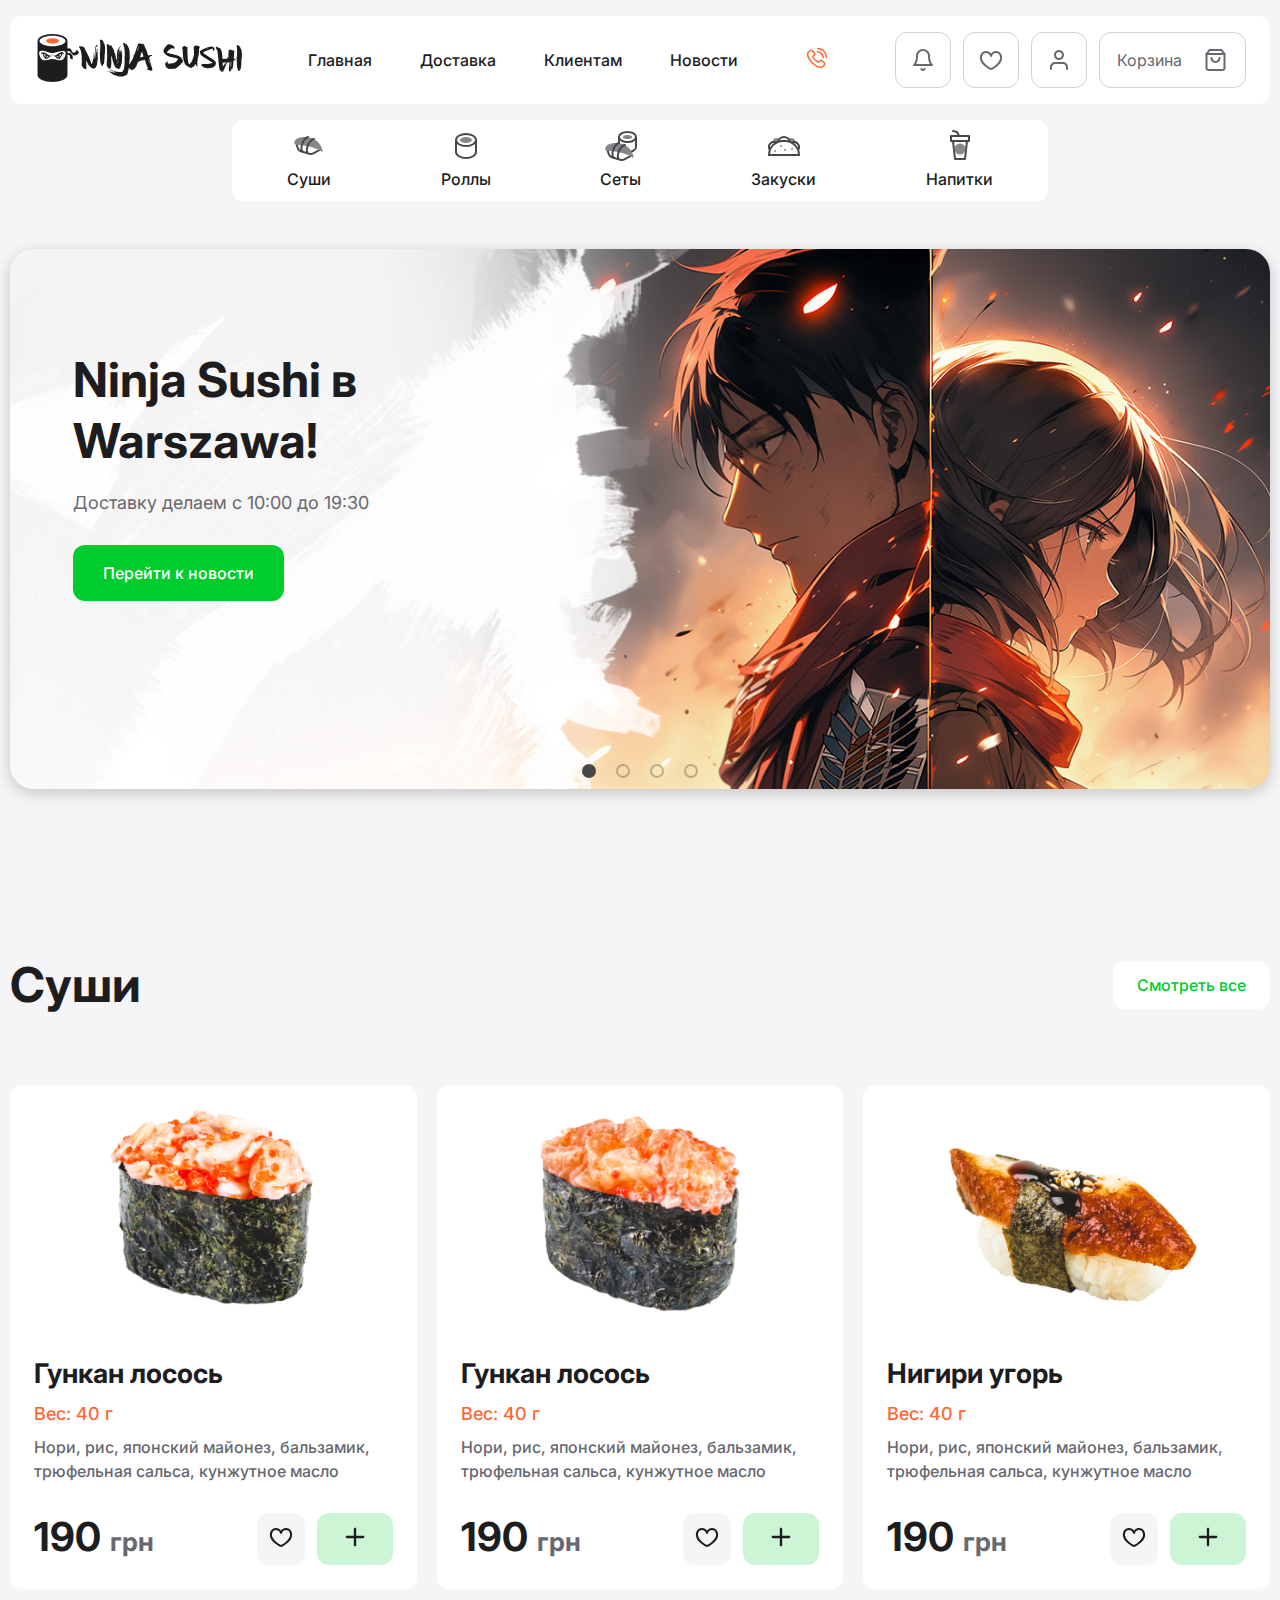
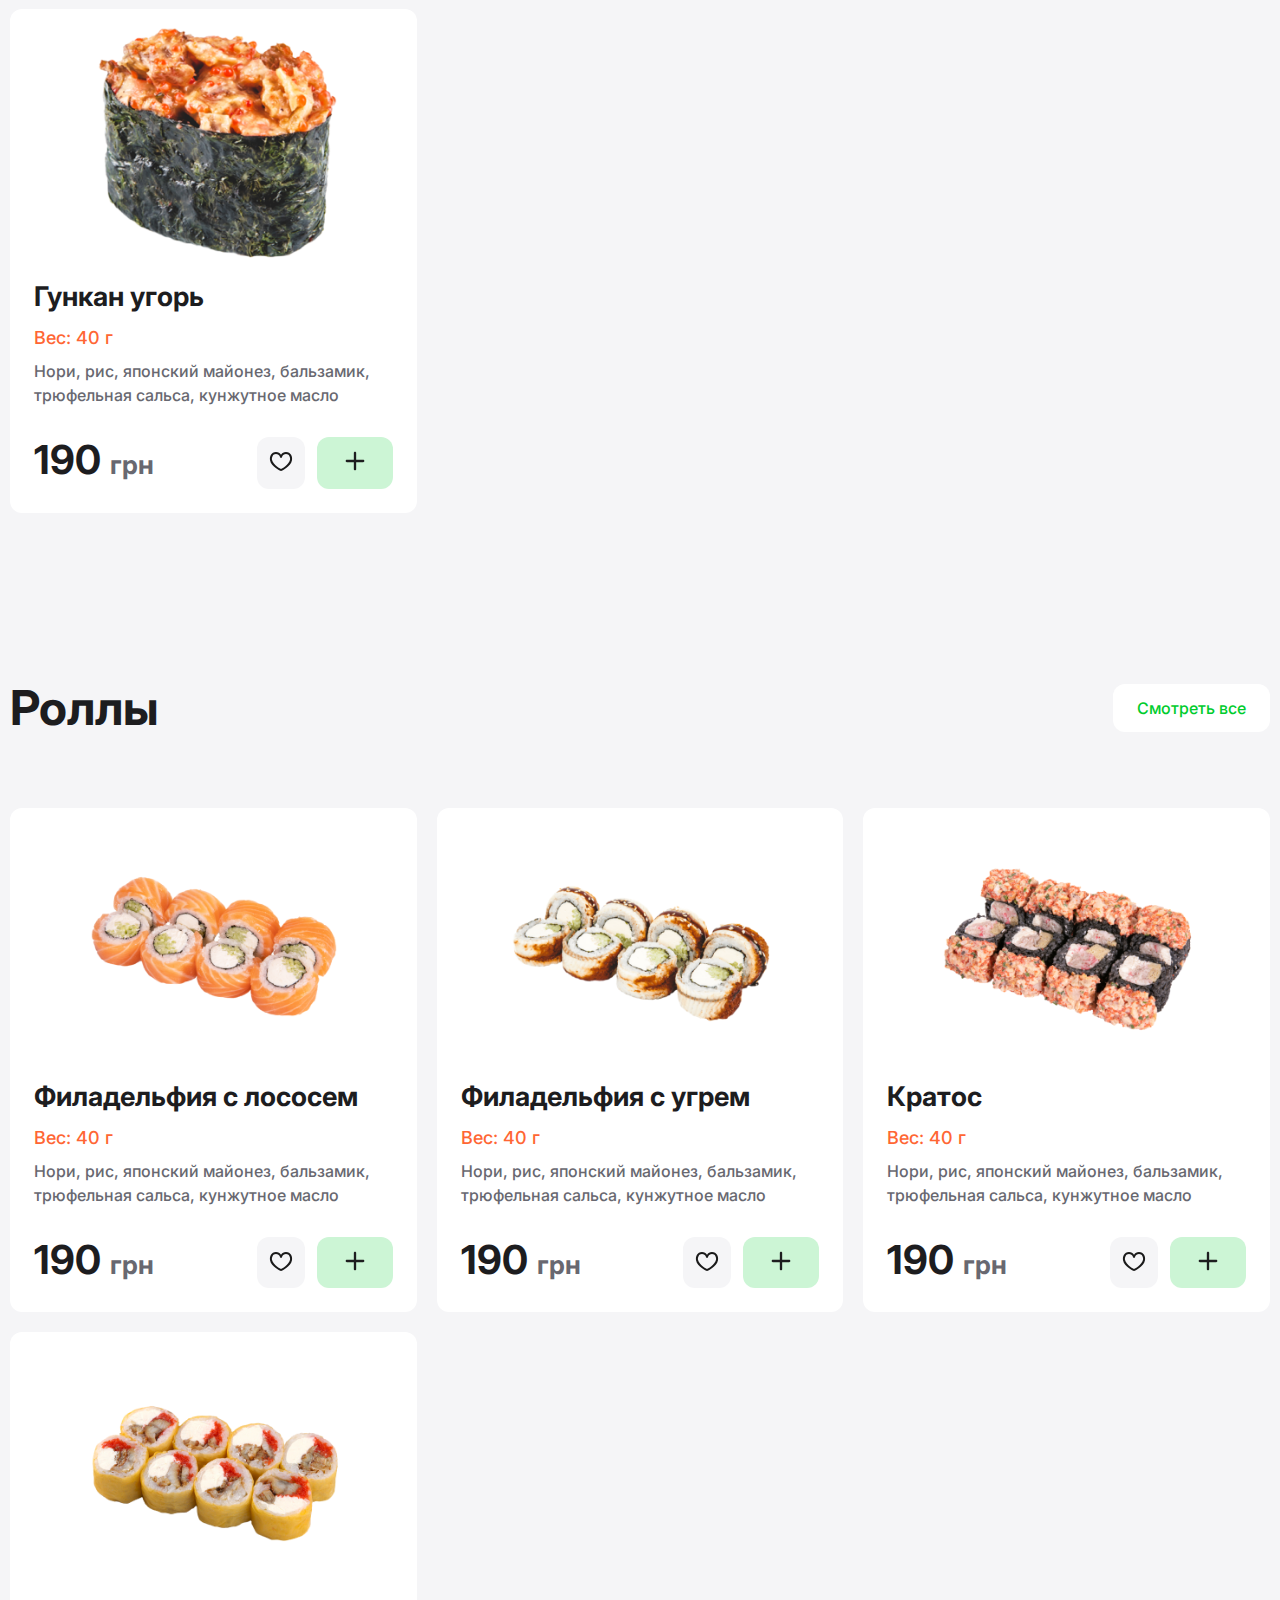
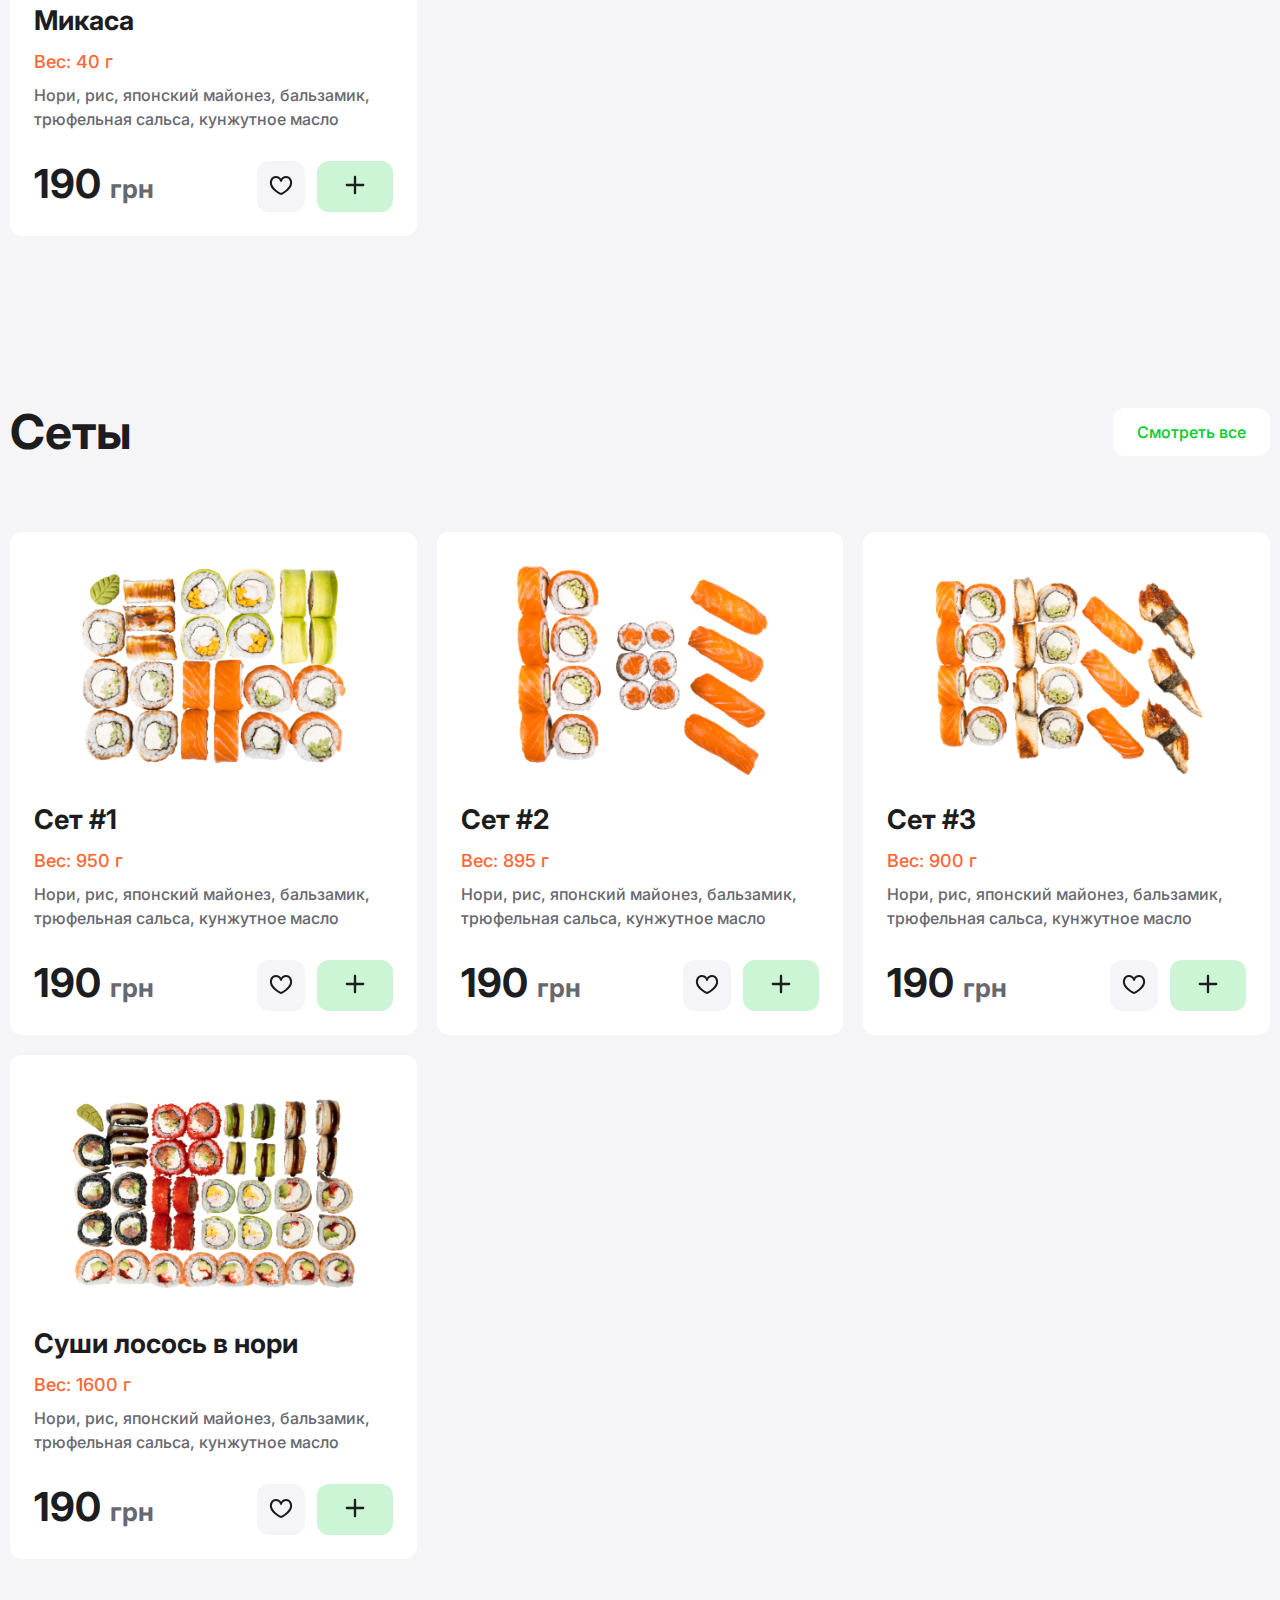
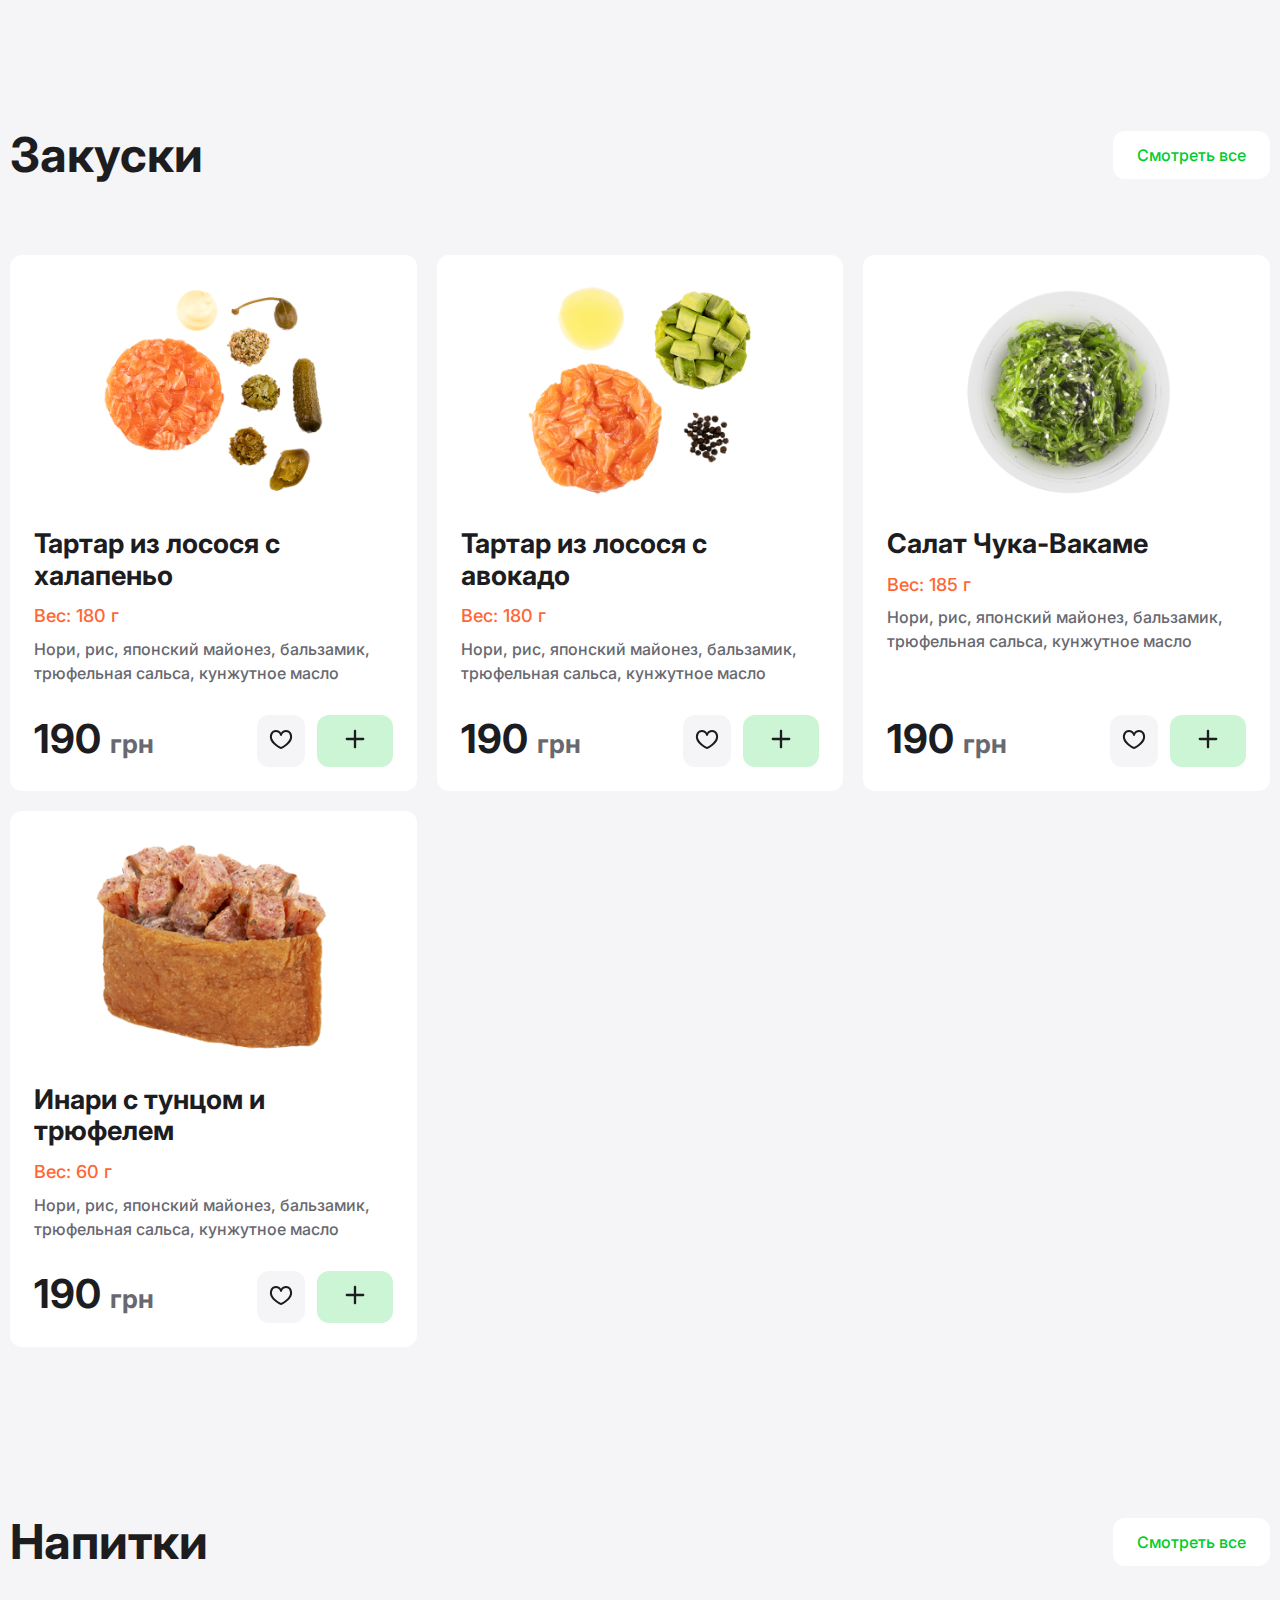
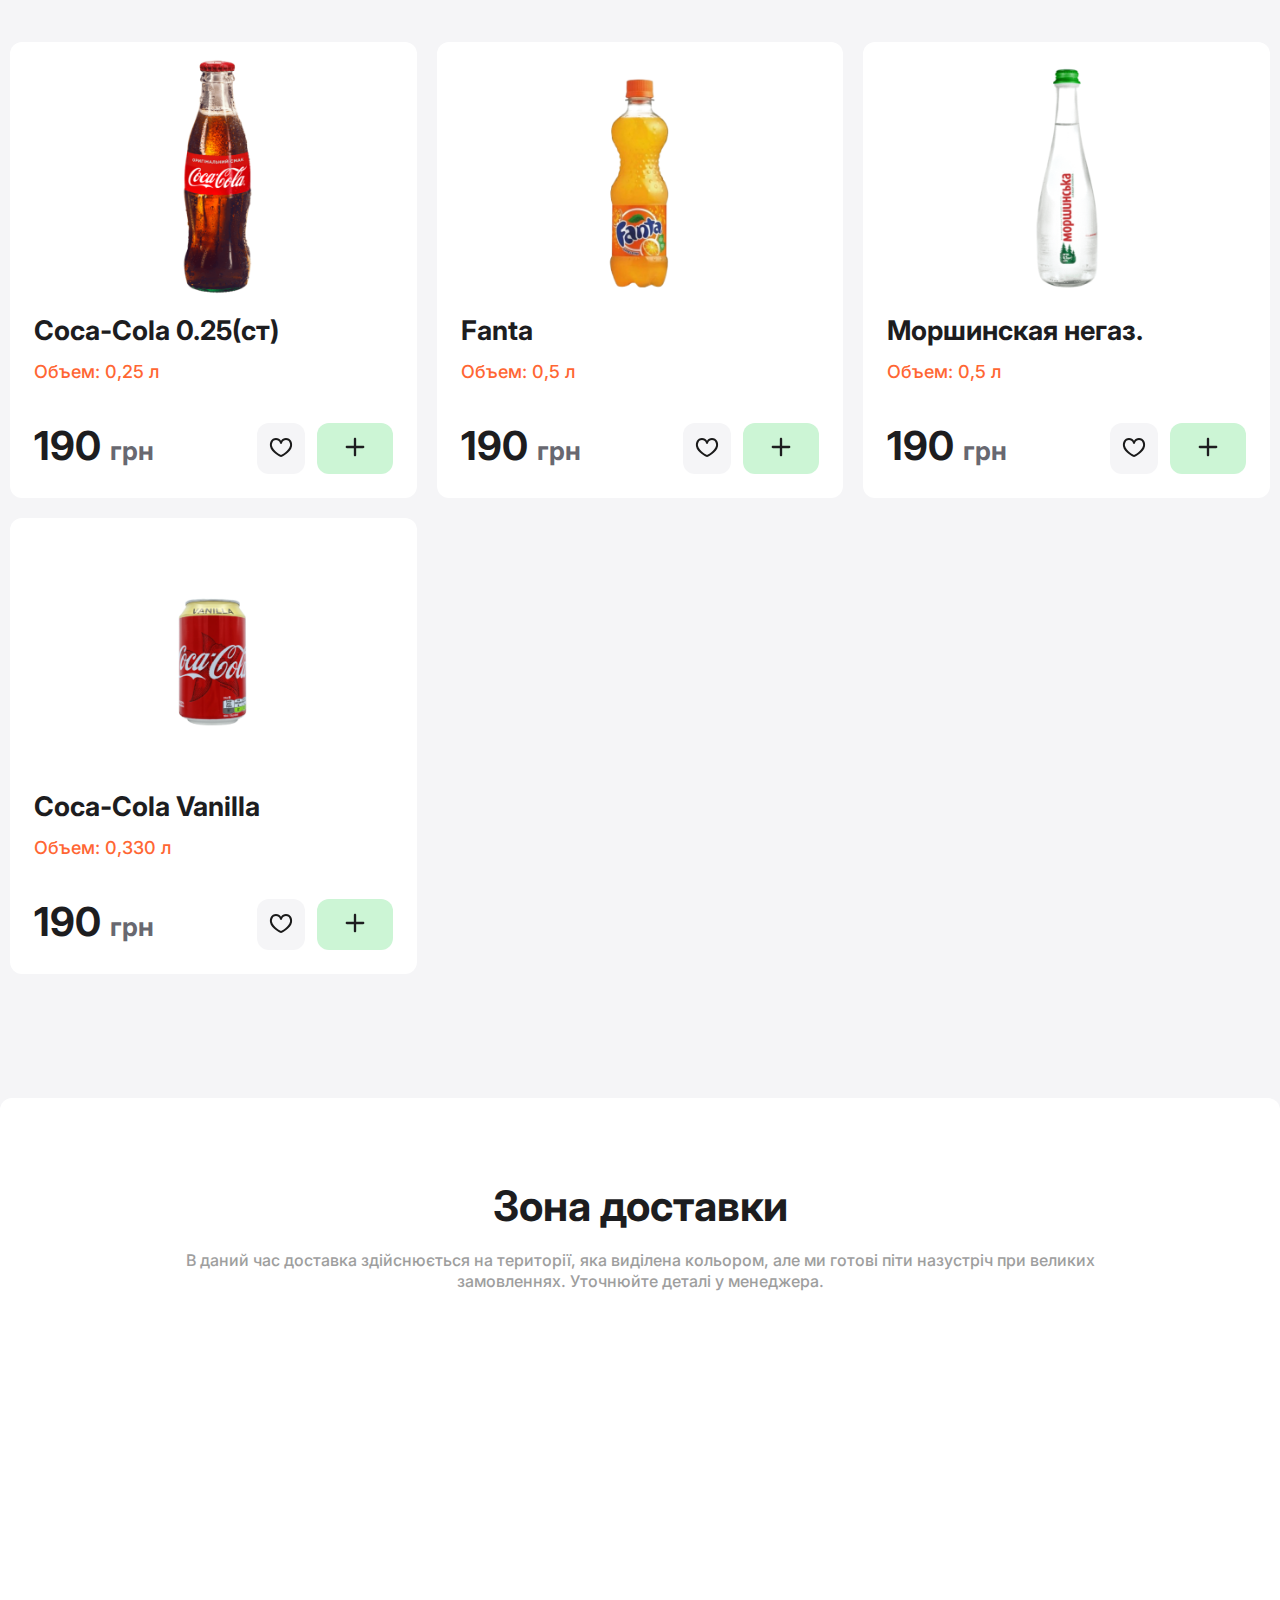
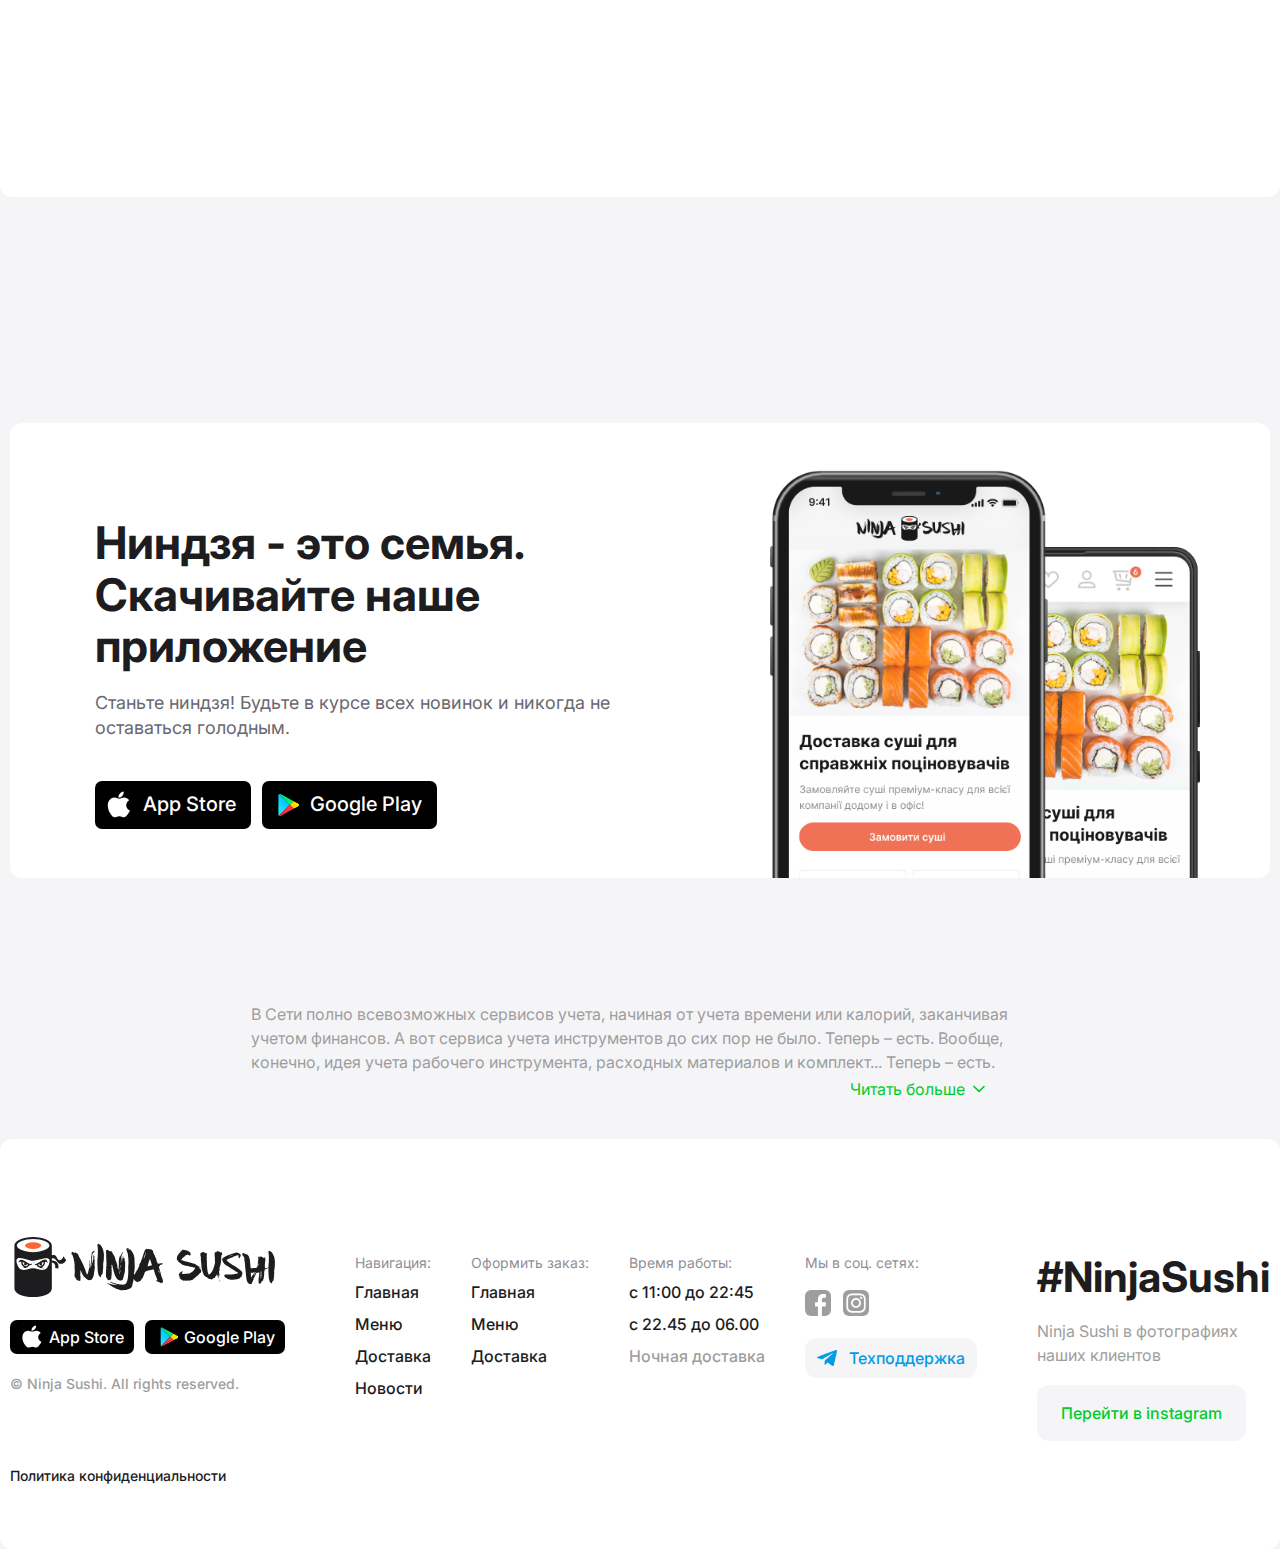
<file: index.html>
<!DOCTYPE html>
<html lang="ru">
<head>
  <meta charset="UTF-8">
  <meta name="viewport" content="width=device-width, initial-scale=1.0">
  <title>Ninja Sushi</title>
  <link rel="preconnect" href="https://fonts.googleapis.com">
  <link rel="preconnect" href="https://fonts.gstatic.com" crossorigin>
  <link href="https://fonts.googleapis.com/css2?family=Inter:wght@400;500;600700&display=swap" rel="stylesheet">
  <link rel="stylesheet" href="https://cdn.jsdelivr.net/npm/swiper@11/swiper-bundle.min.css" />
  <link rel="stylesheet" href="css/style.css">
</head>
<body>
  <div class="wrapper">
    <header class="header">
      <div class="header__container _continer">
        <div class="header__body">
          <div class="header__logo-container logo">
            <a href="#" class="logo__link">
              <ul class="logo__list">
                <li class="logo__item item-image">
                  <img src="images/header/logo/logo-mob.svg" alt="">
                </li>
                <li class="logo__item item-text">
                  <img src="images/header/logo/logo-text.svg" alt="">
                </li>
              </ul>
            </a>
          </div>
          <!-- /.header__logo-container -->
          <div class="header__country country">
            <ul class="country__list">
              <li class="country__item item-flag">
                <img src="images/header/country.svg" alt="country">
                <span class="country__link link-text">Украина</span>
              </li>
              <li class="country__item">
                <button class="country__link country-button">RU</button>
              </li>
            </ul>
            <!-- /.menu__list -->
          </div>
          <!-- /.header__country -->
          <nav class="header__menu menu">
            <ul class="menu__list">
              <li class="menu__item">
                <a href="#" class="menu__link">Главная</a>
              </li>
              <li class="menu__item">
                <a href="ninja_delivery.html" class="menu__link">Доставка</a>
              </li>
              <li class="menu__item">
                <a href="ninja_clients.html" class="menu__link">Клиентам</a>
              </li>
              <li class="menu__item">
                <a href="ninja_news_page.html" class="menu__link">Новости</a>
              </li>
            </ul>
            <!-- /.menu__list -->
          </nav>
          <!-- /.header__menu -->        
          <div class="block">
            <div class="block__phone phone">
              <a href="tel:+38 097 699 34 38" class="phone__image">
                <img src="images/header/phone.svg" alt="phone svg">
              </a>
              <a href="tel:+38 097 699 34 38" class="menu__link phone-link">+38 097 699 34 38</a>
            </div>
          </div>
          <!-- /.block-->
          <div class="header__buttons buttons">
            <ul class="buttons__list">
              <li class="buttons__item">
                <button class="buttons__link small-buttons">
                  <img src="images/header/bell.svg" alt="bell">
                </button>
              </li>
              <li class="buttons__item liked-item">
                <button class="buttons__link small-buttons">
                  <img src="images/header/liked.svg" alt="liked goods">
                </button>
              </li>
              <li class="buttons__item profile">
                <button class="buttons__link small-buttons">
                  <img src="images/header/profile.svg" alt="user profile">
                </button>
              <li class="buttons__item shopping-cart">
                <button class="buttons__link buttons__link_large">
                  <span class="buttons__text">Корзина</span>
                  <img src="images/header/shopping-cart.svg" alt="shopping cart">
                </button>
              </li>
              <li class="buttons__item">
                <button class="header__burger burger">
                  <span class="burger__line"></span>
                  <span class="burger__line"></span>
                  <span class="burger__line"></span>
                </button>
              </li>
            </ul>
            <!-- /.menu__list -->
          </div>
          <!-- /.header__buttons -->
        </div>
        <!-- /.header-body -->
      </div>
      <!-- /.header__container -->
    </header>
    <!-- /.header -->
    <main class="main">

      <!-- https://habr.com/ru/articles/519662/ почитать -->

      <div class="main__main-navigation main-navigation">
        <div class="main-navigation__container _continer">
          <div class="main-navigation__body">
            <nav class="main-navigation__navigation navigation">
              <ul class="navigation__list">
                <li class="navigation__item  first-item">
                  <a href="ninja_category.html" class="navigation__link">
                    <!-- <img src="images/main-main/navigation/Sushi.svg" alt="Rolls" class="navigation__icon"> -->
                    <svg xmlns="http://www.w3.org/2000/svg" width="32" height="32" class="navigation__icon">
                      <g fill="none">
                        <path stroke="#484848" stroke-linecap="round" stroke-linejoin="round" stroke-width="2"
                          d="M3.5 14l1.222 3.97a5 5 0 0 0 3.308 3.308l8.419 2.59a5 5 0 0 0 3.922-.42L26.5 20" />
                        <path fill="#86868B"
                          d="M28.57 21.528C26.776 19.473 19.43 17.186 13.5 16 6 14.5-1.5 16 2 10.5c3.364-5.287 23.638-6.602 27.584 9.935.321 1.347-.625 1.538-1.014 1.093z" class="item-path"/>
                        <path stroke="#484848" stroke-linecap="round" stroke-linejoin="round" stroke-width="2"
                          d="M15 7C9.945 8.264 6.684 18.82 9.5 21.5m5 1.5C12.134 17.664 17.017 9.72 21 9" />
                      </g>
                    </svg>
                    <span class="navigation__text">Суши</span>
                  </a>
                </li>
                <li class="navigation__item">
                  <a href="ninja_category.html" class="navigation__link">
                    <!-- <img src="images/main-main/navigation/test.svg" alt="" class="navigation__icon"> -->
                    <svg xmlns="http://www.w3.org/2000/svg" width="32" height="32" class="navigation__icon">
                      <g fill="none" transform="translate(6 4)">
                        <ellipse cx="10" cy="6" stroke="#484848" stroke-width="2" rx="10" ry="6" />
                        <ellipse cx="10" cy="6" fill="#86868B" rx="6" ry="3" class="item-path"/>
                        <path stroke="#484848" stroke-width="2" d="M0 6v12c0 3.314 4.477 6 10 6s10-2.686 10-6V6" />
                      </g>
                    </svg>
                    <span class="navigation__text">Роллы</span>
                  </a>
                </li>
                <li class="navigation__item">
                  <a href="ninja_category.html" class="navigation__link">
                    <!-- <img src="images/main-main/navigation/test2.svg" alt="Sets" class="navigation__icon"> -->
                    <svg xmlns="http://www.w3.org/2000/svg" width="32" height="32" class="navigation__icon">
                      <g fill="none">
                        <g transform="translate(14 2)">
                          <ellipse cx="8.5" cy="5" stroke="#484848" stroke-width="2" rx="8.5" ry="5" />
                          <ellipse cx="8.5" cy="5" fill="#86868B" rx="4.5" ry="2" class="item-path"/>
                          <path stroke="#484848" stroke-width="2" d="M0 5v10c0 2.761 3.806 5 8.5 5s8.5-2.239 8.5-5V5" />
                        </g>
                        <path stroke="#484848" stroke-linecap="round" stroke-linejoin="round" stroke-width="2"
                          d="M2.5 20l1.222 3.97a5 5 0 0 0 3.308 3.308l8.419 2.59a5 5 0 0 0 3.922-.42L25.5 26" />
                        <path fill="#86868B"
                          d="M27.57 27.528C25.776 25.473 18.43 23.186 12.5 22 5 20.5-2.5 22 1 16.5c3.364-5.287 23.638-6.602 27.584 9.935.321 1.347-.625 1.538-1.014 1.093z" class="item-path"/>
                        <path stroke="#484848" stroke-linecap="round" stroke-linejoin="round" stroke-width="2"
                          d="M14 13c-5.055 1.264-8.316 11.82-5.5 14.5m5 1.5c-2.366-5.336 2.517-13.28 6.5-14" />
                      </g>
                    </svg>
                    <span class="navigation__text">Сеты</span>
                  </a>
                </li>
                <li class="navigation__item">
                  <a href="ninja_category.html" class="navigation__link">
                    <!-- <img src="images/main-main/navigation/Boyls.svg" alt="Boyls" class="navigation__icon"> -->
                    <svg xmlns="http://www.w3.org/2000/svg" width="32" height="32" class="navigation__icon">
                      <g fill="none">
                        <path fill="#86868B" d="M12 11.5a3.5 3.5 0 0 0-7 0m22 0a3.5 3.5 0 0 0-7 0" class="item-path"/>
                        <path stroke="#484848" stroke-width="2"
                          d="M21.909 11.953a6.002 6.002 0 0 0-11.849.193m19.96 7.828a5 5 0 0 0-6.279-7.436m-15.277.11a5 5 0 0 0-6.43 7.396" />
                        <path stroke="#484848" stroke-width="2" d="M15 11h2c7.732 0 14 6.268 14 14H1c0-7.732 6.268-14 14-14z" />
                        <circle cx="13" cy="16" r="1" fill="#86868B" class="item-path"/>
                        <circle cx="17" cy="20" r="1" fill="#86868B" class="item-path"/>
                        <circle cx="24" cy="19" r="1" fill="#86868B" class="item-path"/>
                        <circle cx="7" cy="21" r="1" fill="#86868B" class="item-path"/>
                      </g>
                    </svg>
                    <span class="navigation__text">Закуски</span>
                  </a>
                </li>
                <li class="navigation__item">
                  <a href="ninja_category.html" class="navigation__link">
                    <!-- <img src="images/main-main/navigation/Drinks.svg" alt="Drinks" class="navigation__icon"> -->
                    <svg xmlns="http://www.w3.org/2000/svg" width="32" height="32" class="navigation__icon">
                      <g fill="none">
                        <path stroke="#484848" stroke-linecap="round" stroke-linejoin="round" stroke-width="2"
                          d="M9 11h14l-2 18H11zM7 6h18v5H7z" />
                        <circle cx="16" cy="19" r="5.5" fill="#86868B" class="item-path"/>
                        <path stroke="#484848" stroke-linecap="round" stroke-linejoin="round" stroke-width="2" d="M15 6l-2-4-4-1" />
                      </g>
                    </svg>
                    <span class="navigation__text">Напитки</span>
                  </a>
                </li>
              </ul>
            </nav>
            <!-- /.main__navigation -->
          </div>
          <!-- /.main__body -->
        </div>
        <!-- /.main__container -->
      </div>
      <!-- /.main__main-navigation -->
      <section class="main__main-slider main-slider">
        <div class="main-slider__container _continer">
          <div class="swiper main-swiper">
            <div class="swiper-wrapper main-swiper-wrapper">
              <!-- Slides -->
              <div class="swiper-slide main-slide">
                <img class="bg-img" src="images/main-main/main-slider/mikasa.jpg" alt="mikasa">
                <img class="bg-mb-img" src="images/main-main/main-slider/mb-mikasa-w.jpg" alt="warszawa">
                <div class="main-slider__info slider-info">
                  <h1 class="slider-info__heading">Ninja Sushi в Warszawa!</h1>
                  <p class="slider-info__text">Доставку делаем с 10:00 до 19:30</p>
                  <a href="ninja_separate_news.html" class="slider-info__link">Перейти к новости</a>
                </div>
              </div>
              <div class="swiper-slide main-slide">
                <img class="bg-img" src="images/main-main/main-slider/warszawa.webp" alt="warszawa">
                <img class="bg-mb-img" src="images/main-main/main-slider/mb-warszawa.webp" alt="warszawa">
                <div class="main-slider__info slider-info">
                  <h1 class="slider-info__heading">Ninja Sushi в Warszawa!</h1>
                  <p class="slider-info__text">Доставку делаем с 10:00 до 19:30</p>
                  <a href="ninja_separate_news.html" class="slider-info__link">Перейти к новости</a>
                </div>
              </div>
              <div class="swiper-slide main-slide">
                <img class="bg-img" src="images/main-main/main-slider/dragon.webp" alt="dragon">
                <img class="bg-mb-img" src="images/main-main/main-slider/mb-dragon.webp" alt="warszawa">
                <div class="main-slider__info slider-info">
                  <h1 class="slider-info__heading">Ninja Sushi в Киеве! Пока только на левом берегу</h1>
                  <p class="slider-info__text">Доставку делаем с 10:00 до 19:30</p>
                  <a href="ninja_separate_news.html" class="slider-info__link">Перейти к новости</a>
                </div>
              </div>
              <div class="swiper-slide main-slide">
                <img class="bg-img" src="images/main-main/main-slider/soldier.webp" alt="">
                <img class="bg-mb-img" src="images/main-main/main-slider/mb-soldier.webp" alt="warszawa">
                <div class="main-slider__info slider-info">
                  <h1 class="slider-info__heading">Ninja Sushi в Киеве! Пока только на левом берегу</h1>
                  <p class="slider-info__text">Доставку делаем с 10:00 до 19:30</p>
                  <a href="ninja_separate_news.html" class="slider-info__link">Перейти к новости</a>
                </div>
              </div>
            </div>
            <!-- If we need pagination -->
            <div class="swiper-pagination"></div>
          </div>
        </div>
      </section>
      <!-- /.main__main-slider -->
      <section id="sushi" class="main__main-sushi main-sushi">
        <div class="main-sushi__container _continer">
          <div class="main-sushi__header">
            <h2 class="main-sushi__title">Суши</h2>
            <a href="ninja_category.html" class="main-sushi__more">Смотреть все</a>
          </div>
          <!-- /.main-sushi__header -->
          <div class="main-sushi__main-content main-content">
            <article class="main-card">
              <div class="main-card__container">
                <div class="main-card__link">
                  <a href="food.html" class="main-card__image image-card">
                    <img class="image-card__image" src="images/main-main/main-sushi/gunkan-salmon.png" alt="gunkan salmon">
                  </a>
                </div>
                <h4 class="main-card__title">
                  <a href="food.html" class="main-card__link-title">Гункан лосось</a>
                </h4>
                <div class="main-card__info info-card">
                  <div class="info-card__weight">Вес: 40 г</div>
                  <div class="info-card__description">
                    Нори, рис, японский майонез, бальзамик, трюфельная сальса, кунжутное масло
                  </div>
                </div>
              </div>
              <div class="main-card__footer">
                <div class="main-card__price">190 <span class="price__currency">грн</span></div>
                <a href="#" class="main-card__like"><img src="images/main-main/main-sushi/icons/like-sushi.svg" alt=""></a>
                <button class="main-card__add"><img src="images/main-main/main-sushi/icons/add-to-cart.svg"></button>
              </div>
            </article>
            <article class="main-card">
              <div class="main-card__container">
                <div class="main-card__link">
                  <a href="food.html" class="main-card__image image-card">
                    <img class="image-card__image" src="images/main-main/main-sushi/gunkan-shrimp.png" alt="gunkan shrimp">
                  </a>
                </div>
                <h4 class="main-card__title">
                  <a href="food.html" class="main-card__link-title">Гункан лосось</a>
                </h4>
                <div class="main-card__info info-card">
                  <div class="info-card__weight">Вес: 40 г</div>
                  <div class="info-card__description">
                    Нори, рис, японский майонез, бальзамик, трюфельная сальса, кунжутное масло
                  </div>
                </div>
              </div>
              <div class="main-card__footer">
                <div class="main-card__price">190 <span class="price__currency">грн</span></div>
                <a href="#" class="main-card__like"><img src="images/main-main/main-sushi/icons/like-sushi.svg" alt=""></a>
                <button class="main-card__add"><img src="images/main-main/main-sushi/icons/add-to-cart.svg"></button>
              </div>
            </article>
            <article class="main-card">
              <div class="main-card__container">
                <div class="main-card__link">
                  <a href="food.html" class="main-card__image image-card">
                    <img class="image-card__image" src="images/main-main/main-sushi/nigiri-the-eel.png" alt="nigiri">
                  </a>
                </div>
                <h4 class="main-card__title">
                  <a href="food.html" class="main-card__link-title">Нигири угорь</a>
                </h4>
                <div class="main-card__info info-card">
                  <div class="info-card__weight">Вес: 40 г</div>
                  <div class="info-card__description">
                    Нори, рис, японский майонез, бальзамик, трюфельная сальса, кунжутное масло
                  </div>
                </div>
              </div>
              <div class="main-card__footer">
                <div class="main-card__price">190 <span class="price__currency">грн</span></div>
                <a href="#" class="main-card__like"><img src="images/main-main/main-sushi/icons/like-sushi.svg" alt=""></a>
                <button class="main-card__add"><img src="images/main-main/main-sushi/icons/add-to-cart.svg"></button>
              </div>
              <!-- <div class="main-card__body">
                            <div class="main-card__footer">
                              <div class="main-card__price">190 <span class="price__currency">грн</span></div>
                              <a href="#" class="main-card__like"><img src="images/main-main/main-sushi/icons/like-sushi.svg" alt=""></a>
                              <button class="main-card__add"><img src="images/main-main/main-sushi/icons/add-to-cart.svg"></button>
                            </div>
                          </div> -->
            </article>
            <article class="main-card">
              <div class="main-card__container">
                <div class="main-card__link">
                  <a href="food.html" class="main-card__image image-card">
                    <img class="image-card__image" src="images/main-main/main-sushi/gunkan-the-eel.png" alt="gunkan salmon">
                  </a>
                </div>
                <h4 class="main-card__title">
                  <a href="food.html" class="main-card__link-title">Гункан угорь</a>
                </h4>
                <div class="main-card__info info-card">
                  <div class="info-card__weight">Вес: 40 г</div>
                  <div class="info-card__description">
                    Нори, рис, японский майонез, бальзамик, трюфельная сальса, кунжутное масло
                  </div>
                </div>
              </div>
              <div class="main-card__footer">
                <div class="main-card__price">190 <span class="price__currency">грн</span></div>
                <a href="#" class="main-card__like"><img src="images/main-main/main-sushi/icons/like-sushi.svg" alt=""></a>
                <button class="main-card__add"><img src="images/main-main/main-sushi/icons/add-to-cart.svg"></button>
              </div>
            </article>
            <!-- <article class="main-card">
              <div class="main-card__container">
                <div class="main-card__link">
                  <a href="#" class="main-card__image image-card">
                    <img class="image-card__image" src="images/main-main/main-sushi/nigiri-shrimp.png" alt="gunkan salmon">
                  </a>
                </div>
                <h4 class="main-card__title">
                  <a href="#" class="main-card__link-title">Нигири угорь</a>
                </h4>
                <div class="main-card__info info-card">
                  <div class="info-card__weight">Вес: 40 г</div>
                  <div class="info-card__description">
                    Нори, рис, японский майонез, бальзамик, трюфельная сальса, кунжутное масло
                  </div>
                </div>
              </div>
              <div class="main-card__footer">
                <div class="main-card__price">190 <span class="price__currency">грн</span></div>
                <a href="#" class="main-card__like"><img src="images/main-main/main-sushi/icons/like-sushi.svg" alt=""></a>
                <button class="main-card__add"><img src="images/main-main/main-sushi/icons/add-to-cart.svg"></button>
              </div>
            </article>
            <article class="main-card">
              <div class="main-card__container">
                <div class="main-card__link">
                  <a href="#" class="main-card__image image-card">
                    <img class="image-card__image" src="images/main-main/main-sushi/gunkan-herrir.png" alt="gunkan tuna">
                  </a>
                </div>
                <h4 class="main-card__title">
                  <a href="#" class="main-card__link-title">Гункан с тунцом и трюфелем</a>
                </h4>
                <div class="main-card__info info-card">
                  <div class="info-card__weight">Вес: 40 г</div>
                  <div class="info-card__description">
                    Нори, рис, японский майонез, бальзамик, трюфельная сальса, кунжутное масло
                  </div>
                </div>
              </div>
              <div class="main-card__footer">
                <div class="main-card__price">190 <span class="price__currency">грн</span></div>
                <a href="#" class="main-card__like"><img src="images/main-main/main-sushi/icons/like-sushi.svg" alt=""></a>
                <button class="main-card__add"><img src="images/main-main/main-sushi/icons/add-to-cart.svg"></button>
              </div>
            </article>
            <article class="main-card">
              <div class="main-card__container">
                <div class="main-card__link">
                  <a href="#" class="main-card__image image-card">
                    <img class="image-card__image" src="images/main-main/main-sushi/gunkan-tuna.png" alt="gunkan salmon">
                  </a>
                </div>
                <h4 class="main-card__title">
                  <a href="#" class="main-card__link-title">Гункан тунец спайси</a>
                </h4>
                <div class="main-card__info info-card">
                  <div class="info-card__weight">Вес: 40 г</div>
                  <div class="info-card__description">
                    Нори, рис, японский майонез, бальзамик, трюфельная сальса, кунжутное масло
                  </div>
                </div>
              </div>
              <div class="main-card__footer">
                <div class="main-card__price">190 <span class="price__currency">грн</span></div>
                <a href="#" class="main-card__like"><img src="images/main-main/main-sushi/icons/like-sushi.svg" alt=""></a>
                <button class="main-card__add"><img src="images/main-main/main-sushi/icons/add-to-cart.svg"></button>
              </div>
            </article>
            <article class="main-card">
              <div class="main-card__container">
                <div class="main-card__link">
                  <a href="#" class="main-card__image image-card">
                    <img class="image-card__image" src="images/main-main/main-sushi/gunkan-the-eel.png" alt="gunkan salmon">
                  </a>
                </div>
                <h4 class="main-card__title">
                  <a href="#" class="main-card__link-title">Гункан угорь</a>
                </h4>
                <div class="main-card__info info-card">
                  <div class="info-card__weight">Вес: 40 г</div>
                  <div class="info-card__description">
                    Нори, рис, японский майонез, бальзамик, трюфельная сальса, кунжутное масло
                  </div>
                </div>
              </div>
              <div class="main-card__footer">
                <div class="main-card__price">190 <span class="price__currency">грн</span></div>
                <a href="#" class="main-card__like"><img src="images/main-main/main-sushi/icons/like-sushi.svg" alt=""></a>
                <button class="main-card__add"><img src="images/main-main/main-sushi/icons/add-to-cart.svg"></button>
              </div>
            </article>
            <article class="main-card">
              <div class="main-card__container">
                <div class="main-card__link">
                  <a href="#" class="main-card__image image-card">
                    <img class="image-card__image" src="images/main-main/main-sushi/nigiri-tuna.png" alt="gunkan salmon">
                  </a>
                </div>
                <h4 class="main-card__title">
                  <a href="#" class="main-card__link-title">Нигири тунец</a>
                </h4>
                <div class="main-card__info info-card">
                  <div class="info-card__weight">Вес: 40 г</div>
                  <div class="info-card__description">
                    Нори, рис, японский майонез, бальзамик, трюфельная сальса, кунжутное масло
                  </div>
                </div>
              </div>
              <div class="main-card__footer">
                <div class="main-card__price">190 <span class="price__currency">грн</span></div>
                <a href="#" class="main-card__like"><img src="images/main-main/main-sushi/icons/like-sushi.svg" alt=""></a>
                <button class="main-card__add"><img src="images/main-main/main-sushi/icons/add-to-cart.svg"></button>
              </div>
            </article> -->
          </div>
        </div>
        <!-- /.main-sushi__container -->
      </section>
      <!-- /.main__main-sushi -->
      <section id="rolls" class="main__main-rolls main-sushi">
        <div class="main-sushi__container _continer">
          <div class="main-sushi__header">
            <h2 class="main-sushi__title">Роллы</h2>
            <a href="ninja_category.html" class="main-sushi__more">Смотреть все</a>
          </div>
          <!-- /.main-sushi__header -->
          <div class="main-sushi__main-content main-content">
            <article class="main-card">
              <div class="main-card__container">
                <div class="main-card__link">
                  <a href="food.html" class="main-card__image image-card">
                    <img class="image-card__image" src="images/main-main/main-rolls/philadelphia-with-salmon.png" alt="gunkan salmon">
                  </a>
                </div>
                <h4 class="main-card__title">
                  <a href="food.html" class="main-card__link-title">Филадельфия с лососем</a>
                </h4>
                <div class="main-card__info info-card">
                  <div class="info-card__weight">Вес: 40 г</div>
                  <div class="info-card__description">
                    Нори, рис, японский майонез, бальзамик, трюфельная сальса, кунжутное масло
                  </div>
                </div>
              </div>
              <div class="main-card__footer">
                <div class="main-card__price">190 <span class="price__currency">грн</span></div>
                <a href="#" class="main-card__like"><img src="images/main-main/main-sushi/icons/like-sushi.svg" alt=""></a>
                <button class="main-card__add"><img src="images/main-main/main-sushi/icons/add-to-cart.svg"></button>
              </div>
            </article>
            <article class="main-card">
              <div class="main-card__container">
                <div class="main-card__link">
                  <a href="food.html" class="main-card__image image-card">
                    <img class="image-card__image" src="images/main-main/main-rolls/philadelphia-the-eel.png" alt="gunkan shrimp">
                  </a>
                </div>
                <h4 class="main-card__title">
                  <a href="food.html" class="main-card__link-title">Филадельфия с угрем</a>
                </h4>
                <div class="main-card__info info-card">
                  <div class="info-card__weight">Вес: 40 г</div>
                  <div class="info-card__description">
                    Нори, рис, японский майонез, бальзамик, трюфельная сальса, кунжутное масло
                  </div>
                </div>
              </div>
              <div class="main-card__footer">
                <div class="main-card__price">190 <span class="price__currency">грн</span></div>
                <a href="#" class="main-card__like"><img src="images/main-main/main-sushi/icons/like-sushi.svg" alt=""></a>
                <button class="main-card__add"><img src="images/main-main/main-sushi/icons/add-to-cart.svg"></button>
              </div>
            </article>
            <article class="main-card">
              <div class="main-card__container">
                <div class="main-card__link">
                  <a href="food.html" class="main-card__image image-card">
                    <img class="image-card__image" src="images/main-main/main-rolls/cratos.png" alt="nigiri">
                  </a>
                </div>
                <h4 class="main-card__title">
                  <a href="food.html" class="main-card__link-title">Кратос</a>
                </h4>
                <div class="main-card__info info-card">
                  <div class="info-card__weight">Вес: 40 г</div>
                  <div class="info-card__description">
                    Нори, рис, японский майонез, бальзамик, трюфельная сальса, кунжутное масло
                  </div>
                </div>
              </div>
              <div class="main-card__footer">
                <div class="main-card__price">190 <span class="price__currency">грн</span></div>
                <a href="#" class="main-card__like"><img src="images/main-main/main-sushi/icons/like-sushi.svg" alt=""></a>
                <button class="main-card__add"><img src="images/main-main/main-sushi/icons/add-to-cart.svg"></button>
              </div>
            </article>
            <article class="main-card">
              <div class="main-card__container">
                <div class="main-card__link">
                  <a href="food.html" class="main-card__image image-card">
                    <img class="image-card__image" src="images/main-main/main-rolls/mikasa.png" alt="gunkan salmon">
                  </a>
                </div>
                <h4 class="main-card__title">
                  <a href="food.html" class="main-card__link-title">Микаса</a>
                </h4>
                <div class="main-card__info info-card">
                  <div class="info-card__weight">Вес: 40 г</div>
                  <div class="info-card__description">
                    Нори, рис, японский майонез, бальзамик, трюфельная сальса, кунжутное масло
                  </div>
                </div>
              </div>
              <div class="main-card__footer">
                <div class="main-card__price">190 <span class="price__currency">грн</span></div>
                <a href="#" class="main-card__like"><img src="images/main-main/main-sushi/icons/like-sushi.svg" alt=""></a>
                <button class="main-card__add"><img src="images/main-main/main-sushi/icons/add-to-cart.svg"></button>
              </div>
            </article>
            <!-- <article class="main-card">
              <div class="main-card__container">
                <div class="main-card__link">
                  <a href="#" class="main-card__image image-card">
                    <img class="image-card__image" src="images/main-main/main-rolls/yamomoto.png" alt="gunkan salmon">
                  </a>
                </div>
                <h4 class="main-card__title">
                  <a href="#" class="main-card__link-title">Ямамото</a>
                </h4>
                <div class="main-card__info info-card">
                  <div class="info-card__weight">Вес: 40 г</div>
                  <div class="info-card__description">
                    Нори, рис, японский майонез, бальзамик, трюфельная сальса, кунжутное масло
                  </div>
                </div>
              </div>
              <div class="main-card__footer">
                <div class="main-card__price">190 <span class="price__currency">грн</span></div>
                <a href="#" class="main-card__like"><img src="images/main-main/main-sushi/icons/like-sushi.svg" alt=""></a>
                <button class="main-card__add"><img src="images/main-main/main-sushi/icons/add-to-cart.svg"></button>
              </div>
            </article>
            <article class="main-card">
              <div class="main-card__container">
                <div class="main-card__link">
                  <a href="#" class="main-card__image image-card">
                    <img class="image-card__image" src="images/main-main/main-rolls/baked-shrimp.png" alt="gunkan tuna">
                  </a>
                </div>
                <h4 class="main-card__title">
                  <a href="#" class="main-card__link-title">Запеченная креветка</a>
                </h4>
                <div class="main-card__info info-card">
                  <div class="info-card__weight">Вес: 40 г</div>
                  <div class="info-card__description">
                    Нори, рис, японский майонез, бальзамик, трюфельная сальса, кунжутное масло
                  </div>
                </div>
              </div>
              <div class="main-card__footer">
                <div class="main-card__price">190 <span class="price__currency">грн</span></div>
                <a href="#" class="main-card__like"><img src="images/main-main/main-sushi/icons/like-sushi.svg" alt=""></a>
                <button class="main-card__add"><img src="images/main-main/main-sushi/icons/add-to-cart.svg"></button>
              </div>
            </article>
            <article class="main-card">
              <div class="main-card__container">
                <div class="main-card__link">
                  <a href="#" class="main-card__image image-card">
                    <img class="image-card__image" src="images/main-main/main-rolls/cheese-with-salmon.png" alt="gunkan salmon">
                  </a>
                </div>
                <h4 class="main-card__title">
                  <a href="#" class="main-card__link-title">Сырный с лососем</a>
                </h4>
                <div class="main-card__info info-card">
                  <div class="info-card__weight">Вес: 40 г</div>
                  <div class="info-card__description">
                    Нори, рис, японский майонез, бальзамик, трюфельная сальса, кунжутное масло
                  </div>
                </div>
              </div>
              <div class="main-card__footer">
                <div class="main-card__price">190 <span class="price__currency">грн</span></div>
                <a href="#" class="main-card__like"><img src="images/main-main/main-sushi/icons/like-sushi.svg" alt=""></a>
                <button class="main-card__add"><img src="images/main-main/main-sushi/icons/add-to-cart.svg"></button>
              </div>
            </article>
            <article class="main-card">
              <div class="main-card__container">
                <div class="main-card__link">
                  <a href="#" class="main-card__image image-card">
                    <img class="image-card__image" src="images/main-main/main-rolls/mikasa.png" alt="gunkan salmon">
                  </a>
                </div>
                <h4 class="main-card__title">
                  <a href="#" class="main-card__link-title">Микаса</a>
                </h4>
                <div class="main-card__info info-card">
                  <div class="info-card__weight">Вес: 40 г</div>
                  <div class="info-card__description">
                    Нори, рис, японский майонез, бальзамик, трюфельная сальса, кунжутное масло
                  </div>
                </div>
              </div>
              <div class="main-card__footer">
                <div class="main-card__price">190 <span class="price__currency">грн</span></div>
                <a href="#" class="main-card__like"><img src="images/main-main/main-sushi/icons/like-sushi.svg" alt=""></a>
                <button class="main-card__add"><img src="images/main-main/main-sushi/icons/add-to-cart.svg"></button>
              </div>
            </article>
            <article class="main-card">
              <div class="main-card__container">
                <div class="main-card__link">
                  <a href="#" class="main-card__image image-card">
                    <img class="image-card__image" src="images/main-main/main-rolls/combo-philadelphia.png" alt="gunkan salmon">
                  </a>
                </div>
                <h4 class="main-card__title">
                  <a href="#" class="main-card__link-title">Комбо Филадельфия</a>
                </h4>
                <div class="main-card__info info-card">
                  <div class="info-card__weight">Вес: 40 г</div>
                  <div class="info-card__description">
                    Нори, рис, японский майонез, бальзамик, трюфельная сальса, кунжутное масло
                  </div>
                </div>
              </div>
              <div class="main-card__footer">
                <div class="main-card__price">190 <span class="price__currency">грн</span></div>
                <a href="#" class="main-card__like"><img src="images/main-main/main-sushi/icons/like-sushi.svg" alt=""></a>
                <button class="main-card__add"><img src="images/main-main/main-sushi/icons/add-to-cart.svg"></button>
              </div>
            </article> -->
          </div>
        </div>
        <!-- /.main-sushi__container -->
      </section>
      <!-- /.main__main-rolls -->
      <section id="sets" class="main__main-sets main-sushi">
        <div class="main-sushi__container _continer">
          <div class="main-sushi__header">
            <h2 class="main-sushi__title">Сеты</h2>
            <a href="ninja_category.html" class="main-sushi__more">Смотреть все</a>
          </div>
          <!-- /.main-sushi__header -->
          <div class="main-sushi__main-content main-content">
            <article class="main-card">
              <div class="main-card__container">
                <div class="main-card__link">
                  <a href="food.html" class="main-card__image image-card">
                    <img class="image-card__image" src="images/main-main/main-sets/set1.png"
                      alt="gunkan salmon">
                  </a>
                </div>
                <h4 class="main-card__title">
                  <a href="food.html" class="main-card__link-title">Сет #1</a>
                </h4>
                <div class="main-card__info info-card">
                  <div class="info-card__weight">Вес: 950 г</div>
                  <div class="info-card__description">
                    Нори, рис, японский майонез, бальзамик, трюфельная сальса, кунжутное масло
                  </div>
                </div>
              </div>
              <div class="main-card__footer">
                <div class="main-card__price">190 <span class="price__currency">грн</span></div>
                <a href="#" class="main-card__like"><img src="images/main-main/main-sushi/icons/like-sushi.svg" alt=""></a>
                <button class="main-card__add"><img src="images/main-main/main-sushi/icons/add-to-cart.svg"></button>
              </div>
            </article>
            <article class="main-card">
              <div class="main-card__container">
                <div class="main-card__link">
                  <a href="food.html" class="main-card__image image-card">
                    <img class="image-card__image" src="images/main-main/main-sets/set2.png"
                      alt="gunkan shrimp">
                  </a>
                </div>
                <h4 class="main-card__title">
                  <a href="food.html" class="main-card__link-title">Сет #2</a>
                </h4>
                <div class="main-card__info info-card">
                  <div class="info-card__weight">Вес: 895 г</div>
                  <div class="info-card__description">
                    Нори, рис, японский майонез, бальзамик, трюфельная сальса, кунжутное масло
                  </div>
                </div>
              </div>
              <div class="main-card__footer">
                <div class="main-card__price">190 <span class="price__currency">грн</span></div>
                <a href="#" class="main-card__like"><img src="images/main-main/main-sushi/icons/like-sushi.svg" alt=""></a>
                <button class="main-card__add"><img src="images/main-main/main-sushi/icons/add-to-cart.svg"></button>
              </div>
            </article>
            <article class="main-card">
              <div class="main-card__container">
                <div class="main-card__link">
                  <a href="food.html" class="main-card__image image-card">
                    <img class="image-card__image" src="images/main-main/main-sets/set3.png" alt="nigiri">
                  </a>
                </div>
                <h4 class="main-card__title">
                  <a href="food.html" class="main-card__link-title">Сет #3</a>
                </h4>
                <div class="main-card__info info-card">
                  <div class="info-card__weight">Вес: 900 г</div>
                  <div class="info-card__description">
                    Нори, рис, японский майонез, бальзамик, трюфельная сальса, кунжутное масло
                  </div>
                </div>
              </div>
              <div class="main-card__footer">
                <div class="main-card__price">190 <span class="price__currency">грн</span></div>
                <a href="#" class="main-card__like"><img src="images/main-main/main-sushi/icons/like-sushi.svg" alt=""></a>
                <button class="main-card__add"><img src="images/main-main/main-sushi/icons/add-to-cart.svg"></button>
              </div>
            </article>
            <article class="main-card">
              <div class="main-card__container">
                <div class="main-card__link">
                  <a href="food.html" class="main-card__image image-card">
                    <img class="image-card__image" src="images/main-main/main-sets/sushi-salmon-set.png" alt="gunkan tuna">
                  </a>
                </div>
                <h4 class="main-card__title">
                  <a href="food.html" class="main-card__link-title">Суши лосось в нори</a>
                </h4>
                <div class="main-card__info info-card">
                  <div class="info-card__weight">Вес: 1600 г</div>
                  <div class="info-card__description">
                    Нори, рис, японский майонез, бальзамик, трюфельная сальса, кунжутное масло
                  </div>
                </div>
              </div>
              <div class="main-card__footer">
                <div class="main-card__price">190 <span class="price__currency">грн</span></div>
                <a href="#" class="main-card__like"><img src="images/main-main/main-sushi/icons/like-sushi.svg" alt=""></a>
                <button class="main-card__add"><img src="images/main-main/main-sushi/icons/add-to-cart.svg"></button>
              </div>
            </article>
            <!-- <article class="main-card">
              <div class="main-card__container">
                <div class="main-card__link">
                  <a href="#" class="main-card__image image-card">
                    <img class="image-card__image" src="images/main-main/main-sets/set-osaka.png" alt="gunkan salmon">
                  </a>
                </div>
                <h4 class="main-card__title">
                  <a href="#" class="main-card__link-title">Сет Осака</a>
                </h4>
                <div class="main-card__info info-card">
                  <div class="info-card__weight">Вес: 252 г</div>
                  <div class="info-card__description">
                    Нори, рис, японский майонез, бальзамик, трюфельная сальса, кунжутное масло
                  </div>
                </div>
              </div>
              <div class="main-card__footer">
                <div class="main-card__price">190 <span class="price__currency">грн</span></div>
                <a href="#" class="main-card__like"><img src="images/main-main/main-sushi/icons/like-sushi.svg" alt=""></a>
                <button class="main-card__add"><img src="images/main-main/main-sushi/icons/add-to-cart.svg"></button>
              </div>
            </article>
            <article class="main-card">
              <div class="main-card__container">
                <div class="main-card__link">
                  <a href="#" class="main-card__image image-card">
                    <img class="image-card__image" src="images/main-main/main-sets/sushi-salmon-set.png" alt="gunkan tuna">
                  </a>
                </div>
                <h4 class="main-card__title">
                  <a href="#" class="main-card__link-title">Суши лосось в нори</a>
                </h4>
                <div class="main-card__info info-card">
                  <div class="info-card__weight">Вес: 1600 г</div>
                  <div class="info-card__description">
                    Нори, рис, японский майонез, бальзамик, трюфельная сальса, кунжутное масло
                  </div>
                </div>
              </div>
              <div class="main-card__footer">
                <div class="main-card__price">190 <span class="price__currency">грн</span></div>
                <a href="#" class="main-card__like"><img src="images/main-main/main-sushi/icons/like-sushi.svg" alt=""></a>
                <button class="main-card__add"><img src="images/main-main/main-sushi/icons/add-to-cart.svg"></button>
              </div>
            </article>
            <article class="main-card">
              <div class="main-card__container">
                <div class="main-card__link">
                  <a href="#" class="main-card__image image-card">
                    <img class="image-card__image" src="images/main-main/main-sets/set7.png"
                      alt="gunkan salmon">
                  </a>
                </div>
                <h4 class="main-card__title">
                  <a href="#" class="main-card__link-title">Сет #7</a>
                </h4>
                <div class="main-card__info info-card">
                  <div class="info-card__weight">Вес: 1400 г</div>
                  <div class="info-card__description">
                    Нори, рис, японский майонез, бальзамик, трюфельная сальса, кунжутное масло
                  </div>
                </div>
              </div>
              <div class="main-card__footer">
                <div class="main-card__price">190 <span class="price__currency">грн</span></div>
                <a href="#" class="main-card__like"><img src="images/main-main/main-sushi/icons/like-sushi.svg" alt=""></a>
                <button class="main-card__add"><img src="images/main-main/main-sushi/icons/add-to-cart.svg"></button>
              </div>
            </article>
            <article class="main-card">
              <div class="main-card__container">
                <div class="main-card__link">
                  <a href="#" class="main-card__image image-card">
                    <img class="image-card__image" src="images/main-main/main-sets/set8.png" alt="gunkan salmon">
                  </a>
                </div>
                <h4 class="main-card__title">
                  <a href="#" class="main-card__link-title">Сет #8</a>
                </h4>
                <div class="main-card__info info-card">
                  <div class="info-card__weight">Вес: 1350 г</div>
                  <div class="info-card__description">
                    Нори, рис, японский майонез, бальзамик, трюфельная сальса, кунжутное масло
                  </div>
                </div>
              </div>
              <div class="main-card__footer">
                <div class="main-card__price">190 <span class="price__currency">грн</span></div>
                <a href="#" class="main-card__like"><img src="images/main-main/main-sushi/icons/like-sushi.svg" alt=""></a>
                <button class="main-card__add"><img src="images/main-main/main-sushi/icons/add-to-cart.svg"></button>
              </div>
            </article>
            <article class="main-card">
              <div class="main-card__container">
                <div class="main-card__link">
                  <a href="#" class="main-card__image image-card">
                    <img class="image-card__image" src="images/main-main/main-sets/gunkan-set.png"
                      alt="gunkan salmon">
                  </a>
                </div>
                <h4 class="main-card__title">
                  <a href="#" class="main-card__link-title">Гункан Сет</a>
                </h4>
                <div class="main-card__info info-card">
                  <div class="info-card__weight">Вес: 1400 г</div>
                  <div class="info-card__description">
                    Нори, рис, японский майонез, бальзамик, трюфельная сальса, кунжутное масло
                  </div>
                </div>
              </div>
              <div class="main-card__footer">
                <div class="main-card__price">190 <span class="price__currency">грн</span></div>
                <a href="#" class="main-card__like"><img src="images/main-main/main-sushi/icons/like-sushi.svg" alt=""></a>
                <button class="main-card__add"><img src="images/main-main/main-sushi/icons/add-to-cart.svg"></button>
              </div>
            </article> -->
          </div>
        </div>
        <!-- /.main-sushi__container -->
      </section>
      <!-- /.main__main-sets -->
      <section id="snaks" class="main__main-snaks main-sushi">
        <div class="main-sushi__container _continer">
          <div class="main-sushi__header">
            <h2 class="main-sushi__title">Закуски</h2>
            <a href="ninja_category.html" class="main-sushi__more">Смотреть все</a>
          </div>
          <!-- /.main-sushi__header -->
          <div class="main-sushi__main-content main-content">
            <article class="main-card">
              <div class="main-card__container">
                <div class="main-card__link">
                  <a href="food.html" class="main-card__image image-card">
                    <img class="image-card__image" src="images/main-main/main-snacks/tartar-halapenio.png" alt="gunkan salmon">
                  </a>
                </div>
                <h4 class="main-card__title">
                  <a href="food.html" class="main-card__link-title">Тартар из лосося с халапеньо</a>
                </h4>
                <div class="main-card__info info-card">
                  <div class="info-card__weight">Вес: 180 г</div>
                  <div class="info-card__description">
                    Нори, рис, японский майонез, бальзамик, трюфельная сальса, кунжутное масло
                  </div>
                </div>
              </div>
              <div class="main-card__footer">
                <div class="main-card__price">190 <span class="price__currency">грн</span></div>
                <a href="#" class="main-card__like"><img src="images/main-main/main-sushi/icons/like-sushi.svg" alt=""></a>
                <button class="main-card__add"><img src="images/main-main/main-sushi/icons/add-to-cart.svg"></button>
              </div>
            </article>
            <article class="main-card">
              <div class="main-card__container">
                <div class="main-card__link">
                  <a href="food.html" class="main-card__image image-card">
                    <img class="image-card__image" src="images/main-main/main-snacks/tartar-avocado.png" alt="gunkan shrimp">
                  </a>
                </div>
                <h4 class="main-card__title">
                  <a href="food.html" class="main-card__link-title">Тартар из лосося с авокадо</a>
                </h4>
                <div class="main-card__info info-card">
                  <div class="info-card__weight">Вес: 180 г</div>
                  <div class="info-card__description">
                    Нори, рис, японский майонез, бальзамик, трюфельная сальса, кунжутное масло
                  </div>
                </div>
              </div>
              <div class="main-card__footer">
                <div class="main-card__price">190 <span class="price__currency">грн</span></div>
                <a href="#" class="main-card__like"><img src="images/main-main/main-sushi/icons/like-sushi.svg" alt=""></a>
                <button class="main-card__add"><img src="images/main-main/main-sushi/icons/add-to-cart.svg"></button>
              </div>
            </article>
            <article class="main-card">
              <div class="main-card__container">
                <div class="main-card__link">
                  <a href="food.html" class="main-card__image image-card">
                    <img class="image-card__image" src="images/main-main/main-snacks/salad-chuka-wakame.png" alt="nigiri">
                  </a>
                </div>
                <h4 class="main-card__title">
                  <a href="food.html" class="main-card__link-title">Салат Чука-Вакаме</a>
                </h4>
                <div class="main-card__info info-card">
                  <div class="info-card__weight">Вес: 185 г</div>
                  <div class="info-card__description">
                    Нори, рис, японский майонез, бальзамик, трюфельная сальса, кунжутное масло
                  </div>
                </div>
              </div>
              <div class="main-card__footer">
                <div class="main-card__price">190 <span class="price__currency">грн</span></div>
                <a href="#" class="main-card__like"><img src="images/main-main/main-sushi/icons/like-sushi.svg" alt=""></a>
                <button class="main-card__add"><img src="images/main-main/main-sushi/icons/add-to-cart.svg"></button>
              </div>
            </article>
            <article class="main-card">
              <div class="main-card__container">
                <div class="main-card__link">
                  <a href="food.html" class="main-card__image image-card">
                    <img class="image-card__image" src="images/main-main/main-snacks/inari-tuna.png" alt="gunkan tuna">
                  </a>
                </div>
                <h4 class="main-card__title">
                  <a href="food.html" class="main-card__link-title">Инари с тунцом и трюфелем</a>
                </h4>
                <div class="main-card__info info-card">
                  <div class="info-card__weight">Вес: 60 г</div>
                  <div class="info-card__description">
                    Нори, рис, японский майонез, бальзамик, трюфельная сальса, кунжутное масло
                  </div>
                </div>
              </div>
              <div class="main-card__footer">
                <div class="main-card__price">190 <span class="price__currency">грн</span></div>
                <a href="#" class="main-card__like"><img src="images/main-main/main-sushi/icons/like-sushi.svg" alt=""></a>
                <button class="main-card__add"><img src="images/main-main/main-sushi/icons/add-to-cart.svg"></button>
              </div>
            </article>
            <!-- <article class="main-card">
              <div class="main-card__container">
                <div class="main-card__link">
                  <a href="#" class="main-card__image image-card">
                    <img class="image-card__image" src="images/main-main/main-snacks/salad-with-kinoa.png" alt="gunkan salmon">
                  </a>
                </div>
                <h4 class="main-card__title">
                  <a href="#" class="main-card__link-title">Салат с киноа, авокадо и курицей</a>
                </h4>
                <div class="main-card__info info-card">
                  <div class="info-card__weight">Вес: 252 г</div>
                  <div class="info-card__description">
                    Нори, рис, японский майонез, бальзамик, трюфельная сальса, кунжутное масло
                  </div>
                </div>
              </div>
              <div class="main-card__footer">
                <div class="main-card__price">190 <span class="price__currency">грн</span></div>
                <a href="#" class="main-card__like"><img src="images/main-main/main-sushi/icons/like-sushi.svg" alt=""></a>
                <button class="main-card__add"><img src="images/main-main/main-sushi/icons/add-to-cart.svg"></button>
              </div>
            </article>
            <article class="main-card">
              <div class="main-card__container">
                <div class="main-card__link">
                  <a href="#" class="main-card__image image-card">
                    <img class="image-card__image" src="images/main-main/main-snacks/inari-tuna.png" alt="gunkan tuna">
                  </a>
                </div>
                <h4 class="main-card__title">
                  <a href="#" class="main-card__link-title">Инари с тунцом и трюфелем</a>
                </h4>
                <div class="main-card__info info-card">
                  <div class="info-card__weight">Вес: 60 г</div>
                  <div class="info-card__description">
                    Нори, рис, японский майонез, бальзамик, трюфельная сальса, кунжутное масло
                  </div>
                </div>
              </div>
              <div class="main-card__footer">
                <div class="main-card__price">190 <span class="price__currency">грн</span></div>
                <a href="#" class="main-card__like"><img src="images/main-main/main-sushi/icons/like-sushi.svg" alt=""></a>
                <button class="main-card__add"><img src="images/main-main/main-sushi/icons/add-to-cart.svg"></button>
              </div>
            </article>
            <article class="main-card">
              <div class="main-card__container">
                <div class="main-card__link">
                  <a href="#" class="main-card__image image-card">
                    <img class="image-card__image" src="images/main-main/main-snacks/inari-cheese.png" alt="gunkan salmon">
                  </a>
                </div>
                <h4 class="main-card__title">
                  <a href="#" class="main-card__link-title">Инари с морским гребешком и сыром</a>
                </h4>
                <div class="main-card__info info-card">
                  <div class="info-card__weight">Вес: 60 г</div>
                  <div class="info-card__description">
                    Нори, рис, японский майонез, бальзамик, трюфельная сальса, кунжутное масло
                  </div>
                </div>
              </div>
              <div class="main-card__footer">
                <div class="main-card__price">190 <span class="price__currency">грн</span></div>
                <a href="#" class="main-card__like"><img src="images/main-main/main-sushi/icons/like-sushi.svg" alt=""></a>
                <button class="main-card__add"><img src="images/main-main/main-sushi/icons/add-to-cart.svg"></button>
              </div>
            </article>
            <article class="main-card">
              <div class="main-card__container">
                <div class="main-card__link">
                  <a href="#" class="main-card__image image-card">
                    <img class="image-card__image" src="images/main-main/main-snacks/inari-avacado.png" alt="gunkan salmon">
                  </a>
                </div>
                <h4 class="main-card__title">
                  <a href="#" class="main-card__link-title">Инари с лососем и авокадо</a>
                </h4>
                <div class="main-card__info info-card">
                  <div class="info-card__weight">Вес: 69 г</div>
                  <div class="info-card__description">
                    Нори, рис, японский майонез, бальзамик, трюфельная сальса, кунжутное масло
                  </div>
                </div>
              </div>
              <div class="main-card__footer">
                <div class="main-card__price">190 <span class="price__currency">грн</span></div>
                <a href="#" class="main-card__like"><img src="images/main-main/main-sushi/icons/like-sushi.svg" alt=""></a>
                <button class="main-card__add"><img src="images/main-main/main-sushi/icons/add-to-cart.svg"></button>
              </div>
            </article>
            <article class="main-card">
              <div class="main-card__container">
                <div class="main-card__link">
                  <a href="#" class="main-card__image image-card">
                    <img class="image-card__image" src="images/main-main/main-snacks/tartar-mix.png" alt="gunkan salmon">
                  </a>
                </div>
                <h4 class="main-card__title">
                  <a href="#" class="main-card__link-title">Тартар микс</a>
                </h4>
                <div class="main-card__info info-card">
                  <div class="info-card__weight">Вес: 225 г</div>
                  <div class="info-card__description">
                    Нори, рис, японский майонез, бальзамик, трюфельная сальса, кунжутное масло
                  </div>
                </div>
              </div>
              <div class="main-card__footer">
                <div class="main-card__price">190 <span class="price__currency">грн</span></div>
                <a href="#" class="main-card__like"><img src="images/main-main/main-sushi/icons/like-sushi.svg" alt=""></a>
                <button class="main-card__add"><img src="images/main-main/main-sushi/icons/add-to-cart.svg"></button>
              </div>
            </article> -->
          </div>
        </div>
        <!-- /.main-sushi__container -->
      </section>
      <!-- /.main__main-snaks -->
      <section id="drinks" class="main__main-drinks main-sushi">
        <div class="main-sushi__container _continer">
          <div class="main-sushi__header">
            <h2 class="main-sushi__title">Напитки</h2>
            <a href="ninja_category.html" class="main-sushi__more">Смотреть все</a>
          </div>
          <!-- /.main-sushi__header -->
          <div class="main-sushi__main-content main-content">
            <article class="main-card">
              <div class="main-card__container">
                <div class="main-card__link">
                  <a href="food.html" class="main-card__image image-card">
                    <img class="image-card__image" src="images/main-main/main-drinks/coca-cola.png"
                      alt="gunkan salmon">
                  </a>
                </div>
                <h4 class="main-card__title">
                  <a href="food.html" class="main-card__link-title">Coca-Cola 0.25(ст)</a>
                </h4>
                <div class="main-card__info info-card">
                  <div class="info-card__weight">Объем: 0,25 л</div>
                  <div class="info-card__description">
                  </div>
                </div>
              </div>
              <div class="main-card__footer">
                <div class="main-card__price">190 <span class="price__currency">грн</span></div>
                <a href="#" class="main-card__like"><img src="images/main-main/main-sushi/icons/like-sushi.svg" alt=""></a>
                <button class="main-card__add"><img src="images/main-main/main-sushi/icons/add-to-cart.svg"></button>
              </div>
            </article>
            <article class="main-card">
              <div class="main-card__container">
                <div class="main-card__link">
                  <a href="food.html" class="main-card__image image-card">
                    <img class="image-card__image" src="images/main-main/main-drinks/fanta.png" alt="gunkan shrimp">
                  </a>
                </div>
                <h4 class="main-card__title">
                  <a href="food.html" class="main-card__link-title">Fanta</a>
                </h4>
                <div class="main-card__info info-card">
                  <div class="info-card__weight">Объем: 0,5 л</div>
                  <div class="info-card__description">
                  </div>
                </div>
              </div>
              <div class="main-card__footer">
                <div class="main-card__price">190 <span class="price__currency">грн</span></div>
                <a href="#" class="main-card__like"><img src="images/main-main/main-sushi/icons/like-sushi.svg" alt=""></a>
                <button class="main-card__add"><img src="images/main-main/main-sushi/icons/add-to-cart.svg"></button>
              </div>
            </article>
            <article class="main-card">
              <div class="main-card__container">
                <div class="main-card__link">
                  <a href="food.html" class="main-card__image image-card">
                    <img class="image-card__image" src="images/main-main/main-drinks/morshinskaya.png" alt="nigiri">
                  </a>
                </div>
                <h4 class="main-card__title">
                  <a href="food.html" class="main-card__link-title">Моршинская негаз.</a>
                </h4>
                <div class="main-card__info info-card">
                  <div class="info-card__weight">Объем: 0,5 л</div>
                  <div class="info-card__description">
                  </div>
                </div>
              </div>
              <div class="main-card__footer">
                <div class="main-card__price">190 <span class="price__currency">грн</span></div>
                <a href="#" class="main-card__like"><img src="images/main-main/main-sushi/icons/like-sushi.svg" alt=""></a>
                <button class="main-card__add"><img src="images/main-main/main-sushi/icons/add-to-cart.svg"></button>
              </div>
            </article>
            <article class="main-card">
              <div class="main-card__container">
                <div class="main-card__link">
                  <a href="food.html" class="main-card__image image-card">
                    <img class="image-card__image" src="images/main-main/main-drinks/coca-cola-vanilla.png" alt="gunkan tuna">
                  </a>
                </div>
                <h4 class="main-card__title">
                  <a href="food.html" class="main-card__link-title">Coca-Cola Vanilla</a>
                </h4>
                <div class="main-card__info info-card">
                  <div class="info-card__weight">Объем: 0,330 л</div>
                  <div class="info-card__description">
                  </div>
                </div>
              </div>
              <div class="main-card__footer">
                <div class="main-card__price">190 <span class="price__currency">грн</span></div>
                <a href="#" class="main-card__like"><img src="images/main-main/main-sushi/icons/like-sushi.svg" alt=""></a>
                <button class="main-card__add"><img src="images/main-main/main-sushi/icons/add-to-cart.svg"></button>
              </div>
            </article>
            <!-- <article class="main-card">
              <div class="main-card__container">
                <div class="main-card__link">
                  <a href="#" class="main-card__image image-card">
                    <img class="image-card__image" src="images/main-main/main-drinks/burn.png"
                      alt="gunkan salmon">
                  </a>
                </div>
                <h4 class="main-card__title">
                  <a href="#" class="main-card__link-title">Берн</a>
                </h4>
                <div class="main-card__info info-card">
                  <div class="info-card__weight">Объем: 1000 мл</div>
                  <div class="info-card__description">
                  </div>
                </div>
              </div>
              <div class="main-card__footer">
                <div class="main-card__price">190 <span class="price__currency">грн</span></div>
                <a href="#" class="main-card__like"><img src="images/main-main/main-sushi/icons/like-sushi.svg" alt=""></a>
                <button class="main-card__add"><img src="images/main-main/main-sushi/icons/add-to-cart.svg"></button>
              </div>
            </article>
            <article class="main-card">
              <div class="main-card__container">
                <div class="main-card__link">
                  <a href="#" class="main-card__image image-card">
                    <img class="image-card__image" src="images/main-main/main-drinks/coca-cola-vanilla.png" alt="gunkan tuna">
                  </a>
                </div>
                <h4 class="main-card__title">
                  <a href="#" class="main-card__link-title">Coca-Cola Vanilla</a>
                </h4>
                <div class="main-card__info info-card">
                  <div class="info-card__weight">Объем: 0,330 л</div>
                  <div class="info-card__description">
                  </div>
                </div>
              </div>
              <div class="main-card__footer">
                <div class="main-card__price">190 <span class="price__currency">грн</span></div>
                <a href="#" class="main-card__like"><img src="images/main-main/main-sushi/icons/like-sushi.svg" alt=""></a>
                <button class="main-card__add"><img src="images/main-main/main-sushi/icons/add-to-cart.svg"></button>
              </div>
            </article>
            <article class="main-card">
              <div class="main-card__container">
                <div class="main-card__link">
                  <a href="#" class="main-card__image image-card">
                    <img class="image-card__image" src="images/main-main/main-drinks/dr-pepper-sherry.png" alt="gunkan salmon">
                  </a>
                </div>
                <h4 class="main-card__title">
                  <a href="#" class="main-card__link-title">Dr Pepper вишня</a>
                </h4>
                <div class="main-card__info info-card">
                  <div class="info-card__weight">Объем: 0,330 л</div>
                  <div class="info-card__description">
                  </div>
                </div>
              </div>
              <div class="main-card__footer">
                <div class="main-card__price">190 <span class="price__currency">грн</span></div>
                <a href="#" class="main-card__like"><img src="images/main-main/main-sushi/icons/like-sushi.svg" alt=""></a>
                <button class="main-card__add"><img src="images/main-main/main-sushi/icons/add-to-cart.svg"></button>
              </div>
            </article>
            <article class="main-card">
              <div class="main-card__container">
                <div class="main-card__link">
                  <a href="#" class="main-card__image image-card">
                    <img class="image-card__image" src="images/main-main/main-drinks/dr-pepper-classic.png" alt="gunkan salmon">
                  </a>
                </div>
                <h4 class="main-card__title">
                  <a href="#" class="main-card__link-title">Dr Pepper классический</a>
                </h4>
                <div class="main-card__info info-card">
                  <div class="info-card__weight">Объем: 0,330 л</div>
                  <div class="info-card__description">
                  </div>
                </div>
              </div>
              <div class="main-card__footer">
                <div class="main-card__price">190 <span class="price__currency">грн</span></div>
                <a href="#" class="main-card__like"><img src="images/main-main/main-sushi/icons/like-sushi.svg" alt=""></a>
                <button class="main-card__add"><img src="images/main-main/main-sushi/icons/add-to-cart.svg"></button>
              </div>
            </article>
            <article class="main-card">
              <div class="main-card__container">
                <div class="main-card__link">
                  <a href="#" class="main-card__image image-card">
                    <img class="image-card__image" src="images/main-main/main-drinks/sprite.png" alt="gunkan salmon">
                  </a>
                </div>
                <h4 class="main-card__title">
                  <a href="#" class="main-card__link-title">Sprite</a>
                </h4>
                <div class="main-card__info info-card">
                  <div class="info-card__weight">Объем: 0,5 л</div>
                  <div class="info-card__description">
                  </div>
                </div>
              </div>
              <div class="main-card__footer">
                <div class="main-card__price">190 <span class="price__currency">грн</span></div>
                <a href="#" class="main-card__like"><img src="images/main-main/main-sushi/icons/like-sushi.svg" alt=""></a>
                <button class="main-card__add"><img src="images/main-main/main-sushi/icons/add-to-cart.svg"></button>
              </div>
            </article> -->
          </div>
        </div>
        <!-- /.main-sushi__container -->
      </section>
      <!-- /.main__main-drinks -->
      <section class="main__main-map main-map">
        <div class="main-map__body">
          <div class="main-map__container _continer">
              <div class="main-map__info">
                <h2 class="main-map__title">Зона доставки</h2>
                <p class="main-map__text">
                  В даний час доставка здійснюється на території, яка виділена кольором, але ми готові піти назустріч при великих
                  замовленнях. Уточнюйте деталі у менеджера.
                </p>
              </div>
              <!-- /.main-map__title -->       
              <div class="main-map__map">
                <iframe
                  src="https://www.google.com/maps/embed?pb=!1m14!1m8!1m3!1d1302807.0645092411!2d29.459152554687492!3d50.37503725766998!3m2!1i1024!2i768!4f13.1!3m3!1m2!1s0x40d4c504245a0f53%3A0x812b54a69b12f0c0!2sNinja%20Sushi!5e0!3m2!1sru!2sby!4v1703440372909!5m2!1sru!2sby"
                  width="600" height="450" style="border:0; border-radius: 12px;" allowfullscreen="" loading="lazy"
                  referrerpolicy="no-referrer-when-downgrade"></iframe>
              </div>
              <!-- /.main-map__map -->
          </div>
          <!-- /.main-map__container -->
        </div>
        <!-- /.main-map__body -->
      </section>
      <!-- /.main__main-map -->
      <section class="main__main-app main-app">
        <div class="main-app__container _continer">
          <div class="main-app__body">     
            <div class="main-app__banner main-banner">
              <h2 class="main-banner__title">
                Ниндзя - это семья. Скачивайте наше приложение
              </h2>
              <p class="main-banner__text">
                Станьте ниндзя! Будьте в курсе всех новинок и никогда не оставаться голодным.
              </p>
              <div class="main-banner__links item__links">
                <a href="#" class="item__links__link link-btn banner-link">
                  <img class="link-btn__image banner-image" src="images/footer/apple_icon.svg" alt="apple">
                  <span class="link-btn__text banner-text">App Store</span>
                </a>
                <a href="#" class="item__links__link link-btn banner-link">
                  <img class="link-btn__image banner-image" src="images/footer/google_play_icon.svg" alt="apple">
                  <span class="link-btn__text banner-text">Google Play</span>
                </a>
              </div>
            </div>
            <!-- /.main-app__banner -->
            <div class="main-app__image main-image">
              <img src="images/main-main/main-phone/phone-ua.png" alt="ninja phone" class="main-image__image">
            </div>
            <!-- /.main-app__image -->
          </div>
          <!-- /.main-app__body -->
        </div>
        <!-- /.main-app__container -->
      </section>
      <!-- /.main__main-app -->
      <div class="main__main-story main-story">
        <div class="main-story__container _continer">
          <div class="main-story__body">
            <div class="main-story__text">
              В Сети полно всевозможных сервисов учета, начиная от учета времени или калорий, заканчивая учетом финансов. А вот
              сервиса учета инструментов до сих пор не было. Теперь – есть. Вообще, конечно, идея учета рабочего инструмента,
              расходных материалов и комплект... Теперь – есть.
            </div>
            <!-- /.main-story__text -->
            <button class="main-story__button">
              Читать больше
              <img src="images/main-main/main-story/arrow_down.svg" alt="arrow down">
            </button>
            <!-- /.main-story__button -->
          </div>
          <!-- /.main-story__body -->
        </div>
        <!-- /.main-story__container -->
      </div>
      <!-- /.main__main-story -->
    </main>
    <!-- /.main -->
    <footer class="footer">
      <div class="footer__container _continer">
        <div class="footer__ninja-app ninja-app">
          <ul class="ninja-app__list">
            <li class="ninja-app__item">
              <a href="#" class="ninja-app__link ninja-image">
                <img src="images/header/logo/logo-desk.svg" alt="logo">
              </a>
            </li>
            <li class="ninja-app__item item">
              <div class="item__links">
                <a href="https://apps.apple.com/ru/app/ninja-sushi/id1437544985" target="_blank" class="ninja-app__link link-btn">
                  <img class="link-btn__image" src="images/footer/apple_icon.svg" alt="apple">
                  <span class="link-btn__text">App Store</span>
                </a>
                <a href="https://play.google.com/store/apps/details?id=com.ninjasushi.ninjasushi&hl=en_US" tar get="_blank" class="ninja-app__link link-btn">
                  <img class="link-btn__image" src="images/footer/google_play_icon.svg" alt="apple">
                  <span class="link-btn__text">Google Play</span>
                </a>
              </div>
              <!-- /.item__links -->
            </li>
            <li class="ninja-app__item">
              <a href="#" class="ninja-app__link ninja-app__link_gray">
                © Ninja Sushi. All rights reserved.
              </a>
            </li>
          </ul>
          <a href="#" class="ninja-app__conf">
            Политика конфиденциальности
          </a>
        </div>
        <!-- /.footer__ninja-app -->
        <div class="footer__main-info main-info">
          <div class="main-info__body">
            <nav class="main-info__navigation navigate">
              <ul class="navigate__list">
                <li class="navigate__item heading">
                  <span class="heading__text">Навигация:</span>
                </li>
                <li class="navigate__item">
                  <a href="index.html" class="navigate__link">Главная</a>
                </li>
                <li class="navigate__item">
                  <a href="#" class="navigate__link">Меню</a>
                </li>
                <li class="navigate__item">
                  <a href="ninja_delivery.html" class="navigate__link">Доставка</a>
                </li>
                <li class="navigate__item">
                  <a href="ninja_news_page.html" class="navigate__link">Новости</a>
                </li>
              </ul>
            </nav>
            <!-- /.main-info__navigation -->
            <div class="main-info__contacts contacts">
              <ul class="contacts__list">
                <li class="contacts__item heading">
                  <span class="heading__text">Оформить заказ:</span>
                </li>
                <li class="contacts__item">
                  <a href="index.html" class="contacts__link">Главная</a>
                </li>
                <li class="contacts__item">
                  <a href="#" class="contacts__link">Меню</a>
                </li>
                <li class="contacts__item">
                  <a href="ninja_delivery.html" class="contacts__link">Доставка</a>
                </li>
              </ul>
            </div>
            <!-- /.main-info__contacts -->
            <div class="main-info__work-time work-time">
              <ul class="work-time__list">
                <li class="work-time__item heading">
                  <span class="heading__text">Время работы:</span>
                </li>
                <li class="work-time__item">
                  <a href="#" class="work-time__link">с 11:00 до 22:45</a>
                </li>
                <li class="work-time__item">
                  <a href="#" class="work-time__link">с 22.45 до 06.00</a>
                </li>
                <li class="work-time__item">
                  <a href="#" class="work-time__link work-time__link_gray">Ночная доставка</a>
                </li>
              </ul>
            </div>
            <!-- /.main-info__work-time -->
            <div class="main-info__socials socials">
              <ul class="socials__list">
                <li class="socials__item heading">
                  <span class="heading__text">Мы в соц. сетях:</span>
                </li>
                <li class="socials__item">
                  <a href="https://www.facebook.com/ninjafamilyofficial/" target="_blank" class="socials__link">
                    <img src="images/footer/facebook_icon.svg" alt="">
                  </a>
                  <a href="https://www.instagram.com/ninjasushiofficial/" target="_blank" class="socials__link">
                    <img src="images/footer/instagram_icon.svg" alt="">
                  </a>
                </li>
                <li class="socials__item item">
                  <a href="https://t.me/ninjasushi" target="_blank" class="socials__link socials__link_gray">
                    <img src="images/footer/telegram_icon.svg" alt="">
                    <span class="socials__link_gray-text">Техподдержка</span>
                  </a>
                </li>
              </ul>
            </div>
            <!-- /.main-info__socials -->
          </div>
          <!-- /.main-info__body -->
        </div>
        <!-- /.footer__main-info -->
        <div class="footer__additional-info additional-info">
          <ul class="additional-info__list">
            <li class="additional-info__item">
              <a href="https://www.instagram.com/ninjasushiofficial/" terget="_blank" class="additional-info__link additional-info__link_large">
                #NinjaSushi
              </a>
            </li>
            <li class="additional-info__item">
              <a href="#" class="additional-info__link additional-info__link_gray">
                Ninja Sushi в фотографиях<br>наших клиентов
              </a>
            </li>
            <li class="additional-info__item">
              <a href="https://www.instagram.com/ninjasushiofficial/" target="_blank" class="additional-info__link additional-info__link_green">
                Перейти в instagram
              </a>
            </li>
          </ul>
        </div>
        <!-- /.footer__additional-info -->
      </div>
      <!-- /.footer__container -->
    </footer>
    <!-- /.footer -->
  </div>
  <!-- /.wrapper -->
  <script src="https://cdn.jsdelivr.net/npm/swiper@11/swiper-bundle.min.js"></script>
  <script src="js/script.js"></script>
</body>
</html>
</file>
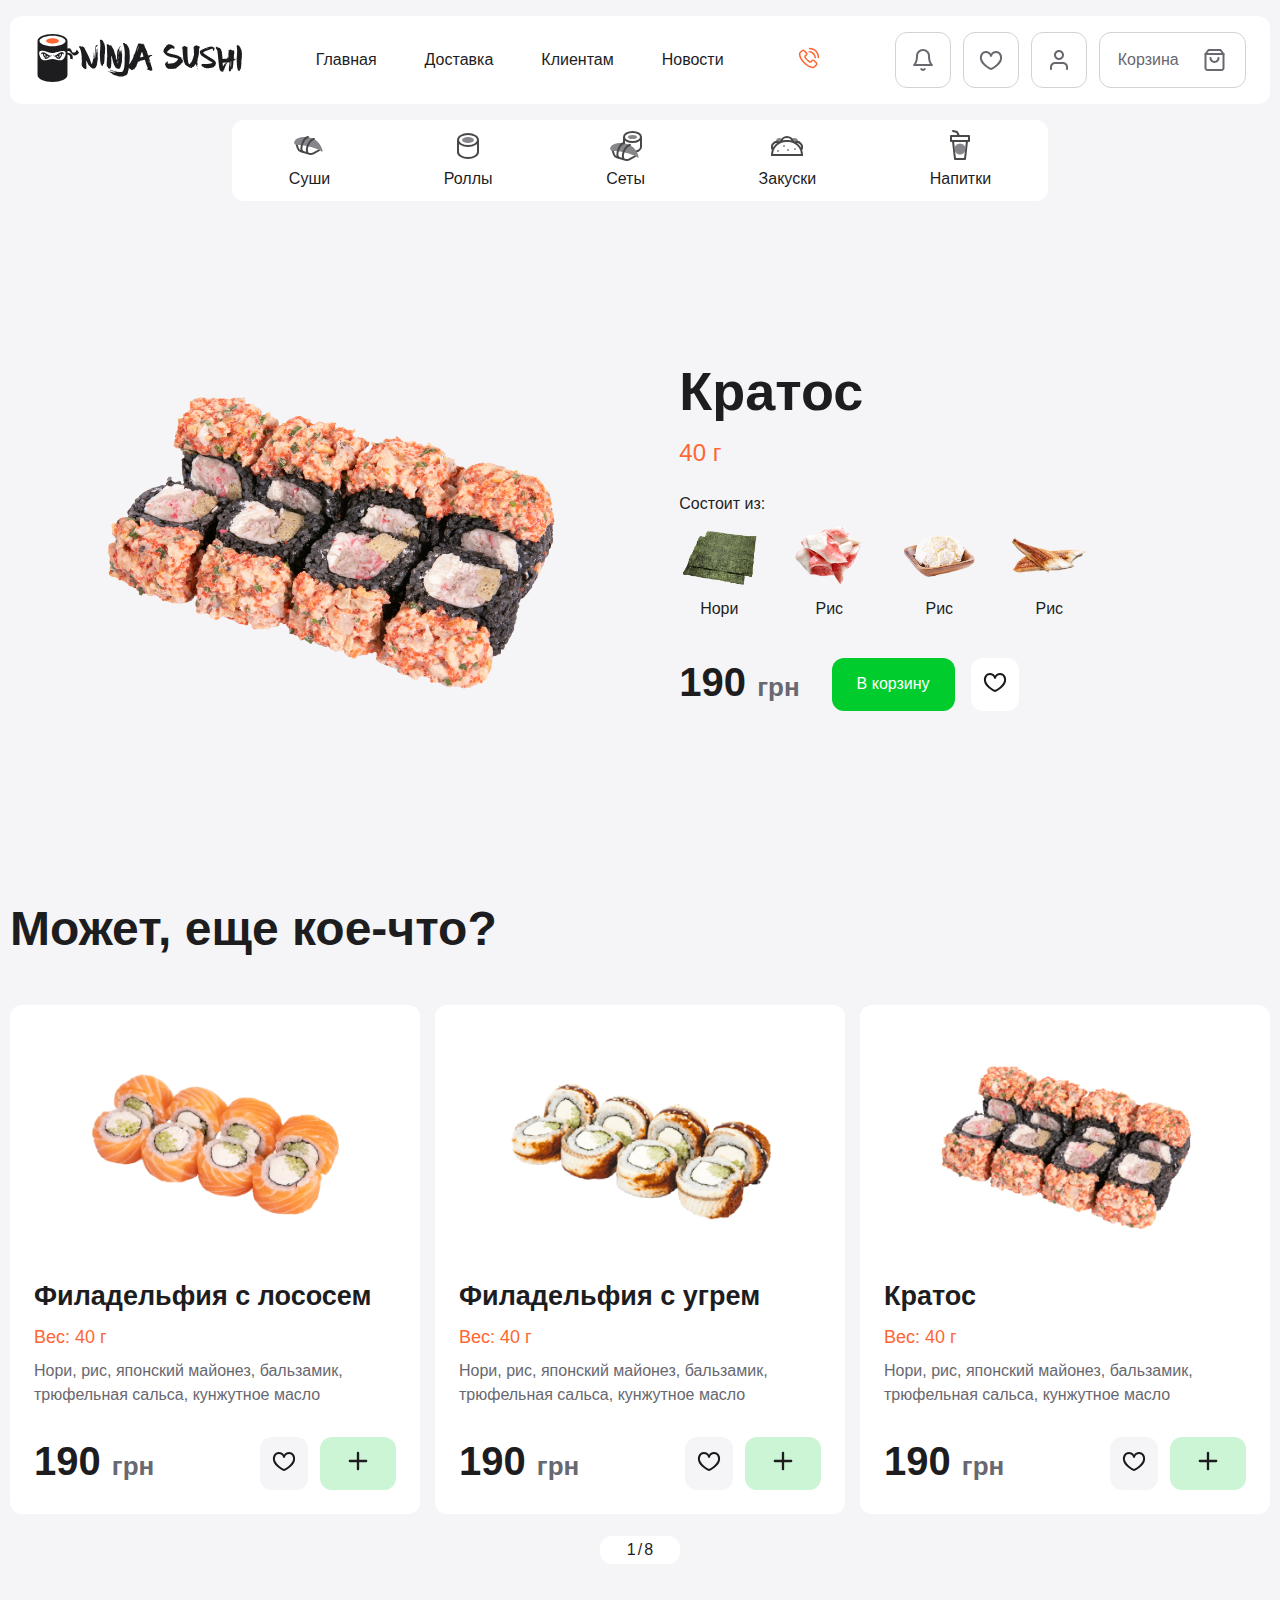
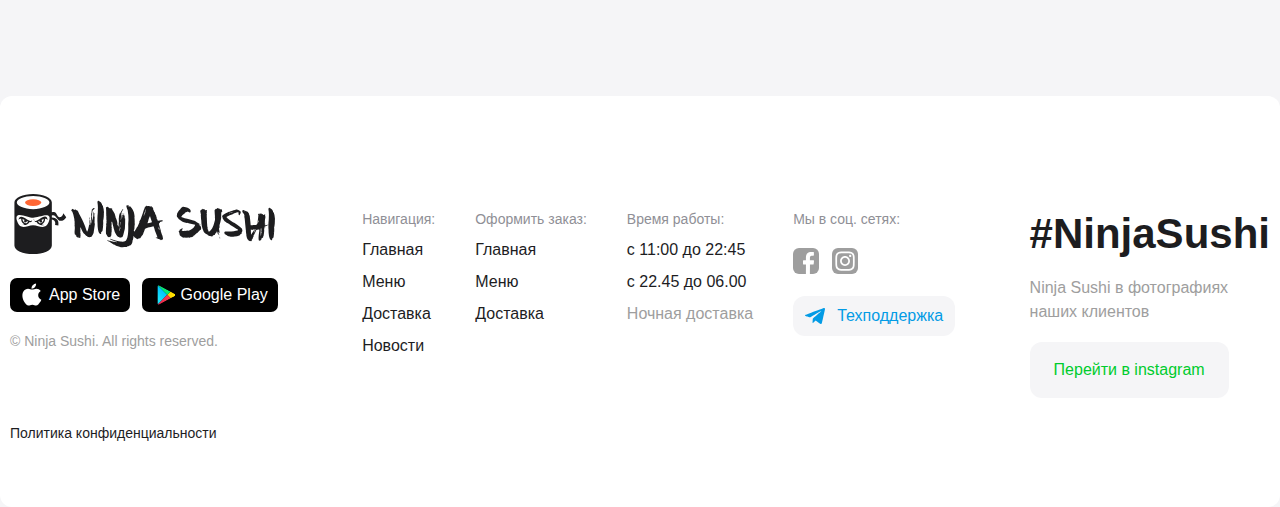
<file: food.html>
<!DOCTYPE html>
<html lang="ru">
<head>
  <meta charset="UTF-8">
  <meta name="viewport" content="width=device-width, initial-scale=1.0">
  <title>Food</title>
  <link rel="stylesheet" href="https://cdn.jsdelivr.net/npm/swiper@11/swiper-bundle.min.css" />
  <link rel="stylesheet" href="css/style.css">
</head>
<body>
  <div class="wrapper">
    <header class="header">
      <div class="header__container _continer">
        <div class="header__body">
          <div class="header__logo-container logo">
            <a href="#" class="logo__link">
              <ul class="logo__list">
                <li class="logo__item item-image">
                  <img src="images/header/logo/logo-mob.svg" alt="">
                </li>
                <li class="logo__item item-text">
                  <img src="images/header/logo/logo-text.svg" alt="">
                </li>
              </ul>
            </a>
          </div>
          <!-- /.header__logo-container -->
          <div class="header__country country">
            <ul class="country__list">
              <li class="country__item item-flag">
                <img src="images/header/country.svg" alt="country">
                <span class="country__link link-text">Украина</span>
              </li>
              <li class="country__item">
                <button class="country__link country-button">RU</button>
              </li>
            </ul>
            <!-- /.menu__list -->
          </div>
          <!-- /.header__country -->
          <nav class="header__menu menu">
            <ul class="menu__list">
              <li class="menu__item">
                <a href="index.html" class="menu__link">Главная</a>
              </li>
              <li class="menu__item">
                <a href="ninja_delivery.html" class="menu__link">Доставка</a>
              </li>
              <li class="menu__item">
                <a href="ninja_clients.html" class="menu__link">Клиентам</a>
              </li>
              <li class="menu__item">
                <a href="ninja_news_page.html" class="menu__link">Новости</a>
              </li>
            </ul>
            <!-- /.menu__list -->
          </nav>
          <!-- /.header__menu -->
          <div class="block">
            <div class="block__phone phone">
              <a href="tel:+38 097 699 34 38" class="phone__image">
                <img src="images/header/phone.svg" alt="phone svg">
              </a>
              <a href="tel:+38 097 699 34 38" class="menu__link phone-link">+38 097 699 34 38</a>
            </div>
          </div>
          <!-- /.block-->
          <div class="header__buttons buttons">
            <ul class="buttons__list">
              <li class="buttons__item">
                <button class="buttons__link small-buttons">
                  <img src="images/header/bell.svg" alt="bell">
                </button>
              </li>
              <li class="buttons__item liked-item">
                <button class="buttons__link small-buttons">
                  <img src="images/header/liked.svg" alt="liked goods">
                </button>
              </li>
              <li class="buttons__item profile">
                <button class="buttons__link small-buttons">
                  <img src="images/header/profile.svg" alt="user profile">
                </button>
              <li class="buttons__item shopping-cart">
                <button class="buttons__link buttons__link_large">
                  <span class="buttons__text">Корзина</span>
                  <img src="images/header/shopping-cart.svg" alt="shopping cart">
                </button>
              </li>
              <li class="buttons__item">
                <button class="header__burger burger">
                  <span class="burger__line"></span>
                  <span class="burger__line"></span>
                  <span class="burger__line"></span>
                </button>
              </li>
            </ul>
            <!-- /.menu__list -->
          </div>
          <!-- /.header__buttons -->
        </div>
        <!-- /.header-body -->
      </div>
      <!-- /.header__container -->
    </header>
    <!-- /.header -->

    <main class="main">

      <div class="main__main-navigation main-navigation">
        <div class="main-navigation__container _continer">
          <div class="main-navigation__body category-navigation-body">
            <nav class="main-navigation__navigation navigation">
              <ul class="navigation__list">
                <li class="navigation__item  first-item">
                  <a href="ninja_category.html" class="navigation__link">
                    <!-- <img src="images/main-main/navigation/Sushi.svg" alt="Rolls" class="navigation__icon"> -->
                    <svg xmlns="http://www.w3.org/2000/svg" width="32" height="32" class="navigation__icon">
                      <g fill="none">
                        <path stroke="#484848" stroke-linecap="round" stroke-linejoin="round" stroke-width="2"
                          d="M3.5 14l1.222 3.97a5 5 0 0 0 3.308 3.308l8.419 2.59a5 5 0 0 0 3.922-.42L26.5 20" />
                        <path fill="#86868B"
                          d="M28.57 21.528C26.776 19.473 19.43 17.186 13.5 16 6 14.5-1.5 16 2 10.5c3.364-5.287 23.638-6.602 27.584 9.935.321 1.347-.625 1.538-1.014 1.093z"
                          class="item-path" />
                        <path stroke="#484848" stroke-linecap="round" stroke-linejoin="round" stroke-width="2"
                          d="M15 7C9.945 8.264 6.684 18.82 9.5 21.5m5 1.5C12.134 17.664 17.017 9.72 21 9" />
                      </g>
                    </svg>
                    <span class="navigation__text">Суши</span>
                  </a>
                </li>
                <li class="navigation__item">
                  <a href="ninja_category.html" class="navigation__link">
                    <!-- <img src="images/main-main/navigation/test.svg" alt="" class="navigation__icon"> -->
                    <svg xmlns="http://www.w3.org/2000/svg" width="32" height="32" class="navigation__icon">
                      <g fill="none" transform="translate(6 4)">
                        <ellipse cx="10" cy="6" stroke="#484848" stroke-width="2" rx="10" ry="6" />
                        <ellipse cx="10" cy="6" fill="#86868B" rx="6" ry="3" class="item-path" />
                        <path stroke="#484848" stroke-width="2" d="M0 6v12c0 3.314 4.477 6 10 6s10-2.686 10-6V6" />
                      </g>
                    </svg>
                    <span class="navigation__text">Роллы</span>
                  </a>
                </li>
                <li class="navigation__item">
                  <a href="ninja_category.html" class="navigation__link">
                    <!-- <img src="images/main-main/navigation/test2.svg" alt="Sets" class="navigation__icon"> -->
                    <svg xmlns="http://www.w3.org/2000/svg" width="32" height="32" class="navigation__icon">
                      <g fill="none">
                        <g transform="translate(14 2)">
                          <ellipse cx="8.5" cy="5" stroke="#484848" stroke-width="2" rx="8.5" ry="5" />
                          <ellipse cx="8.5" cy="5" fill="#86868B" rx="4.5" ry="2" class="item-path" />
                          <path stroke="#484848" stroke-width="2" d="M0 5v10c0 2.761 3.806 5 8.5 5s8.5-2.239 8.5-5V5" />
                        </g>
                        <path stroke="#484848" stroke-linecap="round" stroke-linejoin="round" stroke-width="2"
                          d="M2.5 20l1.222 3.97a5 5 0 0 0 3.308 3.308l8.419 2.59a5 5 0 0 0 3.922-.42L25.5 26" />
                        <path fill="#86868B"
                          d="M27.57 27.528C25.776 25.473 18.43 23.186 12.5 22 5 20.5-2.5 22 1 16.5c3.364-5.287 23.638-6.602 27.584 9.935.321 1.347-.625 1.538-1.014 1.093z"
                          class="item-path" />
                        <path stroke="#484848" stroke-linecap="round" stroke-linejoin="round" stroke-width="2"
                          d="M14 13c-5.055 1.264-8.316 11.82-5.5 14.5m5 1.5c-2.366-5.336 2.517-13.28 6.5-14" />
                      </g>
                    </svg>
                    <span class="navigation__text">Сеты</span>
                  </a>
                </li>
                <li class="navigation__item">
                  <a href="ninja_category.html" class="navigation__link">
                    <!-- <img src="images/main-main/navigation/Boyls.svg" alt="Boyls" class="navigation__icon"> -->
                    <svg xmlns="http://www.w3.org/2000/svg" width="32" height="32" class="navigation__icon">
                      <g fill="none">
                        <path fill="#86868B" d="M12 11.5a3.5 3.5 0 0 0-7 0m22 0a3.5 3.5 0 0 0-7 0" class="item-path" />
                        <path stroke="#484848" stroke-width="2"
                          d="M21.909 11.953a6.002 6.002 0 0 0-11.849.193m19.96 7.828a5 5 0 0 0-6.279-7.436m-15.277.11a5 5 0 0 0-6.43 7.396" />
                        <path stroke="#484848" stroke-width="2"
                          d="M15 11h2c7.732 0 14 6.268 14 14H1c0-7.732 6.268-14 14-14z" />
                        <circle cx="13" cy="16" r="1" fill="#86868B" class="item-path" />
                        <circle cx="17" cy="20" r="1" fill="#86868B" class="item-path" />
                        <circle cx="24" cy="19" r="1" fill="#86868B" class="item-path" />
                        <circle cx="7" cy="21" r="1" fill="#86868B" class="item-path" />
                      </g>
                    </svg>
                    <span class="navigation__text">Закуски</span>
                  </a>
                </li>
                <li class="navigation__item">
                  <a href="ninja_category.html" class="navigation__link">
                    <!-- <img src="images/main-main/navigation/Drinks.svg" alt="Drinks" class="navigation__icon"> -->
                    <svg xmlns="http://www.w3.org/2000/svg" width="32" height="32" class="navigation__icon">
                      <g fill="none">
                        <path stroke="#484848" stroke-linecap="round" stroke-linejoin="round" stroke-width="2"
                          d="M9 11h14l-2 18H11zM7 6h18v5H7z" />
                        <circle cx="16" cy="19" r="5.5" fill="#86868B" class="item-path" />
                        <path stroke="#484848" stroke-linecap="round" stroke-linejoin="round" stroke-width="2"
                          d="M15 6l-2-4-4-1" />
                      </g>
                    </svg>
                    <span class="navigation__text">Напитки</span>
                  </a>
                </li>
              </ul>
            </nav>
            <!-- /.main__navigation -->
          </div>
          <!-- /.main__body -->
        </div>
        <!-- /.main__container -->
      </div>
      <!-- /.main__main-navigation -->

      <section class="main__main-food main-food">
        <div class="main-food__container _continer">
          <div class="main-food__body">
            <div class="main-food__image">
              <img src="images/food_page/food1.png" alt="кратос">
            </div>
            <div class="main-food__info">
              <h1 class="main-food__name">Кратос</h1>
              <div class="main-food__weight">40 г</div>
              <div class="main-food__consist">
                <span class="small__text">Состоит из:</span>
                <div class="main-food__ingridients">
                  <article class="food__card">
                    <div class="food__image">
                      <img src="images/food_page/cons1.png" alt="Нори">
                    </div>
                    <div class="food__name">Нори</div>
                  </article>
                  <article class="food__card">
                    <div class="food__image">
                      <img src="images/food_page/cons6.png" alt="Нори">
                    </div>
                    <div class="food__name">Рис</div>
                  </article>
                  <article class="food__card">
                    <div class="food__image">
                      <img src="images/food_page/cons3.png" alt="Нори">
                    </div>
                    <div class="food__name">Рис</div>
                  </article>
                  <article class="food__card">
                    <div class="food__image">
                      <img src="images/food_page/cons4.png" alt="Нори">
                    </div>
                    <div class="food__name">Рис</div>
                  </article>
                </div>
                <!-- <div class="swiper mySwiper2">
                  <div class="swiper-wrapper mySwiper2-wrapper">
                    <div class="swiper-slide mySlide2">
                      <article class="food__card">
                        <div class="food__image">
                          <img src="images/food_page/cons1.png" alt="Нори">
                        </div>
                        <div class="food__name">Нори</div>
                      </article>
                    </div>
                    <div class="swiper-slide mySlide2">
                      <article class="food__card">
                        <div class="food__image">
                          <img src="images/food_page/cons1.png" alt="Нори">
                        </div>
                        <div class="food__name">Нори</div>
                      </article>
                    </div>
                    <div class="swiper-slide mySlide2">
                      <article class="food__card">
                        <div class="food__image">
                          <img src="images/food_page/cons1.png" alt="Нори">
                        </div>
                        <div class="food__name">Нори</div>
                      </article>
                    </div>
                    <div class="swiper-slide mySlide2">
                      <article class="food__card">
                        <div class="food__image">
                          <img src="images/food_page/cons1.png" alt="Нори">
                        </div>
                        <div class="food__name">Нори</div>
                      </article>
                    </div>
                  </div>
                </div> -->
              </div>
              <div class="main-food__total">
                <div class="main-food__price">190 <span class="price__currency">грн</span>
                </div>
                <div class="total_buttons-container">
                  <button class="main-food__button">
                    В корзину
                  </button>
                  <button class="main-card__like main-food__like">
                    <img src="images/main-main/main-sushi/icons/like-sushi.svg" alt="">
                  </button>
                </div>
              </div>
            </div>
          </div>
          <!-- /.main-food__body -->
        </div>
        <!-- /.main-food__container -->
      </section>
      <!-- /.main__main-food -->

      <section class="main__main-slider topic-slider">
        <div class="topic-slider__container _continer">
          <div class="topic-slider__title-cont">
            <h2 class="topic-slider__title food-slider__title">Может, еще кое-что?</h2>
          </div>
          <div class="swiper mySwiper2">
            <div class="swiper-wrapper mySwiper-wrapper">
              <div class="swiper-slide mySlide">
                <article class="main-card">
                  <div class="main-card__container">
                    <div class="main-card__link">
                      <a href="food.html" class="main-card__image image-card">
                        <img class="image-card__image" src="images/main-main/main-rolls/philadelphia-with-salmon.png"
                          alt="gunkan salmon">
                      </a>
                    </div>
                    <h4 class="main-card__title">
                      <a href="food.html" class="main-card__link-title">Филадельфия с лососем</a>
                    </h4>
                    <div class="main-card__info info-card">
                      <div class="info-card__weight">Вес: 40 г</div>
                      <div class="info-card__description">
                        Нори, рис, японский майонез, бальзамик, трюфельная сальса, кунжутное масло
                      </div>
                    </div>
                  </div>
                  <div class="main-card__footer">
                    <div class="main-card__price">190 <span class="price__currency">грн</span></div>
                    <a href="#" class="main-card__like"><img src="images/main-main/main-sushi/icons/like-sushi.svg" alt=""></a>
                    <button class="main-card__add"><img src="images/main-main/main-sushi/icons/add-to-cart.svg"></button>
                  </div>
                </article>
              </div>
              <div class="swiper-slide mySlide">
                <article class="main-card">
                  <div class="main-card__container">
                    <div class="main-card__link">
                      <a href="food.html" class="main-card__image image-card">
                        <img class="image-card__image" src="images/main-main/main-rolls/philadelphia-the-eel.png" alt="gunkan shrimp">
                      </a>
                    </div>
                    <h4 class="main-card__title">
                      <a href="food.html" class="main-card__link-title">Филадельфия с угрем</a>
                    </h4>
                    <div class="main-card__info info-card">
                      <div class="info-card__weight">Вес: 40 г</div>
                      <div class="info-card__description">
                        Нори, рис, японский майонез, бальзамик, трюфельная сальса, кунжутное масло
                      </div>
                    </div>
                  </div>
                  <div class="main-card__footer">
                    <div class="main-card__price">190 <span class="price__currency">грн</span></div>
                    <a href="#" class="main-card__like"><img src="images/main-main/main-sushi/icons/like-sushi.svg" alt=""></a>
                    <button class="main-card__add"><img src="images/main-main/main-sushi/icons/add-to-cart.svg"></button>
                  </div>
                </article>
              </div>
              <div class="swiper-slide mySlide">
                <article class="main-card">
                  <div class="main-card__container">
                    <div class="main-card__link">
                      <a href="food.html" class="main-card__image image-card">
                        <img class="image-card__image" src="images/main-main/main-rolls/cratos.png" alt="nigiri">
                      </a>
                    </div>
                    <h4 class="main-card__title">
                      <a href="food.html" class="main-card__link-title">Кратос</a>
                    </h4>
                    <div class="main-card__info info-card">
                      <div class="info-card__weight">Вес: 40 г</div>
                      <div class="info-card__description">
                        Нори, рис, японский майонез, бальзамик, трюфельная сальса, кунжутное масло
                      </div>
                    </div>
                  </div>
                  <div class="main-card__footer">
                    <div class="main-card__price">190 <span class="price__currency">грн</span></div>
                    <a href="#" class="main-card__like"><img src="images/main-main/main-sushi/icons/like-sushi.svg" alt=""></a>
                    <button class="main-card__add"><img src="images/main-main/main-sushi/icons/add-to-cart.svg"></button>
                  </div>
                </article>
              </div>
              <div class="swiper-slide mySlide">
                <article class="main-card">
                  <div class="main-card__container">
                    <div class="main-card__link">
                      <a href="food.html" class="main-card__image image-card">
                        <img class="image-card__image" src="images/main-main/main-rolls/yamomoto.png" alt="gunkan salmon">
                      </a>
                    </div>
                    <h4 class="main-card__title">
                      <a href="food.html" class="main-card__link-title">Ямамото</a>
                    </h4>
                    <div class="main-card__info info-card">
                      <div class="info-card__weight">Вес: 40 г</div>
                      <div class="info-card__description">
                        Нори, рис, японский майонез, бальзамик, трюфельная сальса, кунжутное масло
                      </div>
                    </div>
                  </div>
                  <div class="main-card__footer">
                    <div class="main-card__price">190 <span class="price__currency">грн</span></div>
                    <a href="#" class="main-card__like"><img src="images/main-main/main-sushi/icons/like-sushi.svg" alt=""></a>
                    <button class="main-card__add"><img src="images/main-main/main-sushi/icons/add-to-cart.svg"></button>
                  </div>
                </article>
              </div>
              <div class="swiper-slide mySlide">
                <article class="main-card">
                  <div class="main-card__container">
                    <div class="main-card__link">
                      <a href="food.html" class="main-card__image image-card">
                        <img class="image-card__image" src="images/main-main/main-rolls/baked-shrimp.png" alt="gunkan tuna">
                      </a>
                    </div>
                    <h4 class="main-card__title">
                      <a href="food.html" class="main-card__link-title">Запеченная креветка</a>
                    </h4>
                    <div class="main-card__info info-card">
                      <div class="info-card__weight">Вес: 40 г</div>
                      <div class="info-card__description">
                        Нори, рис, японский майонез, бальзамик, трюфельная сальса, кунжутное масло
                      </div>
                    </div>
                  </div>
                  <div class="main-card__footer">
                    <div class="main-card__price">190 <span class="price__currency">грн</span></div>
                    <a href="#" class="main-card__like"><img src="images/main-main/main-sushi/icons/like-sushi.svg" alt=""></a>
                    <button class="main-card__add"><img src="images/main-main/main-sushi/icons/add-to-cart.svg"></button>
                  </div>
                </article>
              </div>
              <div class="swiper-slide mySlide">
                <article class="main-card">
                  <div class="main-card__container">
                    <div class="main-card__link">
                      <a href="food.html" class="main-card__image image-card">
                        <img class="image-card__image" src="images/main-main/main-rolls/cheese-with-salmon.png" alt="gunkan salmon">
                      </a>
                    </div>
                    <h4 class="main-card__title">
                      <a href="food.html" class="main-card__link-title">Сырный с лососем</a>
                    </h4>
                    <div class="main-card__info info-card">
                      <div class="info-card__weight">Вес: 40 г</div>
                      <div class="info-card__description">
                        Нори, рис, японский майонез, бальзамик, трюфельная сальса, кунжутное масло
                      </div>
                    </div>
                  </div>
                  <div class="main-card__footer">
                    <div class="main-card__price">190 <span class="price__currency">грн</span></div>
                    <a href="#" class="main-card__like"><img src="images/main-main/main-sushi/icons/like-sushi.svg" alt=""></a>
                    <button class="main-card__add"><img src="images/main-main/main-sushi/icons/add-to-cart.svg"></button>
                  </div>
                </article>
              </div>
              <div class="swiper-slide mySlide">
                <article class="main-card">
                  <div class="main-card__container">
                    <div class="main-card__link">
                      <a href="food.html" class="main-card__image image-card">
                        <img class="image-card__image" src="images/main-main/main-rolls/mikasa.png" alt="gunkan salmon">
                      </a>
                    </div>
                    <h4 class="main-card__title">
                      <a href="food.html" class="main-card__link-title">Микаса</a>
                    </h4>
                    <div class="main-card__info info-card">
                      <div class="info-card__weight">Вес: 40 г</div>
                      <div class="info-card__description">
                        Нори, рис, японский майонез, бальзамик, трюфельная сальса, кунжутное масло
                      </div>
                    </div>
                  </div>
                  <div class="main-card__footer">
                    <div class="main-card__price">190 <span class="price__currency">грн</span></div>
                    <a href="#" class="main-card__like"><img src="images/main-main/main-sushi/icons/like-sushi.svg" alt=""></a>
                    <button class="main-card__add"><img src="images/main-main/main-sushi/icons/add-to-cart.svg"></button>
                  </div>
                </article>
              </div>
              <div class="swiper-slide mySlide">
                <article class="main-card">
                  <div class="main-card__container">
                    <div class="main-card__link">
                      <a href="food.html" class="main-card__image image-card">
                        <img class="image-card__image" src="images/main-main/main-rolls/combo-philadelphia.png" alt="gunkan salmon">
                      </a>
                    </div>
                    <h4 class="main-card__title">
                      <a href="food.html" class="main-card__link-title">Комбо Филадельфия</a>
                    </h4>
                    <div class="main-card__info info-card">
                      <div class="info-card__weight">Вес: 40 г</div>
                      <div class="info-card__description">
                        Нори, рис, японский майонез, бальзамик, трюфельная сальса, кунжутное масло
                      </div>
                    </div>
                  </div>
                  <div class="main-card__footer">
                    <div class="main-card__price">190 <span class="price__currency">грн</span></div>
                    <a href="#" class="main-card__like"><img src="images/main-main/main-sushi/icons/like-sushi.svg" alt=""></a>
                    <button class="main-card__add"><img src="images/main-main/main-sushi/icons/add-to-cart.svg"></button>
                  </div>
                </article>
              </div>
            </div>
            <!-- <div class="swiper-button-next gray-button-next"></div>
            <div class="swiper-button-prev gray-button-prev"></div>
            <div class="swiper-pagination number-pagination"></div> -->
          </div>
          <div class="swiper-pagination number-pagination"></div>
        </div>
      </section>
      <!-- /.main__main-slider -->

    </main>
    <!-- /.main -->

    <footer class="footer">
      <div class="footer__container _continer">
        <div class="footer__ninja-app ninja-app">
          <ul class="ninja-app__list">
            <li class="ninja-app__item">
              <a href="#" class="ninja-app__link ninja-image">
                <img src="images/header/logo/logo-desk.svg" alt="logo">
              </a>
            </li>
            <li class="ninja-app__item item">
              <div class="item__links">
                <a href="https://apps.apple.com/ru/app/ninja-sushi/id1437544985" target="_blank"
                  class="ninja-app__link link-btn">
                  <img class="link-btn__image" src="images/footer/apple_icon.svg" alt="apple">
                  <span class="link-btn__text">App Store</span>
                </a>
                <a href="https://play.google.com/store/apps/details?id=com.ninjasushi.ninjasushi&hl=en_US" tar get="_blank"
                  class="ninja-app__link link-btn">
                  <img class="link-btn__image" src="images/footer/google_play_icon.svg" alt="apple">
                  <span class="link-btn__text">Google Play</span>
                </a>
              </div>
              <!-- /.item__links -->
            </li>
            <li class="ninja-app__item">
              <a href="#" class="ninja-app__link ninja-app__link_gray">
                © Ninja Sushi. All rights reserved.
              </a>
            </li>
          </ul>
          <a href="#" class="ninja-app__conf">
            Политика конфиденциальности
          </a>
        </div>
        <!-- /.footer__ninja-app -->
        <div class="footer__main-info main-info">
          <div class="main-info__body">
            <nav class="main-info__navigation navigate">
              <ul class="navigate__list">
                <li class="navigate__item heading">
                  <span class="heading__text">Навигация:</span>
                </li>
                <li class="navigate__item">
                  <a href="index.html" class="navigate__link">Главная</a>
                </li>
                <li class="navigate__item">
                  <a href="#" class="navigate__link">Меню</a>
                </li>
                <li class="navigate__item">
                  <a href="ninja_delivery.html" class="navigate__link">Доставка</a>
                </li>
                <li class="navigate__item">
                  <a href="ninja_news_page.html" class="navigate__link">Новости</a>
                </li>
              </ul>
            </nav>
            <!-- /.main-info__navigation -->
            <div class="main-info__contacts contacts">
              <ul class="contacts__list">
                <li class="contacts__item heading">
                  <span class="heading__text">Оформить заказ:</span>
                </li>
                <li class="contacts__item">
                  <a href="index.html" class="contacts__link">Главная</a>
                </li>
                <li class="contacts__item">
                  <a href="#" class="contacts__link">Меню</a>
                </li>
                <li class="contacts__item">
                  <a href="ninja_delivery.html" class="contacts__link">Доставка</a>
                </li>
              </ul>
            </div>
            <!-- /.main-info__contacts -->
            <div class="main-info__work-time work-time">
              <ul class="work-time__list">
                <li class="work-time__item heading">
                  <span class="heading__text">Время работы:</span>
                </li>
                <li class="work-time__item">
                  <a href="#" class="work-time__link">с 11:00 до 22:45</a>
                </li>
                <li class="work-time__item">
                  <a href="#" class="work-time__link">с 22.45 до 06.00</a>
                </li>
                <li class="work-time__item">
                  <a href="#" class="work-time__link work-time__link_gray">Ночная доставка</a>
                </li>
              </ul>
            </div>
            <!-- /.main-info__work-time -->
            <div class="main-info__socials socials">
              <ul class="socials__list">
                <li class="socials__item heading">
                  <span class="heading__text">Мы в соц. сетях:</span>
                </li>
                <li class="socials__item">
                  <a href="https://www.facebook.com/ninjafamilyofficial/" target="_blank" class="socials__link">
                    <img src="images/footer/facebook_icon.svg" alt="">
                  </a>
                  <a href="https://www.instagram.com/ninjasushiofficial/" target="_blank" class="socials__link">
                    <img src="images/footer/instagram_icon.svg" alt="">
                  </a>
                </li>
                <li class="socials__item item">
                  <a href="https://t.me/ninjasushi" target="_blank" class="socials__link socials__link_gray">
                    <img src="images/footer/telegram_icon.svg" alt="">
                    <span class="socials__link_gray-text">Техподдержка</span>
                  </a>
                </li>
              </ul>
            </div>
            <!-- /.main-info__socials -->
          </div>
          <!-- /.main-info__body -->
        </div>
        <!-- /.footer__main-info -->
        <div class="footer__additional-info additional-info">
          <ul class="additional-info__list">
            <li class="additional-info__item">
              <a href="https://www.instagram.com/ninjasushiofficial/" terget="_blank"
                class="additional-info__link additional-info__link_large">
                #NinjaSushi
              </a>
            </li>
            <li class="additional-info__item">
              <a href="#" class="additional-info__link additional-info__link_gray">
                Ninja Sushi в фотографиях<br>наших клиентов
              </a>
            </li>
            <li class="additional-info__item">
              <a href="https://www.instagram.com/ninjasushiofficial/" target="_blank"
                class="additional-info__link additional-info__link_green">
                Перейти в instagram
              </a>
            </li>
          </ul>
        </div>
        <!-- /.footer__additional-info -->
      </div>
      <!-- /.footer__container -->
    </footer>
    <!-- /.footer -->
  </div>
  <!-- /.wrapper -->
  <script src="https://cdn.jsdelivr.net/npm/swiper@11/swiper-bundle.min.js"></script>
  <script src="js/script.js"></script>
</body>
</html>
</file>
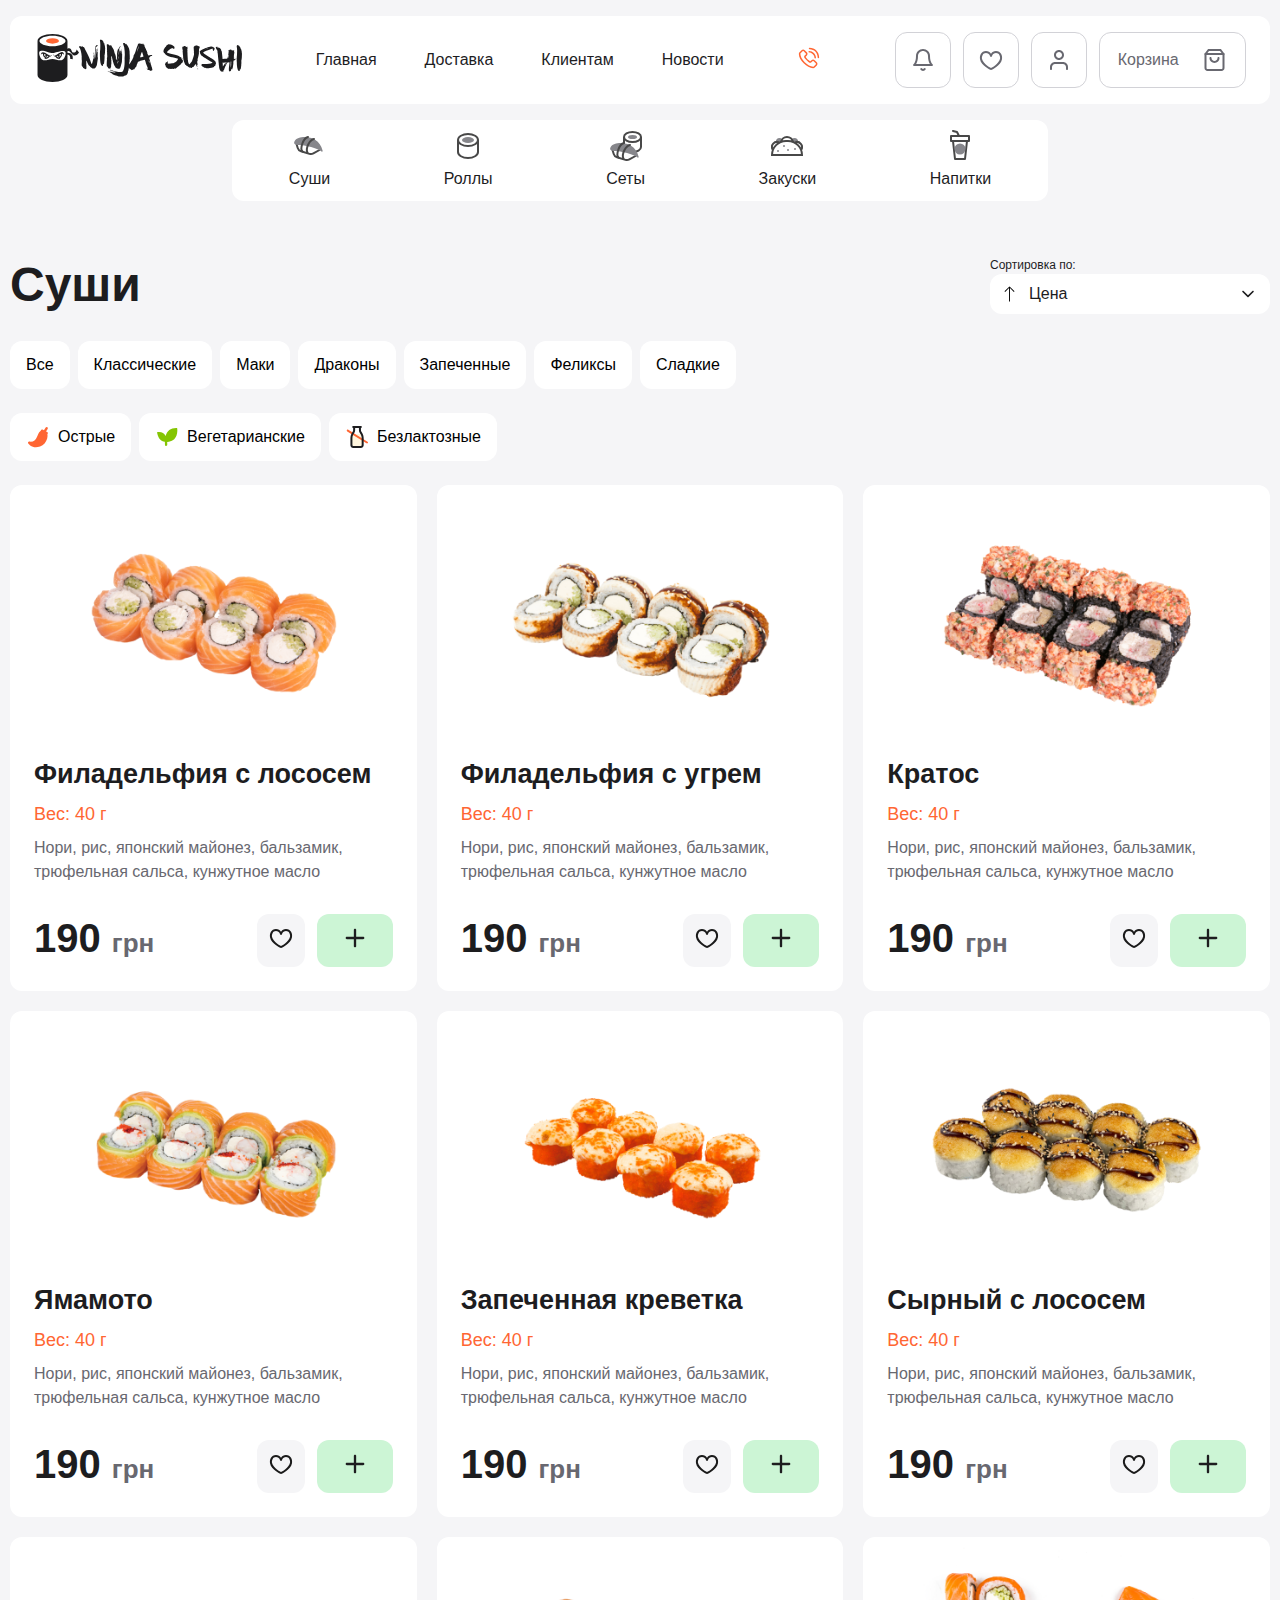
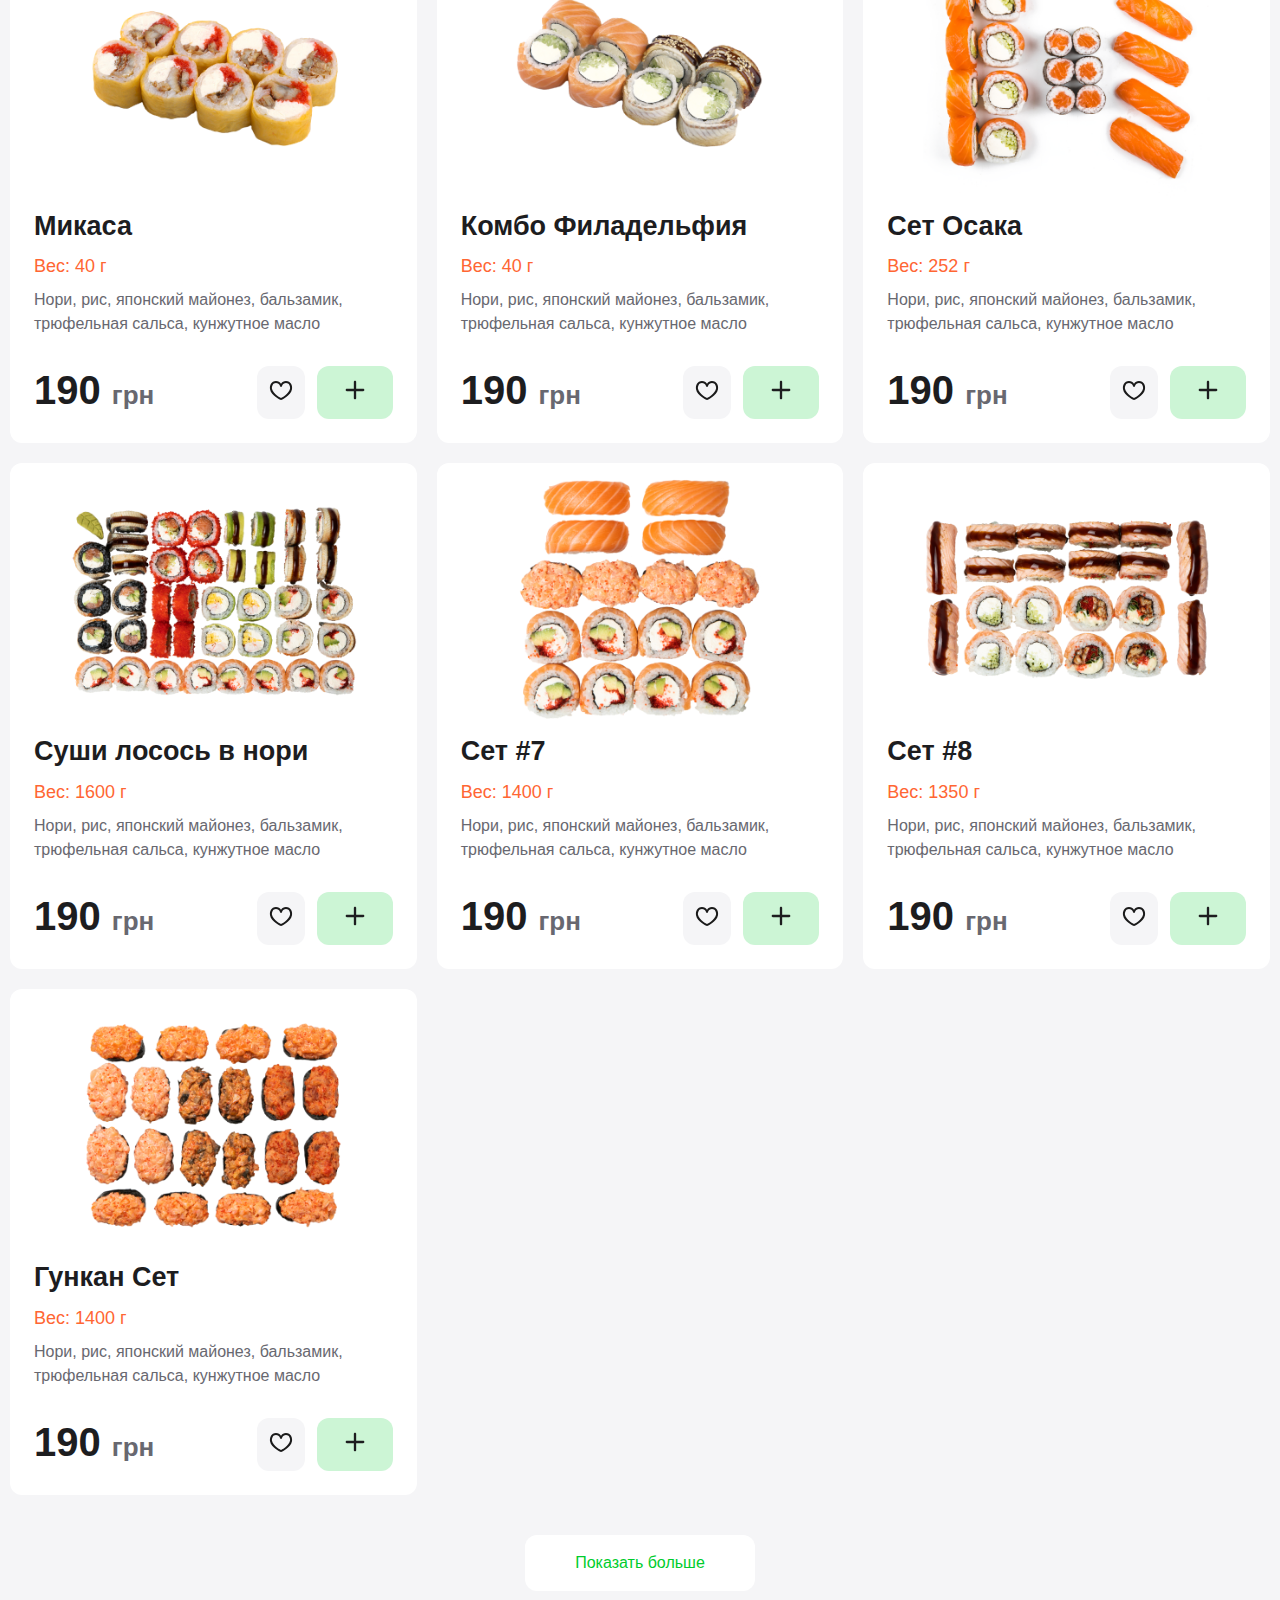
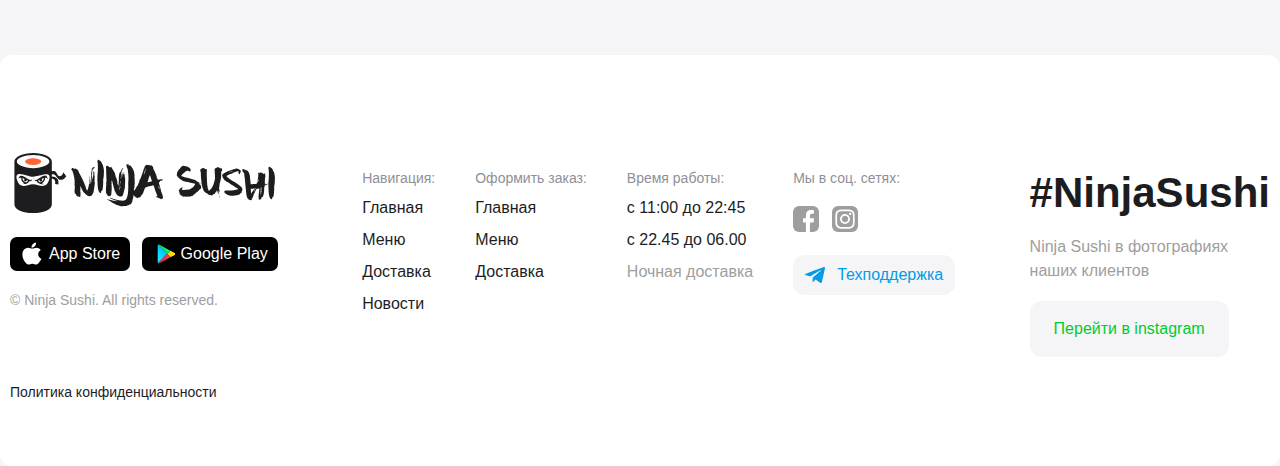
<file: ninja_category.html>
<!DOCTYPE html>
<html lang="ru">
<head>
  <meta charset="UTF-8">
  <meta name="viewport" content="width=device-width, initial-scale=1.0">
  <title>Category</title>
  <link rel="stylesheet" href="css/style.css">
</head>
<body>
  <div class="wrapper">
    <header class="header">
      <div class="header__container _continer">
        <div class="header__body">
          <div class="header__logo-container logo">
            <a href="#" class="logo__link">
              <ul class="logo__list">
                <li class="logo__item item-image">
                  <img src="images/header/logo/logo-mob.svg" alt="">
                </li>
                <li class="logo__item item-text">
                  <img src="images/header/logo/logo-text.svg" alt="">
                </li>
              </ul>
            </a>
          </div>
          <!-- /.header__logo-container -->
          <div class="header__country country">
            <ul class="country__list">
              <li class="country__item item-flag">
                <img src="images/header/country.svg" alt="country">
                <span class="country__link link-text">Украина</span>
              </li>
              <li class="country__item">
                <button class="country__link country-button">RU</button>
              </li>
            </ul>
            <!-- /.menu__list -->
          </div>
          <!-- /.header__country -->
          <nav class="header__menu menu">
            <ul class="menu__list">
              <li class="menu__item">
                <a href="index.html" class="menu__link">Главная</a>
              </li>
              <li class="menu__item">
                <a href="ninja_delivery.html" class="menu__link">Доставка</a>
              </li>
              <li class="menu__item">
                <a href="ninja_clients.html" class="menu__link">Клиентам</a>
              </li>
              <li class="menu__item">
                <a href="ninja_news_page.html" class="menu__link">Новости</a>
              </li>
            </ul>
            <!-- /.menu__list -->
          </nav>
          <!-- /.header__menu -->
          <div class="block">
            <div class="block__phone phone">
              <a href="tel:+38 097 699 34 38" class="phone__image">
                <img src="images/header/phone.svg" alt="phone svg">
              </a>
              <a href="tel:+38 097 699 34 38" class="menu__link phone-link">+38 097 699 34 38</a>
            </div>
          </div>
          <!-- /.block-->
          <div class="header__buttons buttons">
            <ul class="buttons__list">
              <li class="buttons__item">
                <button class="buttons__link small-buttons">
                  <img src="images/header/bell.svg" alt="bell">
                </button>
              </li>
              <li class="buttons__item liked-item">
                <button class="buttons__link small-buttons">
                  <img src="images/header/liked.svg" alt="liked goods">
                </button>
              </li>
              <li class="buttons__item profile">
                <button class="buttons__link small-buttons">
                  <img src="images/header/profile.svg" alt="user profile">
                </button>
              <li class="buttons__item shopping-cart">
                <button class="buttons__link buttons__link_large">
                  <span class="buttons__text">Корзина</span>
                  <img src="images/header/shopping-cart.svg" alt="shopping cart">
                </button>
              </li>
              <li class="buttons__item">
                <button class="header__burger burger">
                  <span class="burger__line"></span>
                  <span class="burger__line"></span>
                  <span class="burger__line"></span>
                </button>
              </li>
            </ul>
            <!-- /.menu__list -->
          </div>
          <!-- /.header__buttons -->
        </div>
        <!-- /.header-body -->
      </div>
      <!-- /.header__container -->
    </header>
    <!-- /.header -->

    <main class="main">

      <div class="main__main-navigation main-navigation">
        <div class="main-navigation__container _continer">
          <div class="main-navigation__body category-navigation-body">
            <nav class="main-navigation__navigation navigation">
              <ul class="navigation__list">
                <li class="navigation__item  first-item">
                  <a href="ninja_category.html" class="navigation__link">
                    <!-- <img src="images/main-main/navigation/Sushi.svg" alt="Rolls" class="navigation__icon"> -->
                    <svg xmlns="http://www.w3.org/2000/svg" width="32" height="32" class="navigation__icon">
                      <g fill="none">
                        <path stroke="#484848" stroke-linecap="round" stroke-linejoin="round" stroke-width="2"
                          d="M3.5 14l1.222 3.97a5 5 0 0 0 3.308 3.308l8.419 2.59a5 5 0 0 0 3.922-.42L26.5 20" />
                        <path fill="#86868B"
                          d="M28.57 21.528C26.776 19.473 19.43 17.186 13.5 16 6 14.5-1.5 16 2 10.5c3.364-5.287 23.638-6.602 27.584 9.935.321 1.347-.625 1.538-1.014 1.093z"
                          class="item-path" />
                        <path stroke="#484848" stroke-linecap="round" stroke-linejoin="round" stroke-width="2"
                          d="M15 7C9.945 8.264 6.684 18.82 9.5 21.5m5 1.5C12.134 17.664 17.017 9.72 21 9" />
                      </g>
                    </svg>
                    <span class="navigation__text">Суши</span>
                  </a>
                </li>
                <li class="navigation__item">
                  <a href="ninja_category.html" class="navigation__link">
                    <!-- <img src="images/main-main/navigation/test.svg" alt="" class="navigation__icon"> -->
                    <svg xmlns="http://www.w3.org/2000/svg" width="32" height="32" class="navigation__icon">
                      <g fill="none" transform="translate(6 4)">
                        <ellipse cx="10" cy="6" stroke="#484848" stroke-width="2" rx="10" ry="6" />
                        <ellipse cx="10" cy="6" fill="#86868B" rx="6" ry="3" class="item-path" />
                        <path stroke="#484848" stroke-width="2" d="M0 6v12c0 3.314 4.477 6 10 6s10-2.686 10-6V6" />
                      </g>
                    </svg>
                    <span class="navigation__text">Роллы</span>
                  </a>
                </li>
                <li class="navigation__item">
                  <a href="ninja_category.html" class="navigation__link">
                    <!-- <img src="images/main-main/navigation/test2.svg" alt="Sets" class="navigation__icon"> -->
                    <svg xmlns="http://www.w3.org/2000/svg" width="32" height="32" class="navigation__icon">
                      <g fill="none">
                        <g transform="translate(14 2)">
                          <ellipse cx="8.5" cy="5" stroke="#484848" stroke-width="2" rx="8.5" ry="5" />
                          <ellipse cx="8.5" cy="5" fill="#86868B" rx="4.5" ry="2" class="item-path" />
                          <path stroke="#484848" stroke-width="2" d="M0 5v10c0 2.761 3.806 5 8.5 5s8.5-2.239 8.5-5V5" />
                        </g>
                        <path stroke="#484848" stroke-linecap="round" stroke-linejoin="round" stroke-width="2"
                          d="M2.5 20l1.222 3.97a5 5 0 0 0 3.308 3.308l8.419 2.59a5 5 0 0 0 3.922-.42L25.5 26" />
                        <path fill="#86868B"
                          d="M27.57 27.528C25.776 25.473 18.43 23.186 12.5 22 5 20.5-2.5 22 1 16.5c3.364-5.287 23.638-6.602 27.584 9.935.321 1.347-.625 1.538-1.014 1.093z"
                          class="item-path" />
                        <path stroke="#484848" stroke-linecap="round" stroke-linejoin="round" stroke-width="2"
                          d="M14 13c-5.055 1.264-8.316 11.82-5.5 14.5m5 1.5c-2.366-5.336 2.517-13.28 6.5-14" />
                      </g>
                    </svg>
                    <span class="navigation__text">Сеты</span>
                  </a>
                </li>
                <li class="navigation__item">
                  <a href="ninja_category.html" class="navigation__link">
                    <!-- <img src="images/main-main/navigation/Boyls.svg" alt="Boyls" class="navigation__icon"> -->
                    <svg xmlns="http://www.w3.org/2000/svg" width="32" height="32" class="navigation__icon">
                      <g fill="none">
                        <path fill="#86868B" d="M12 11.5a3.5 3.5 0 0 0-7 0m22 0a3.5 3.5 0 0 0-7 0" class="item-path" />
                        <path stroke="#484848" stroke-width="2"
                          d="M21.909 11.953a6.002 6.002 0 0 0-11.849.193m19.96 7.828a5 5 0 0 0-6.279-7.436m-15.277.11a5 5 0 0 0-6.43 7.396" />
                        <path stroke="#484848" stroke-width="2"
                          d="M15 11h2c7.732 0 14 6.268 14 14H1c0-7.732 6.268-14 14-14z" />
                        <circle cx="13" cy="16" r="1" fill="#86868B" class="item-path" />
                        <circle cx="17" cy="20" r="1" fill="#86868B" class="item-path" />
                        <circle cx="24" cy="19" r="1" fill="#86868B" class="item-path" />
                        <circle cx="7" cy="21" r="1" fill="#86868B" class="item-path" />
                      </g>
                    </svg>
                    <span class="navigation__text">Закуски</span>
                  </a>
                </li>
                <li class="navigation__item">
                  <a href="ninja_category.html" class="navigation__link">
                    <!-- <img src="images/main-main/navigation/Drinks.svg" alt="Drinks" class="navigation__icon"> -->
                    <svg xmlns="http://www.w3.org/2000/svg" width="32" height="32" class="navigation__icon">
                      <g fill="none">
                        <path stroke="#484848" stroke-linecap="round" stroke-linejoin="round" stroke-width="2"
                          d="M9 11h14l-2 18H11zM7 6h18v5H7z" />
                        <circle cx="16" cy="19" r="5.5" fill="#86868B" class="item-path" />
                        <path stroke="#484848" stroke-linecap="round" stroke-linejoin="round" stroke-width="2"
                          d="M15 6l-2-4-4-1" />
                      </g>
                    </svg>
                    <span class="navigation__text">Напитки</span>
                  </a>
                </li>
              </ul>
            </nav>
            <!-- /.main__navigation -->
          </div>
          <!-- /.main__body -->
        </div>
        <!-- /.main__container -->
      </div>
      <!-- /.main__main-navigation -->

      <section class="main__main-news main-news main-category">
        <div class="main-news__container _continer">
          <div class="main-category__container">
            <div class="main-news__title main-category__title">Суши</div>
            <!-- /.main-news__title -->
            <div class="sort">
              <span class="small-text">Сортировка по:</span>
              <div onclick="myFunction()" class="choice" id="sort">
                <div class="choice-name">
                  <div class="icon-arrow-up">
                    <img src="images/category_page/arrow_up.svg" alt="arrow up">
                  </div>
                  <span class="choice-text">Цена</span>
                </div>
                <div class="choice-icon icon-down">
                  <img src="images/category_page/check_mark.svg" alt="">
                  <!-- <button>
                    <img src="images/category_page/check_mark.svg" alt="">
                  </button> -->
                </div>
                <div id="choice-wrapper" class="choice-wrap">
                  <div class="choice-var" data-sort="price" data-path="1">
                    <div class="icon-arrow-up">
                      <img src="images/category_page/arrow_up.svg" alt="arrow up">
                    </div>
                    <span class="choice-text">Цена</span>
                  </div>
                  <div class="choice-var" data-sort="price" data-path="0">
                    <div class="icon-arrow-down">
                      <img src="images/category_page/arrow_down.svg" alt="arrow down">
                    </div>
                    <span class="choice-text">Цена</span>
                  </div>
                  <div class="choice-var" data-sort="name" data-path="1">
                    <span class="choice-text">Название</span>
                  </div>
                  <div class="choice-var" data-sort="weight" data-path="1">
                    <div class="icon-arrow-up">
                      <img src="images/category_page/arrow_up.svg" alt="arrow up">
                    </div>
                    <span class="choice-text">Вес</span>
                  </div>
                  <div class="choice-var" data-sort="weight" data-path="0">
                    <div class="icon-arrow-down">
                      <img src="images/category_page/arrow_down.svg" alt="arrow down">
                    </div>
                    <span class="choice-text">Вес</span>
                  </div>
                </div>
              </div>
            </div>
            <!-- /.main-category__sort -->
          </div>
          <!-- /.main-category__container -->
          <div class="main-news__search news-search">
            <div class="news-search__sorting">
              <ul class="news-search__list">
                <li class="news-search__item">
                  <button class="news-search__button">Все</button>
                </li>
                <li class="news-search__item">
                  <button class="news-search__button">Классические</button>
                </li>
                <li class="news-search__item">
                  <button class="news-search__button">Маки</button>
                </li>
                <li class="news-search__item">
                  <button class="news-search__button">Драконы</button>
                </li>
                <li class="news-search__item">
                  <button class="news-search__button">Запеченные</button>
                </li>
                <li class="news-search__item">
                  <button class="news-search__button">Феликсы</button>
                </li>
                <li class="news-search__item">
                  <button class="news-search__button">Сладкие</button>
                </li>
              </ul>
            </div>
            <!-- /.news-search__sorting -->
          </div>
          <!-- /.main-news__search -->

          <div class="main-news__search news-search">
            <div class="news-search__sorting">
              <ul class="news-search__list">
                <li class="news-search__item">
                  <button class="news-search__button category__button">
                    <svg class="category-svg" width="26" height="26" viewBox="0 0 26 26" fill="none" xmlns="http://www.w3.org/2000/svg">
                      <path
                        d="M16.0787 6.26109C16.0542 6.01925 16.0934 5.7675 16.2054 5.53385C16.5176 4.88237 17.2768 4.61831 17.9011 4.94405L19.4309 5.74222L21.3398 2.75441C21.727 2.14837 22.5117 1.9846 23.0925 2.38863C23.6733 2.79266 23.8302 3.61149 23.443 4.21753L21.7094 6.93101L22.9566 7.58173C23.581 7.90747 23.834 8.69966 23.5219 9.35114C23.4348 9.53282 23.313 9.68437 23.169 9.8014C23.4722 11.1981 23.4006 12.8546 22.9478 14.5574C21.9014 18.4918 19.0993 21.8473 15.2078 23.2009C10.9552 24.6801 7.36747 24.0561 4.552 22.0975C3.51154 21.3737 2.80554 20.637 2.42197 20.1034C1.7617 19.1847 2.46386 17.8855 3.55884 17.9998C8.11169 18.4748 10.138 16.8682 11.9921 12.7113C12.115 12.436 12.2369 12.1531 12.3983 11.7714C12.4447 11.6618 12.4983 11.5345 12.5983 11.2974C12.6793 11.1053 12.7397 10.9628 12.7993 10.8237C13.7928 8.50257 14.7811 6.97839 16.0787 6.26109Z"
                        fill="#FF6633" class="category-icon"/>
                    </svg>
                    <span>Острые</span>
                  </button>
                </li>
                <li class="news-search__item">
                  <button class="news-search__button category__button">
                    <svg class="category-svg" width="26" height="26" viewBox="0 0 26 26" fill="none" xmlns="http://www.w3.org/2000/svg">
                      <path
                        d="M13.284 21.4106C13.2867 21.7628 13.159 22.0874 12.9468 22.3287C12.7237 22.5803 12.4158 22.7381 12.0732 22.7494C11.7303 22.7609 11.4137 22.6238 11.18 22.3914C10.9503 22.1608 10.8038 21.8454 10.7858 21.4936C10.7368 20.6578 10.7114 19.8495 10.7093 19.0689C10.69 18.7832 10.6668 18.5049 10.6399 18.2339C6.37093 17.7001 3.59563 14.6376 2.48042 9.29978L2.16602 7.79495L3.61165 7.68519C7.30058 7.40513 9.94489 8.88872 11.5264 11.982C13.0886 6.24269 16.885 3.25 22.8673 3.25H23.9514L24.1048 4.39152C24.1667 4.85249 24.2138 5.60811 24.1816 6.56592C24.1281 8.16025 23.8596 9.75945 23.3016 11.2702C21.7905 15.3615 18.5007 17.9524 13.2096 18.2824C13.2058 18.5202 13.2044 18.7616 13.2054 19.0066C13.2576 19.7714 13.2838 20.5729 13.284 21.4106Z"
                        fill="#84C502" />
                    </svg>
                    <span>Вегетарианские</span>
                  </button>
                </li>
                <li class="news-search__item">
                  <button class="news-search__button category__button">
                    <svg class="category-svg" width="24" height="24" viewBox="0 0 24 24" fill="none" xmlns="http://www.w3.org/2000/svg">
                      <path
                        d="M6.41406 13.0301V20.2489C6.41406 21.2614 7.23491 22.0822 8.2474 22.0822H15.5807C16.5932 22.0822 17.4141 21.2614 17.4141 20.2489V8.97656L7.43009 8.97656C6.76618 10.2177 6.41406 11.6092 6.41406 13.0301Z"
                        fill="#FFF6DE" />
                      <path fill-rule="evenodd" clip-rule="evenodd"
                        d="M1.89987 5.05191C2.19057 4.58232 2.8069 4.4373 3.27649 4.728L22.5265 16.6447C22.9961 16.9354 23.1411 17.5517 22.8504 18.0213C22.5597 18.4909 21.9434 18.6359 21.4738 18.3452L2.22378 6.42853C1.75419 6.13783 1.60918 5.5215 1.89987 5.05191Z"
                        fill="#FF6633" class="category-milk"/>
                      <path fill-rule="evenodd" clip-rule="evenodd"
                        d="M7.25 1.91406C7.25 1.36178 7.69772 0.914062 8.25 0.914062H15.8359C16.3882 0.914062 16.8359 1.36178 16.8359 1.91406C16.8359 2.43385 16.4394 2.86101 15.9323 2.90948L15.9654 5.46621C15.9654 5.76492 16.1183 6.23615 16.4392 6.82926C16.7437 7.39224 17.1326 7.94548 17.4559 8.3766C17.4863 8.41722 17.5137 8.46011 17.5376 8.50489C18.2788 9.89046 18.6719 11.4439 18.6719 13.0301V20.2489C18.6719 21.8136 17.4033 23.0822 15.8385 23.0822H8.2474C6.68262 23.0822 5.41406 21.8136 5.41406 20.2489V13.0301C5.41406 11.4439 5.80717 9.89046 6.54832 8.50489C6.57227 8.46011 6.5996 8.41722 6.63007 8.3766C6.95338 7.94548 7.34222 7.39224 7.64678 6.82926C7.96764 6.23615 8.12059 5.76492 8.12059 5.46621V5.45323L8.15367 2.90948C7.64658 2.86102 7.25 2.43385 7.25 1.91406ZM10.1538 2.91406L10.1206 5.4734C10.1185 6.28805 9.76189 7.12279 9.40587 7.78089C9.04938 8.43986 8.6172 9.05684 8.27771 9.51284C7.71313 10.5932 7.41406 11.7992 7.41406 13.0301V20.2489C7.41406 20.7091 7.78719 21.0822 8.2474 21.0822H15.8385C16.2987 21.0822 16.6719 20.7091 16.6719 20.2489V13.0301C16.6719 11.7992 16.3728 10.5932 15.8082 9.51284C15.4687 9.05684 15.0366 8.43986 14.6801 7.78089C14.3241 7.1228 13.9675 6.28807 13.9654 5.47342L13.9322 2.91406H10.1538Z"
                        fill="#1D1D1F"/>
                    </svg>
                    <span>Безлактозные</span>
                  </button>
                </li>
              </ul>
            </div>
            <!-- /.news-search__sorting -->
          </div>
          <!-- /.main-category__search-->

          <div class="main-sushi__main-content main-content">
            <article class="main-card">
              <div class="main-card__container">
                <div class="main-card__link">
                  <a href="food.html" class="main-card__image image-card">
                    <img class="image-card__image" src="images/main-main/main-rolls/philadelphia-with-salmon.png"
                      alt="gunkan salmon">
                  </a>
                </div>
                <h4 class="main-card__title">
                  <a href="food.html" class="main-card__link-title">Филадельфия с лососем</a>
                </h4>
                <div class="main-card__info info-card">
                  <div class="info-card__weight">Вес: 40 г</div>
                  <div class="info-card__description">
                    Нори, рис, японский майонез, бальзамик, трюфельная сальса, кунжутное масло
                  </div>
                </div>
              </div>
              <div class="main-card__footer">
                <div class="main-card__price">190 <span class="price__currency">грн</span></div>
                <a href="#" class="main-card__like"><img src="images/main-main/main-sushi/icons/like-sushi.svg" alt=""></a>
                <button class="main-card__add"><img src="images/main-main/main-sushi/icons/add-to-cart.svg"></button>
              </div>
            </article>
            <article class="main-card">
              <div class="main-card__container">
                <div class="main-card__link">
                  <a href="food.html" class="main-card__image image-card">
                    <img class="image-card__image" src="images/main-main/main-rolls/philadelphia-the-eel.png" alt="gunkan shrimp">
                  </a>
                </div>
                <h4 class="main-card__title">
                  <a href="food.html" class="main-card__link-title">Филадельфия с угрем</a>
                </h4>
                <div class="main-card__info info-card">
                  <div class="info-card__weight">Вес: 40 г</div>
                  <div class="info-card__description">
                    Нори, рис, японский майонез, бальзамик, трюфельная сальса, кунжутное масло
                  </div>
                </div>
              </div>
              <div class="main-card__footer">
                <div class="main-card__price">190 <span class="price__currency">грн</span></div>
                <a href="#" class="main-card__like"><img src="images/main-main/main-sushi/icons/like-sushi.svg" alt=""></a>
                <button class="main-card__add"><img src="images/main-main/main-sushi/icons/add-to-cart.svg"></button>
              </div>
            </article>
            <article class="main-card">
              <div class="main-card__container">
                <div class="main-card__link">
                  <a href="food.html" class="main-card__image image-card">
                    <img class="image-card__image" src="images/main-main/main-rolls/cratos.png" alt="nigiri">
                  </a>
                </div>
                <h4 class="main-card__title">
                  <a href="food.html" class="main-card__link-title">Кратос</a>
                </h4>
                <div class="main-card__info info-card">
                  <div class="info-card__weight">Вес: 40 г</div>
                  <div class="info-card__description">
                    Нори, рис, японский майонез, бальзамик, трюфельная сальса, кунжутное масло
                  </div>
                </div>
              </div>
              <div class="main-card__footer">
                <div class="main-card__price">190 <span class="price__currency">грн</span></div>
                <a href="#" class="main-card__like"><img src="images/main-main/main-sushi/icons/like-sushi.svg" alt=""></a>
                <button class="main-card__add"><img src="images/main-main/main-sushi/icons/add-to-cart.svg"></button>
              </div>
            </article>
            <article class="main-card">
                        <div class="main-card__container">
                          <div class="main-card__link">
                            <a href="food.html" class="main-card__image image-card">
                              <img class="image-card__image" src="images/main-main/main-rolls/yamomoto.png" alt="gunkan salmon">
                            </a>
                          </div>
                          <h4 class="main-card__title">
                            <a href="food.html" class="main-card__link-title">Ямамото</a>
                          </h4>
                          <div class="main-card__info info-card">
                            <div class="info-card__weight">Вес: 40 г</div>
                            <div class="info-card__description">
                              Нори, рис, японский майонез, бальзамик, трюфельная сальса, кунжутное масло
                            </div>
                          </div>
                        </div>
                        <div class="main-card__footer">
                          <div class="main-card__price">190 <span class="price__currency">грн</span></div>
                          <a href="#" class="main-card__like"><img src="images/main-main/main-sushi/icons/like-sushi.svg" alt=""></a>
                          <button class="main-card__add"><img src="images/main-main/main-sushi/icons/add-to-cart.svg"></button>
                        </div>
            </article>
            <article class="main-card">
                        <div class="main-card__container">
                          <div class="main-card__link">
                            <a href="food.html" class="main-card__image image-card">
                              <img class="image-card__image" src="images/main-main/main-rolls/baked-shrimp.png" alt="gunkan tuna">
                            </a>
                          </div>
                          <h4 class="main-card__title">
                            <a href="food.html" class="main-card__link-title">Запеченная креветка</a>
                          </h4>
                          <div class="main-card__info info-card">
                            <div class="info-card__weight">Вес: 40 г</div>
                            <div class="info-card__description">
                              Нори, рис, японский майонез, бальзамик, трюфельная сальса, кунжутное масло
                            </div>
                          </div>
                        </div>
                        <div class="main-card__footer">
                          <div class="main-card__price">190 <span class="price__currency">грн</span></div>
                          <a href="#" class="main-card__like"><img src="images/main-main/main-sushi/icons/like-sushi.svg" alt=""></a>
                          <button class="main-card__add"><img src="images/main-main/main-sushi/icons/add-to-cart.svg"></button>
                        </div>
            </article>
            <article class="main-card">
                        <div class="main-card__container">
                          <div class="main-card__link">
                            <a href="food.html" class="main-card__image image-card">
                              <img class="image-card__image" src="images/main-main/main-rolls/cheese-with-salmon.png" alt="gunkan salmon">
                            </a>
                          </div>
                          <h4 class="main-card__title">
                            <a href="food.html" class="main-card__link-title">Сырный с лососем</a>
                          </h4>
                          <div class="main-card__info info-card">
                            <div class="info-card__weight">Вес: 40 г</div>
                            <div class="info-card__description">
                              Нори, рис, японский майонез, бальзамик, трюфельная сальса, кунжутное масло
                            </div>
                          </div>
                        </div>
                        <div class="main-card__footer">
                          <div class="main-card__price">190 <span class="price__currency">грн</span></div>
                          <a href="#" class="main-card__like"><img src="images/main-main/main-sushi/icons/like-sushi.svg" alt=""></a>
                          <button class="main-card__add"><img src="images/main-main/main-sushi/icons/add-to-cart.svg"></button>
                        </div>
            </article>
            <article class="main-card">
                        <div class="main-card__container">
                          <div class="main-card__link">
                            <a href="food.html" class="main-card__image image-card">
                              <img class="image-card__image" src="images/main-main/main-rolls/mikasa.png" alt="gunkan salmon">
                            </a>
                          </div>
                          <h4 class="main-card__title">
                            <a href="food.html" class="main-card__link-title">Микаса</a>
                          </h4>
                          <div class="main-card__info info-card">
                            <div class="info-card__weight">Вес: 40 г</div>
                            <div class="info-card__description">
                              Нори, рис, японский майонез, бальзамик, трюфельная сальса, кунжутное масло
                            </div>
                          </div>
                        </div>
                        <div class="main-card__footer">
                          <div class="main-card__price">190 <span class="price__currency">грн</span></div>
                          <a href="#" class="main-card__like"><img src="images/main-main/main-sushi/icons/like-sushi.svg" alt=""></a>
                          <button class="main-card__add"><img src="images/main-main/main-sushi/icons/add-to-cart.svg"></button>
                        </div>
            </article>
            <article class="main-card">
                        <div class="main-card__container">
                          <div class="main-card__link">
                            <a href="food.html" class="main-card__image image-card">
                              <img class="image-card__image" src="images/main-main/main-rolls/combo-philadelphia.png" alt="gunkan salmon">
                            </a>
                          </div>
                          <h4 class="main-card__title">
                            <a href="food.html" class="main-card__link-title">Комбо Филадельфия</a>
                          </h4>
                          <div class="main-card__info info-card">
                            <div class="info-card__weight">Вес: 40 г</div>
                            <div class="info-card__description">
                              Нори, рис, японский майонез, бальзамик, трюфельная сальса, кунжутное масло
                            </div>
                          </div>
                        </div>
                        <div class="main-card__footer">
                          <div class="main-card__price">190 <span class="price__currency">грн</span></div>
                          <a href="#" class="main-card__like"><img src="images/main-main/main-sushi/icons/like-sushi.svg" alt=""></a>
                          <button class="main-card__add"><img src="images/main-main/main-sushi/icons/add-to-cart.svg"></button>
                        </div>
            </article>
            <article class="main-card">
                          <div class="main-card__container">
                            <div class="main-card__link">
                              <a href="food.html" class="main-card__image image-card">
                                <img class="image-card__image" src="images/main-main/main-sets/set-osaka.png" alt="gunkan salmon">
                              </a>
                            </div>
                            <h4 class="main-card__title">
                              <a href="food.html" class="main-card__link-title">Сет Осака</a>
                            </h4>
                            <div class="main-card__info info-card">
                              <div class="info-card__weight">Вес: 252 г</div>
                              <div class="info-card__description">
                                Нори, рис, японский майонез, бальзамик, трюфельная сальса, кунжутное масло
                              </div>
                            </div>
                          </div>
                          <div class="main-card__footer">
                            <div class="main-card__price">190 <span class="price__currency">грн</span></div>
                            <a href="#" class="main-card__like"><img src="images/main-main/main-sushi/icons/like-sushi.svg" alt=""></a>
                            <button class="main-card__add"><img src="images/main-main/main-sushi/icons/add-to-cart.svg"></button>
                          </div>
            </article>
            <article class="main-card">
                          <div class="main-card__container">
                            <div class="main-card__link">
                              <a href="food.html" class="main-card__image image-card">
                                <img class="image-card__image" src="images/main-main/main-sets/sushi-salmon-set.png" alt="gunkan tuna">
                              </a>
                            </div>
                            <h4 class="main-card__title">
                              <a href="food.html" class="main-card__link-title">Суши лосось в нори</a>
                            </h4>
                            <div class="main-card__info info-card">
                              <div class="info-card__weight">Вес: 1600 г</div>
                              <div class="info-card__description">
                                Нори, рис, японский майонез, бальзамик, трюфельная сальса, кунжутное масло
                              </div>
                            </div>
                          </div>
                          <div class="main-card__footer">
                            <div class="main-card__price">190 <span class="price__currency">грн</span></div>
                            <a href="#" class="main-card__like"><img src="images/main-main/main-sushi/icons/like-sushi.svg" alt=""></a>
                            <button class="main-card__add"><img src="images/main-main/main-sushi/icons/add-to-cart.svg"></button>
                          </div>
            </article>
            <article class="main-card">
                          <div class="main-card__container">
                            <div class="main-card__link">
                              <a href="food.html" class="main-card__image image-card">
                                <img class="image-card__image" src="images/main-main/main-sets/set7.png"
                                  alt="gunkan salmon">
                              </a>
                            </div>
                            <h4 class="main-card__title">
                              <a href="food.html" class="main-card__link-title">Сет #7</a>
                            </h4>
                            <div class="main-card__info info-card">
                              <div class="info-card__weight">Вес: 1400 г</div>
                              <div class="info-card__description">
                                Нори, рис, японский майонез, бальзамик, трюфельная сальса, кунжутное масло
                              </div>
                            </div>
                          </div>
                          <div class="main-card__footer">
                            <div class="main-card__price">190 <span class="price__currency">грн</span></div>
                            <a href="#" class="main-card__like"><img src="images/main-main/main-sushi/icons/like-sushi.svg" alt=""></a>
                            <button class="main-card__add"><img src="images/main-main/main-sushi/icons/add-to-cart.svg"></button>
                          </div>
            </article>
            <article class="main-card">
                          <div class="main-card__container">
                            <div class="main-card__link">
                              <a href="food.html" class="main-card__image image-card">
                                <img class="image-card__image" src="images/main-main/main-sets/set8.png" alt="gunkan salmon">
                              </a>
                            </div>
                            <h4 class="main-card__title">
                              <a href="food.html" class="main-card__link-title">Сет #8</a>
                            </h4>
                            <div class="main-card__info info-card">
                              <div class="info-card__weight">Вес: 1350 г</div>
                              <div class="info-card__description">
                                Нори, рис, японский майонез, бальзамик, трюфельная сальса, кунжутное масло
                              </div>
                            </div>
                          </div>
                          <div class="main-card__footer">
                            <div class="main-card__price">190 <span class="price__currency">грн</span></div>
                            <a href="#" class="main-card__like"><img src="images/main-main/main-sushi/icons/like-sushi.svg" alt=""></a>
                            <button class="main-card__add"><img src="images/main-main/main-sushi/icons/add-to-cart.svg"></button>
                          </div>
            </article>
            <article class="main-card">
                          <div class="main-card__container">
                            <div class="main-card__link">
                              <a href="food.html" class="main-card__image image-card">
                                <img class="image-card__image" src="images/main-main/main-sets/gunkan-set.png"
                                  alt="gunkan salmon">
                              </a>
                            </div>
                            <h4 class="main-card__title">
                              <a href="food.html" class="main-card__link-title">Гункан Сет</a>
                            </h4>
                            <div class="main-card__info info-card">
                              <div class="info-card__weight">Вес: 1400 г</div>
                              <div class="info-card__description">
                                Нори, рис, японский майонез, бальзамик, трюфельная сальса, кунжутное масло
                              </div>
                            </div>
                          </div>
                          <div class="main-card__footer">
                            <div class="main-card__price">190 <span class="price__currency">грн</span></div>
                            <a href="#" class="main-card__like"><img src="images/main-main/main-sushi/icons/like-sushi.svg" alt=""></a>
                            <button class="main-card__add"><img src="images/main-main/main-sushi/icons/add-to-cart.svg"></button>
                          </div>
            </article>
          </div>
          <!-- /.main-sushi__main-content -->
          <div class="main-news__show-more show-more">
            <button class="show-more__button">Показать больше</button>
          </div>
          <!-- /.main-news__show-more -->
        </div>
        <!-- /.main-news__container -->
      </section>
      <!-- /.main__main-news -->
    </main>
    <!-- /.main -->

    <footer class="footer">
      <div class="footer__container _continer">
        <div class="footer__ninja-app ninja-app">
          <ul class="ninja-app__list">
            <li class="ninja-app__item">
              <a href="#" class="ninja-app__link ninja-image">
                <img src="images/header/logo/logo-desk.svg" alt="logo">
              </a>
            </li>
            <li class="ninja-app__item item">
              <div class="item__links">
                <a href="https://apps.apple.com/ru/app/ninja-sushi/id1437544985" target="_blank"
                  class="ninja-app__link link-btn">
                  <img class="link-btn__image" src="images/footer/apple_icon.svg" alt="apple">
                  <span class="link-btn__text">App Store</span>
                </a>
                <a href="https://play.google.com/store/apps/details?id=com.ninjasushi.ninjasushi&hl=en_US" tar get="_blank"
                  class="ninja-app__link link-btn">
                  <img class="link-btn__image" src="images/footer/google_play_icon.svg" alt="apple">
                  <span class="link-btn__text">Google Play</span>
                </a>
              </div>
              <!-- /.item__links -->
            </li>
            <li class="ninja-app__item">
              <a href="#" class="ninja-app__link ninja-app__link_gray">
                © Ninja Sushi. All rights reserved.
              </a>
            </li>
          </ul>
          <a href="#" class="ninja-app__conf">
            Политика конфиденциальности
          </a>
        </div>
        <!-- /.footer__ninja-app -->
        <div class="footer__main-info main-info">
          <div class="main-info__body">
            <nav class="main-info__navigation navigate">
              <ul class="navigate__list">
                <li class="navigate__item heading">
                  <span class="heading__text">Навигация:</span>
                </li>
                <li class="navigate__item">
                  <a href="index.html" class="navigate__link">Главная</a>
                </li>
                <li class="navigate__item">
                  <a href="#" class="navigate__link">Меню</a>
                </li>
                <li class="navigate__item">
                  <a href="ninja_delivery.html" class="navigate__link">Доставка</a>
                </li>
                <li class="navigate__item">
                  <a href="ninja_news_page.html" class="navigate__link">Новости</a>
                </li>
              </ul>
            </nav>
            <!-- /.main-info__navigation -->
            <div class="main-info__contacts contacts">
              <ul class="contacts__list">
                <li class="contacts__item heading">
                  <span class="heading__text">Оформить заказ:</span>
                </li>
                <li class="contacts__item">
                  <a href="index.html" class="contacts__link">Главная</a>
                </li>
                <li class="contacts__item">
                  <a href="#" class="contacts__link">Меню</a>
                </li>
                <li class="contacts__item">
                  <a href="ninja_delivery.html" class="contacts__link">Доставка</a>
                </li>
              </ul>
            </div>
            <!-- /.main-info__contacts -->
            <div class="main-info__work-time work-time">
              <ul class="work-time__list">
                <li class="work-time__item heading">
                  <span class="heading__text">Время работы:</span>
                </li>
                <li class="work-time__item">
                  <a href="#" class="work-time__link">с 11:00 до 22:45</a>
                </li>
                <li class="work-time__item">
                  <a href="#" class="work-time__link">с 22.45 до 06.00</a>
                </li>
                <li class="work-time__item">
                  <a href="#" class="work-time__link work-time__link_gray">Ночная доставка</a>
                </li>
              </ul>
            </div>
            <!-- /.main-info__work-time -->
            <div class="main-info__socials socials">
              <ul class="socials__list">
                <li class="socials__item heading">
                  <span class="heading__text">Мы в соц. сетях:</span>
                </li>
                <li class="socials__item">
                  <a href="https://www.facebook.com/ninjafamilyofficial/" target="_blank" class="socials__link">
                    <img src="images/footer/facebook_icon.svg" alt="">
                  </a>
                  <a href="https://www.instagram.com/ninjasushiofficial/" target="_blank" class="socials__link">
                    <img src="images/footer/instagram_icon.svg" alt="">
                  </a>
                </li>
                <li class="socials__item item">
                  <a href="https://t.me/ninjasushi" target="_blank" class="socials__link socials__link_gray">
                    <img src="images/footer/telegram_icon.svg" alt="">
                    <span class="socials__link_gray-text">Техподдержка</span>
                  </a>
                </li>
              </ul>
            </div>
            <!-- /.main-info__socials -->
          </div>
          <!-- /.main-info__body -->
        </div>
        <!-- /.footer__main-info -->
        <div class="footer__additional-info additional-info">
          <ul class="additional-info__list">
            <li class="additional-info__item">
              <a href="https://www.instagram.com/ninjasushiofficial/" terget="_blank"
                class="additional-info__link additional-info__link_large">
                #NinjaSushi
              </a>
            </li>
            <li class="additional-info__item">
              <a href="#" class="additional-info__link additional-info__link_gray">
                Ninja Sushi в фотографиях<br>наших клиентов
              </a>
            </li>
            <li class="additional-info__item">
              <a href="https://www.instagram.com/ninjasushiofficial/" target="_blank"
                class="additional-info__link additional-info__link_green">
                Перейти в instagram
              </a>
            </li>
          </ul>
        </div>
        <!-- /.footer__additional-info -->
      </div>
      <!-- /.footer__container -->
    </footer>
    <!-- /.footer -->
  </div>
  <!-- /.wrapper -->
  <script src="js/script.js"></script>
</body>
</html>
</file>
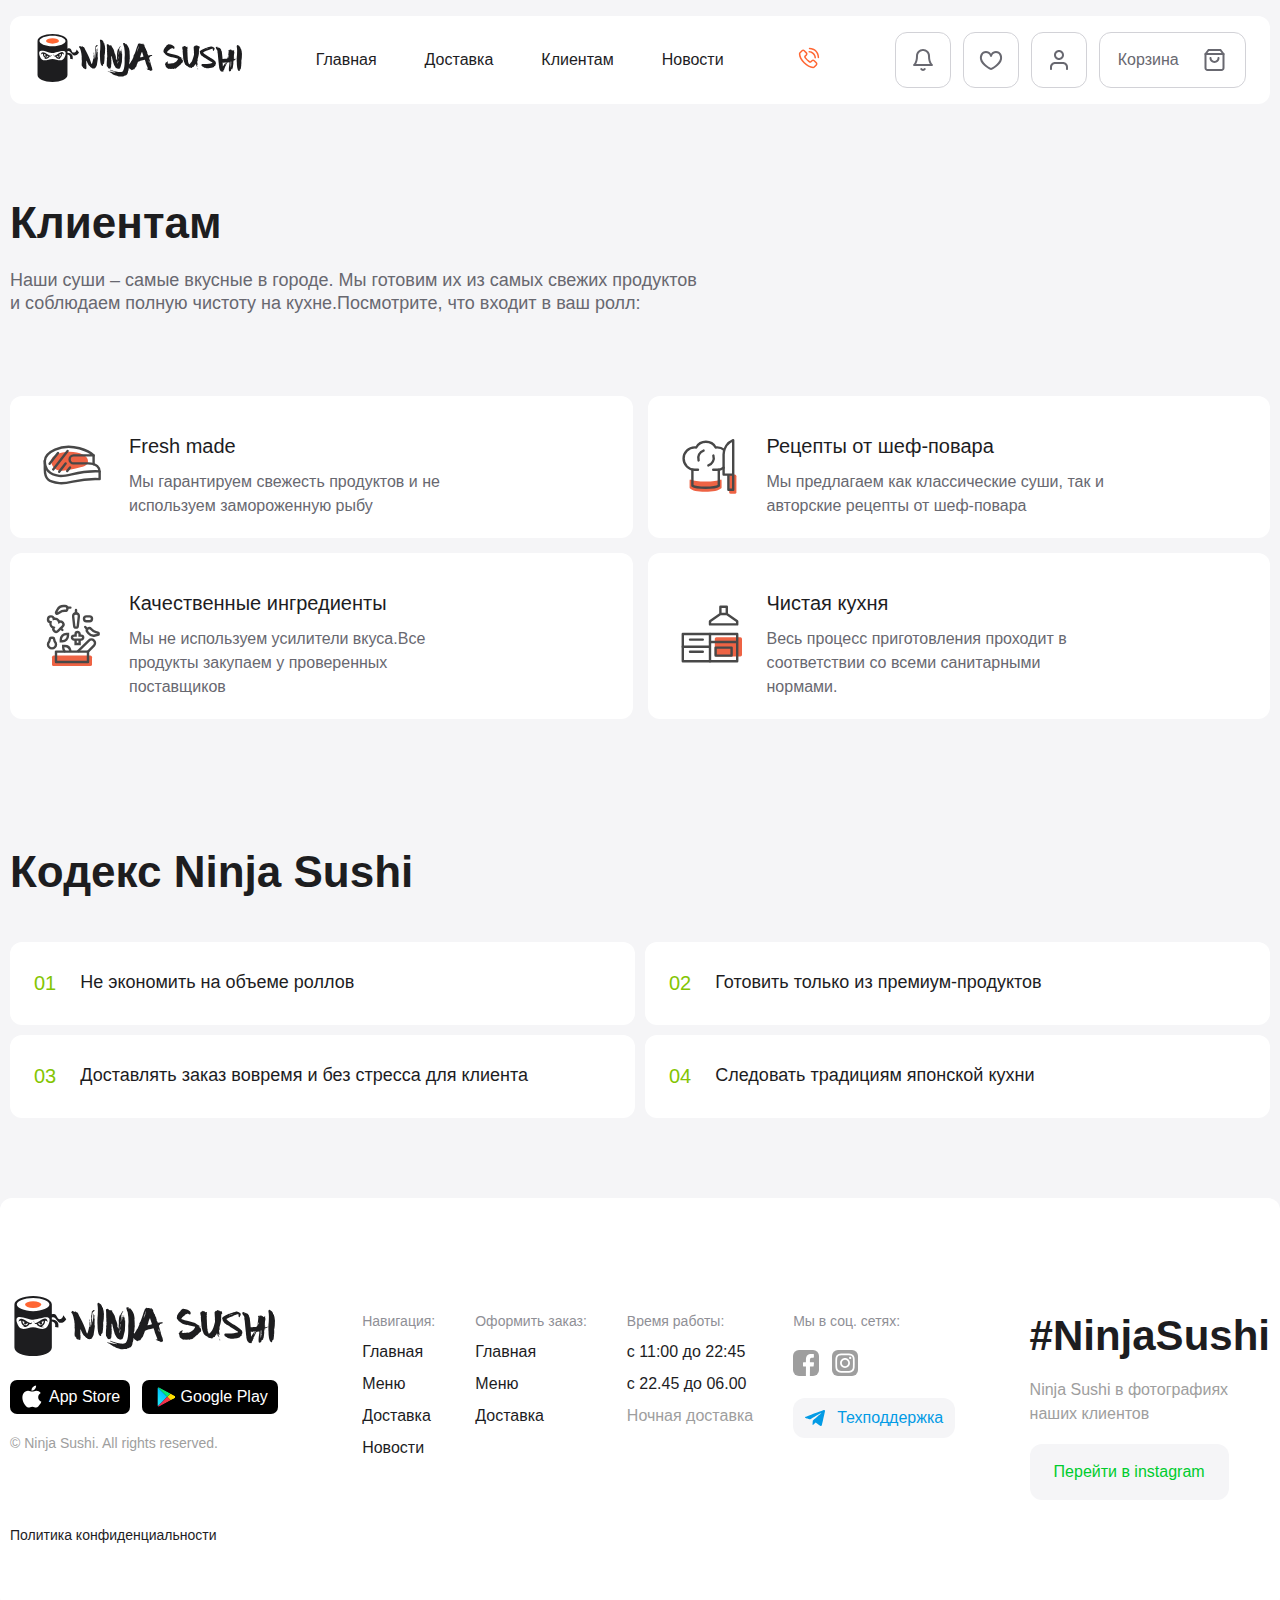
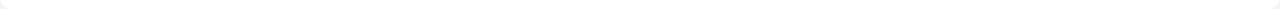
<file: ninja_clients.html>
<!DOCTYPE html>
<html lang="ru">
<head>
  <meta charset="UTF-8">
  <meta name="viewport" content="width=device-width, initial-scale=1.0">
  <title>For clients</title>
  <link rel="stylesheet" href="css/style.css">
</head>
<body>
  <div class="wrapper">
    <header class="header">
      <div class="header__container _continer">
        <div class="header__body client-body">
          <div class="header__logo-container logo">
            <a href="#" class="logo__link">
              <ul class="logo__list">
                <li class="logo__item item-image">
                  <img src="images/header/logo/logo-mob.svg" alt="">
                </li>
                <li class="logo__item item-text">
                  <img src="images/header/logo/logo-text.svg" alt="">
                </li>
              </ul>
            </a>
          </div>
          <!-- /.header__logo-container -->
          <div class="header__country country">
            <ul class="country__list">
              <li class="country__item item-flag">
                <img src="images/header/country.svg" alt="country">
                <span class="country__link link-text">Украина</span>
              </li>
              <li class="country__item">
                <button class="country__link country-button">RU</button>
              </li>
            </ul>
            <!-- /.menu__list -->
          </div>
          <!-- /.header__country -->
          <nav class="header__menu menu">
            <ul class="menu__list">
              <li class="menu__item">
                <a href="index.html" class="menu__link">Главная</a>
              </li>
              <li class="menu__item">
                <a href="ninja_delivery.html" class="menu__link">Доставка</a>
              </li>
              <li class="menu__item">
                <a href="ninja_clients.html" class="menu__link">Клиентам</a>
              </li>
              <li class="menu__item">
                <a href="ninja_news_page.html" class="menu__link">Новости</a>
              </li>
            </ul>
            <!-- /.menu__list -->
          </nav>
          <!-- /.header__menu -->
          <div class="block">
            <div class="block__phone phone">
              <a href="tel:+38 097 699 34 38" class="phone__image">
                <img src="images/header/phone.svg" alt="phone svg">
              </a>
              <a href="tel:+38 097 699 34 38" class="menu__link phone-link">+38 097 699 34 38</a>
            </div>
          </div>
          <!-- /.block-->
          <div class="header__buttons buttons">
            <ul class="buttons__list">
              <li class="buttons__item">
                <button class="buttons__link small-buttons">
                  <img src="images/header/bell.svg" alt="bell">
                </button>
              </li>
              <li class="buttons__item liked-item">
                <button class="buttons__link small-buttons">
                  <img src="images/header/liked.svg" alt="liked goods">
                </button>
              </li>
              <li class="buttons__item profile">
                <button class="buttons__link small-buttons">
                  <img src="images/header/profile.svg" alt="user profile">
                </button>
              <li class="buttons__item shopping-cart">
                <button class="buttons__link buttons__link_large">
                  <span class="buttons__text">Корзина</span>
                  <img src="images/header/shopping-cart.svg" alt="shopping cart">
                </button>
              </li>
              <li class="buttons__item">
                <button class="header__burger burger">
                  <span class="burger__line"></span>
                  <span class="burger__line"></span>
                  <span class="burger__line"></span>
                </button>
              </li>
            </ul>
            <!-- /.menu__list -->
          </div>
          <!-- /.header__buttons -->
        </div>
        <!-- /.header-body -->
      </div>
      <!-- /.header__container -->
    </header>
    <!-- /.header -->

    <main class="main">

      <section class="main__main-slogan main-slogan">
        <div class="main-slogan__container _continer">
          <div class="main-slogan__body">
            <h2 class="main-slogan__title">Клиентам</h2>
            <div class="main-slogan__text">Наши суши – самые вкусные в городе. Мы готовим их из самых свежих продуктов и соблюдаем полную чистоту на кухне.Посмотрите, что входит в ваш ролл:</div>
          </div>
          <!-- /.main-slogan__body -->
        </div>
        <!-- /.main-slogan__container -->
      </section>
      <!-- /.main__main-slogan -->

      <section class="main__main-adv main-adv">
        <div class="main-adv__cantainer _continer">
          <div class="main-adv__body">
            <article class="main-adv__card">
              <div class="main-adv__image">
                <img src="images/clients_page/meat.svg" alt="meat">
              </div>
              <div class="main-adv__text-container">
                <div class="main-adv__title">Fresh made</div>
                <div class="main-adv__text">Мы гарантируем свежесть продуктов и не используем замороженную рыбу
                </div>
              </div>
              <!-- /.main-adv__text-container -->
            </article>
            <article class="main-adv__card">
              <div class="main-adv__image">
                <img src="images/clients_page/hatsvg.svg" alt="hat">
              </div>
              <div class="main-adv__text-container">
                <div class="main-adv__title">Рецепты от шеф-повара</div>
                <div class="main-adv__text">
                  Мы предлагаем как классические суши, так и авторские рецепты от шеф-повара
                </div>
              </div>
              <!-- /.main-adv__text-container -->
            </article>
            <article class="main-adv__card">
              <div class="main-adv__image">
                <img src="images/clients_page/food.svg" alt="food">
              </div>
              <div class="main-adv__text-container">
                <div class="main-adv__title">Качественные ингредиенты</div>
                <div class="main-adv__text">
                  Мы не используем усилители вкуса.Все продукты закупаем у проверенных поставщиков
                </div>
              </div>
              <!-- /.main-adv__text-container -->
            </article>
            <article class="main-adv__card">
              <div class="main-adv__image">
                <img src="images/clients_page/kitchen.svg" alt="kitchen">
              </div>
              <div class="main-adv__text-container">
                <div class="main-adv__title">Чистая кухня</div>
                <div class="main-adv__text">
                  Весь процесс приготовления проходит в соответствии со всеми санитарными нормами.
                </div>
              </div>
              <!-- /.main-adv__text-container -->
            </article>
          </div>
          <!-- /.main-adv__body -->
        </div>
        <!-- /.main-adv__cantainer -->
      </section>
      <!-- /.main__main-adv -->

      <section class="main__main-codex main-codex">
        <div class="main-codex__container _continer">
          <h2 class="main-codex__title">Кодекс Ninja Sushi</h2>
          <div class="main-codex__body">
            <div class="main-codex__cards">
              <article class="main-codex__card">
                <div class="main-codex__number">01</div>
                <div class="main-codex__text">Не экономить на объеме роллов</div>
              </article>
              <article class="main-codex__card">
                <div class="main-codex__number">02</div>
                <div class="main-codex__text">
                  Готовить только из премиум-продуктов
                </div>
              </article>
              <article class="main-codex__card">
                <div class="main-codex__number">03</div>
                <div class="main-codex__text">
                  Доставлять заказ вовремя и без стресса для клиента
                </div>
              </article>
              <article class="main-codex__card">
                <div class="main-codex__number">04</div>
                <div class="main-codex__text">
                  Следовать традициям японской кухни
                </div>
              </article>
            </div>
            <!-- /.main-codex__cards -->
            <div class="main-codex__image">
              <img src="images/clients_page/ninja1.svg" alt="ninja">
            </div>
          </div>
          <!-- /.main-codex__body -->
        </div>
        <!-- /.main-codex__container -->
      </section>
      <!-- /.main__main-codex -->

    </main>
    <!-- /.main -->

    <footer class="footer">
      <div class="footer__container _continer">
        <div class="footer__ninja-app ninja-app">
          <ul class="ninja-app__list">
            <li class="ninja-app__item">
              <a href="#" class="ninja-app__link ninja-image">
                <img src="images/header/logo/logo-desk.svg" alt="logo">
              </a>
            </li>
            <li class="ninja-app__item item">
              <div class="item__links">
                <a href="https://apps.apple.com/ru/app/ninja-sushi/id1437544985" target="_blank"
                  class="ninja-app__link link-btn">
                  <img class="link-btn__image" src="images/footer/apple_icon.svg" alt="apple">
                  <span class="link-btn__text">App Store</span>
                </a>
                <a href="https://play.google.com/store/apps/details?id=com.ninjasushi.ninjasushi&hl=en_US" tar get="_blank"
                  class="ninja-app__link link-btn">
                  <img class="link-btn__image" src="images/footer/google_play_icon.svg" alt="apple">
                  <span class="link-btn__text">Google Play</span>
                </a>
              </div>
              <!-- /.item__links -->
            </li>
            <li class="ninja-app__item">
              <a href="#" class="ninja-app__link ninja-app__link_gray">
                © Ninja Sushi. All rights reserved.
              </a>
            </li>
          </ul>
          <a href="#" class="ninja-app__conf">
            Политика конфиденциальности
          </a>
        </div>
        <!-- /.footer__ninja-app -->
        <div class="footer__main-info main-info">
          <div class="main-info__body">
            <nav class="main-info__navigation navigate">
              <ul class="navigate__list">
                <li class="navigate__item heading">
                  <span class="heading__text">Навигация:</span>
                </li>
                <li class="navigate__item">
                  <a href="index.html" class="navigate__link">Главная</a>
                </li>
                <li class="navigate__item">
                  <a href="#" class="navigate__link">Меню</a>
                </li>
                <li class="navigate__item">
                  <a href="ninja_delivery.html" class="navigate__link">Доставка</a>
                </li>
                <li class="navigate__item">
                  <a href="ninja_news_page.html" class="navigate__link">Новости</a>
                </li>
              </ul>
            </nav>
            <!-- /.main-info__navigation -->
            <div class="main-info__contacts contacts">
              <ul class="contacts__list">
                <li class="contacts__item heading">
                  <span class="heading__text">Оформить заказ:</span>
                </li>
                <li class="contacts__item">
                  <a href="index.html" class="contacts__link">Главная</a>
                </li>
                <li class="contacts__item">
                  <a href="#" class="contacts__link">Меню</a>
                </li>
                <li class="contacts__item">
                  <a href="ninja_delivery.html" class="contacts__link">Доставка</a>
                </li>
              </ul>
            </div>
            <!-- /.main-info__contacts -->
            <div class="main-info__work-time work-time">
              <ul class="work-time__list">
                <li class="work-time__item heading">
                  <span class="heading__text">Время работы:</span>
                </li>
                <li class="work-time__item">
                  <a href="#" class="work-time__link">с 11:00 до 22:45</a>
                </li>
                <li class="work-time__item">
                  <a href="#" class="work-time__link">с 22.45 до 06.00</a>
                </li>
                <li class="work-time__item">
                  <a href="#" class="work-time__link work-time__link_gray">Ночная доставка</a>
                </li>
              </ul>
            </div>
            <!-- /.main-info__work-time -->
            <div class="main-info__socials socials">
              <ul class="socials__list">
                <li class="socials__item heading">
                  <span class="heading__text">Мы в соц. сетях:</span>
                </li>
                <li class="socials__item">
                  <a href="https://www.facebook.com/ninjafamilyofficial/" target="_blank" class="socials__link">
                    <img src="images/footer/facebook_icon.svg" alt="">
                  </a>
                  <a href="https://www.instagram.com/ninjasushiofficial/" target="_blank" class="socials__link">
                    <img src="images/footer/instagram_icon.svg" alt="">
                  </a>
                </li>
                <li class="socials__item item">
                  <a href="https://t.me/ninjasushi" target="_blank" class="socials__link socials__link_gray">
                    <img src="images/footer/telegram_icon.svg" alt="">
                    <span class="socials__link_gray-text">Техподдержка</span>
                  </a>
                </li>
              </ul>
            </div>
            <!-- /.main-info__socials -->
          </div>
          <!-- /.main-info__body -->
        </div>
        <!-- /.footer__main-info -->
        <div class="footer__additional-info additional-info">
          <ul class="additional-info__list">
            <li class="additional-info__item">
              <a href="https://www.instagram.com/ninjasushiofficial/" terget="_blank"
                class="additional-info__link additional-info__link_large">
                #NinjaSushi
              </a>
            </li>
            <li class="additional-info__item">
              <a href="#" class="additional-info__link additional-info__link_gray">
                Ninja Sushi в фотографиях<br>наших клиентов
              </a>
            </li>
            <li class="additional-info__item">
              <a href="https://www.instagram.com/ninjasushiofficial/" target="_blank"
                class="additional-info__link additional-info__link_green">
                Перейти в instagram
              </a>
            </li>
          </ul>
        </div>
        <!-- /.footer__additional-info -->
      </div>
      <!-- /.footer__container -->
    </footer>
    <!-- /.footer -->
  </div>
  <!-- /.wrapper -->
  <script src="js/script.js"></script>
</body>
</html>
</file>
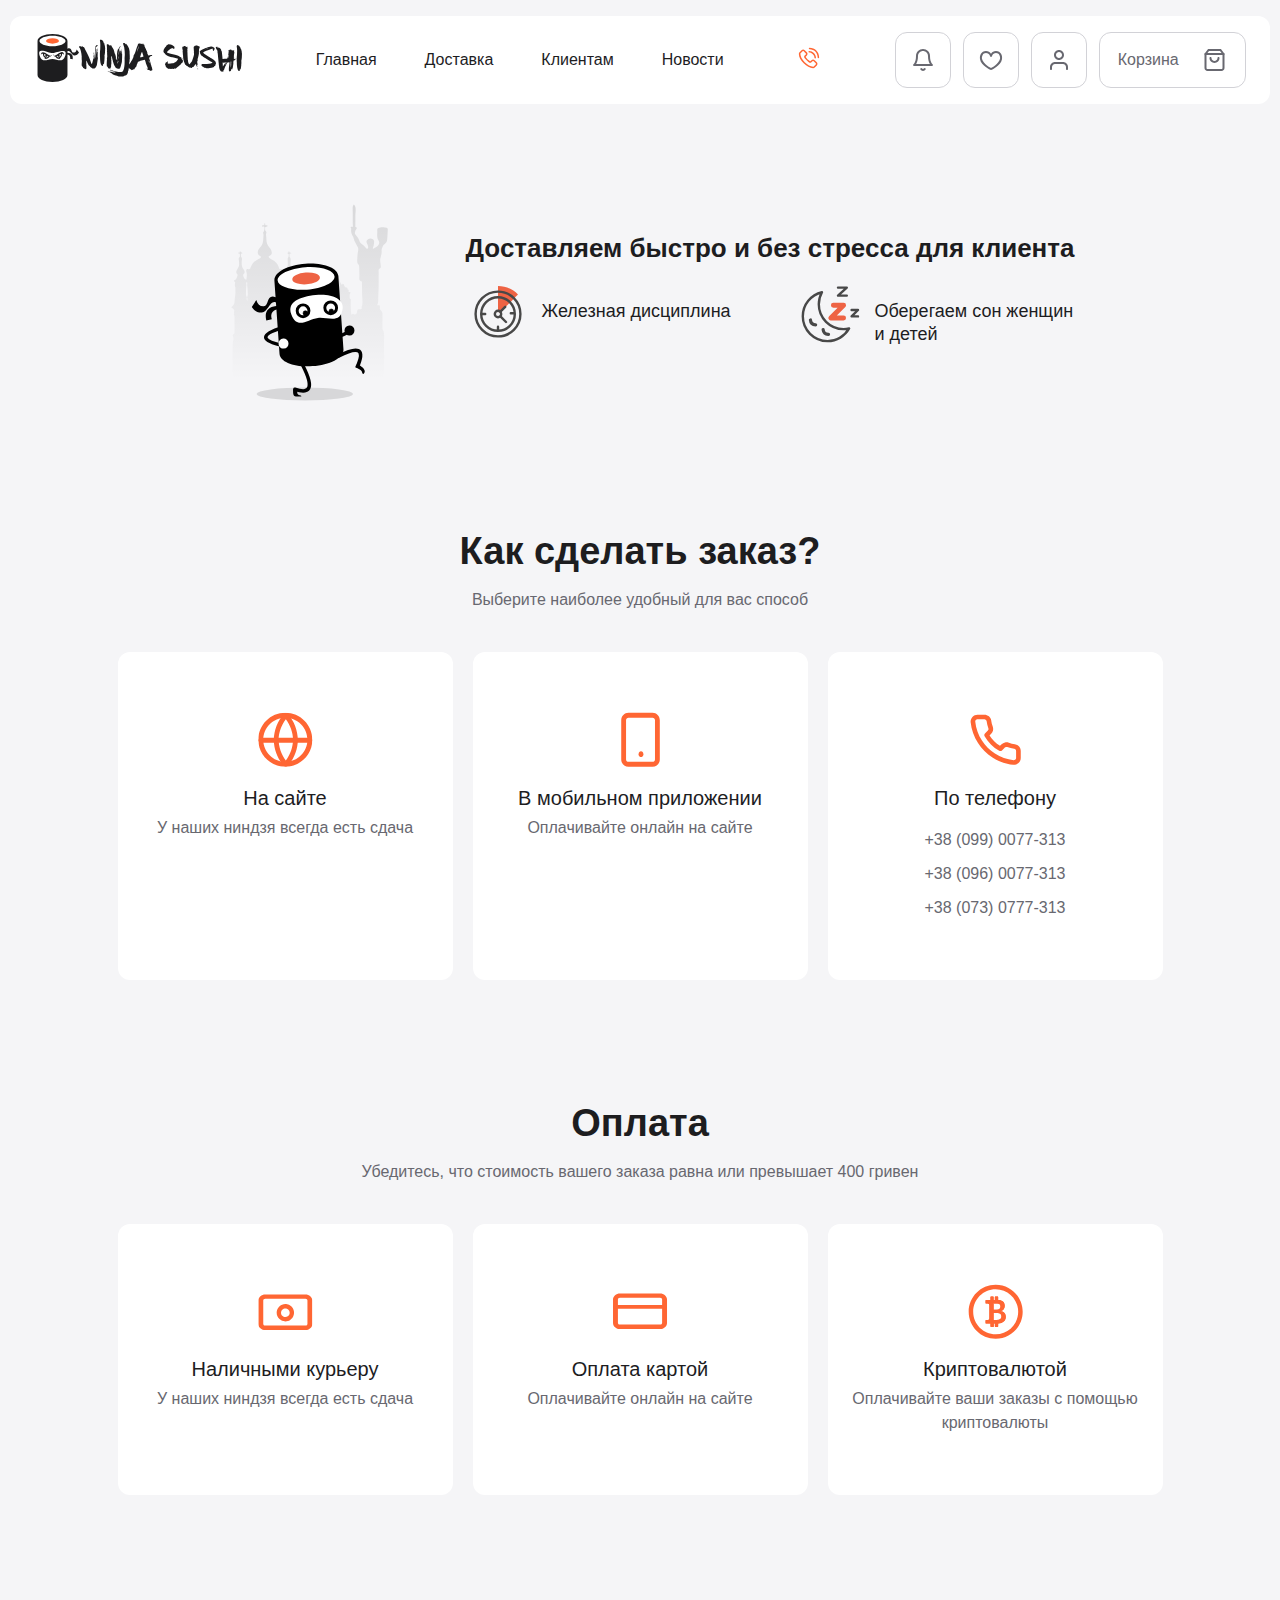
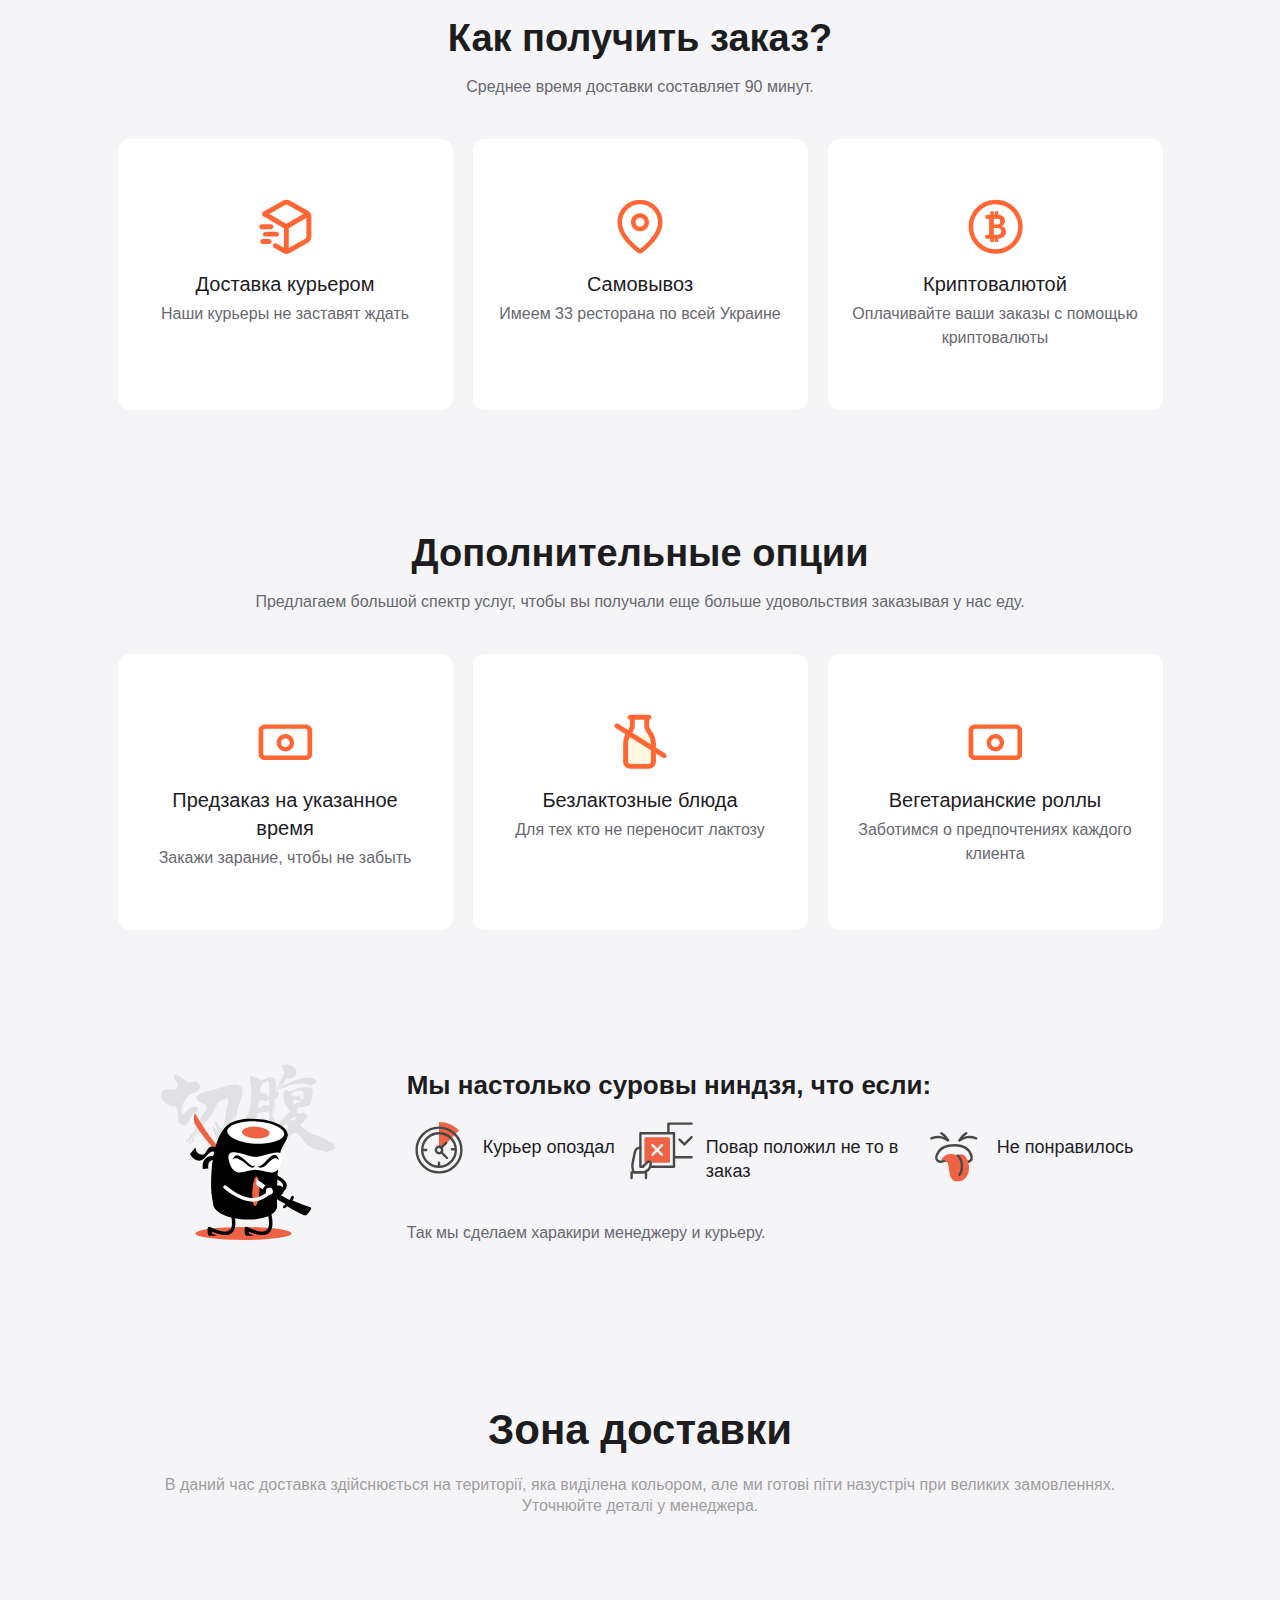
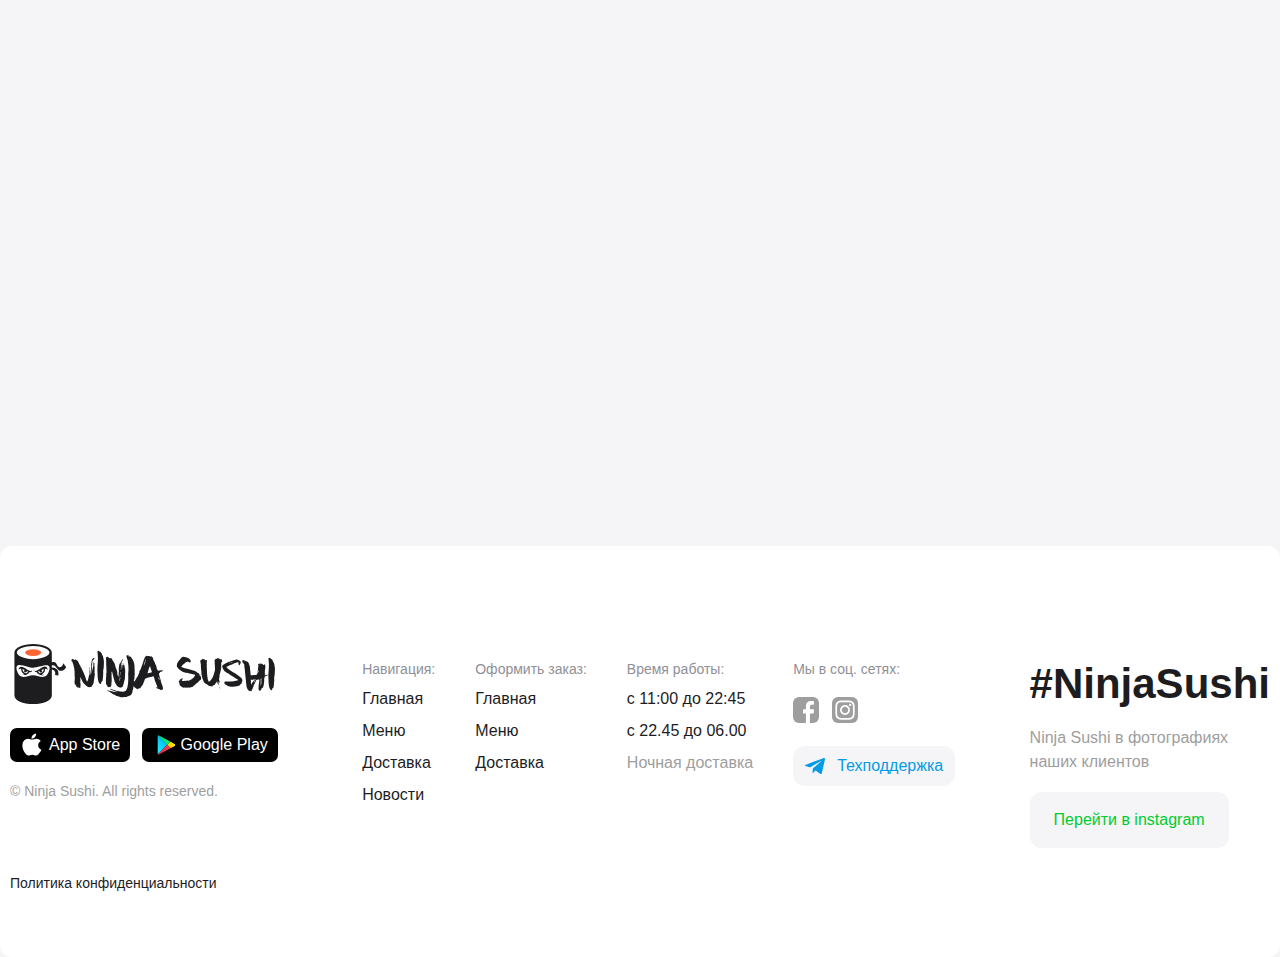
<file: ninja_delivery.html>
<!DOCTYPE html>
<html lang="ru">
<head>
  <meta charset="UTF-8">
  <meta name="viewport" content="width=device-width, initial-scale=1.0">
  <title>Delivery</title>
  <link rel="stylesheet" href="css/style.css">
</head>
<body>
  <div class="wrapper">
    <header class="header">
      <div class="header__container _continer">
        <div class="header__body delivery-body">
          <div class="header__logo-container logo">
            <a href="#" class="logo__link">
              <ul class="logo__list">
                <li class="logo__item item-image">
                  <img src="images/header/logo/logo-mob.svg" alt="">
                </li>
                <li class="logo__item item-text">
                  <img src="images/header/logo/logo-text.svg" alt="">
                </li>
              </ul>
            </a>
          </div>
          <!-- /.header__logo-container -->
          <div class="header__country country">
            <ul class="country__list">
              <li class="country__item item-flag">
                <img src="images/header/country.svg" alt="country">
                <span class="country__link link-text">Украина</span>
              </li>
              <li class="country__item">
                <button class="country__link country-button">RU</button>
              </li>
            </ul>
            <!-- /.menu__list -->
          </div>
          <!-- /.header__country -->
          <nav class="header__menu menu">
            <ul class="menu__list">
              <li class="menu__item">
                <a href="index.html" class="menu__link">Главная</a>
              </li>
              <li class="menu__item">
                <a href="ninja_delivery.html" class="menu__link">Доставка</a>
              </li>
              <li class="menu__item">
                <a href="ninja_clients.html" class="menu__link">Клиентам</a>
              </li>
              <li class="menu__item">
                <a href="ninja_news_page.html" class="menu__link">Новости</a>
              </li>
            </ul>
            <!-- /.menu__list -->
          </nav>
          <!-- /.header__menu -->
          <div class="block">
            <div class="block__phone phone">
              <a href="tel:+38 097 699 34 38" class="phone__image">
                <img src="images/header/phone.svg" alt="phone svg">
              </a>
              <a href="tel:+38 097 699 34 38" class="menu__link phone-link">+38 097 699 34 38</a>
            </div>
          </div>
          <!-- /.block-->
          <div class="header__buttons buttons">
            <ul class="buttons__list">
              <li class="buttons__item">
                <button class="buttons__link small-buttons">
                  <img src="images/header/bell.svg" alt="bell">
                </button>
              </li>
              <li class="buttons__item liked-item">
                <button class="buttons__link small-buttons">
                  <img src="images/header/liked.svg" alt="liked goods">
                </button>
              </li>
              <li class="buttons__item profile">
                <button class="buttons__link small-buttons">
                  <img src="images/header/profile.svg" alt="user profile">
                </button>
              <li class="buttons__item shopping-cart">
                <button class="buttons__link buttons__link_large">
                  <span class="buttons__text">Корзина</span>
                  <img src="images/header/shopping-cart.svg" alt="shopping cart">
                </button>
              </li>
              <li class="buttons__item">
                <button class="header__burger burger">
                  <span class="burger__line"></span>
                  <span class="burger__line"></span>
                  <span class="burger__line"></span>
                </button>
              </li>
            </ul>
            <!-- /.menu__list -->
          </div>
          <!-- /.header__buttons -->
        </div>
        <!-- /.header-body -->
      </div>
      <!-- /.header__container -->
    </header>
    <!-- /.header -->

    <main class="main">
      
      <section class="main__main-poster main-poster">
        <div class="main-poster__container _continer">
          <div class="main-poster__body">
            <div class="main-poster__image">
              <img src="images/delivery_page/ninja1.svg" alt="ninja">
            </div>
            <div class="main-poster__info main-info">
              <div class="main-info__title">
                Доставляем быстро и без стресса для клиента
              </div>
              <div class="main-info__points">
                <ul class="main-info__list">
                  <li class="main-info__item">
                    <img src="images/delivery_page/timer.svg" alt="timer">
                    <p class="main-info__text">
                      Железная дисциплина
                    </p>
                  </li>
                  <li class="main-info__item">
                    <img src="images/delivery_page/moon.svg" alt="moon">
                    <p class="main-info__text">
                      Оберегаем сон женщин и детей
                    </p>
                  </li>
                </ul>
              </div>
            </div>
            <!-- /.main-poster__info -->
          </div>
          <!-- /.main-poster__body -->
        </div>
        <!-- /.main-poster__container -->
      </section>
      <!-- /.main__main-poster -->

      <section class="main__main-instructions main-instructions">
        <div class="main-instructions__container _continer">
          <div class="main-instructions__make-order make-order">
            <div class="make-order__title">
              Как сделать заказ?
            </div>
            <div class="make-order__text">
              Выберите наиболее удобный для вас способ
            </div>
            <div class="main-instructions__cards-container">
              <article class="main-instructions__card instructions-card">
                <div class="instructions-card__image">
                  <img src="images/delivery_page/icon1.svg" alt="icon 1">
                </div>
                <div class="cont">
                  <div class="instructions-card__title">
                    На сайте
                  </div>
                  <div class="instructions-card__text">
                    У наших ниндзя всегда есть сдача
                  </div>
                </div>
              </article>
              <article class="main-instructions__card instructions-card">
                <div class="instructions-card__image">
                  <img src="images/delivery_page/icon2.svg" alt="icon 1">
                </div>
                <div class="cont">
                  <div class="instructions-card__title">
                    В мобильном приложении
                  </div>
                  <div class="instructions-card__text">
                    Оплачивайте онлайн на сайте
                  </div>
                </div>
              </article>
              <article class="main-instructions__card instructions-card">
                <div class="instructions-card__image">
                  <img src="images/delivery_page/icon3.svg" alt="icon 1">
                </div>
                <div class="cont">
                  <div class="instructions-card__title">
                    <p>
                      По телефону
                    </p>
                  </div>
                  <div class="instructions-card__text instructions-text">
                    <ul class="instructions-text__list">
                      <li class="instructions-text__item">
                        <a href="tel:+38 (099) 0077-313" class="instructions-text__link">
                          +38 (099) 0077-313
                        </a>
                      </li>
                      <li class="instructions-text__item">
                        <a href="tel:+38 (096) 0077-313" class="instructions-text__link">
                          +38 (096) 0077-313
                        </a>
                      </li>
                      <li class="instructions-text__item">
                        <a href="tel:+38 (073) 0777-313" class="instructions-text__link">
                          +38 (073) 0777-313
                        </a>
                      </li>
                    </ul>
                  </div>
                </div>
              </article>
            </div>
          </div>
          <!-- /.main-instructions__make-order -->
          <div class="main-instructions__make-payment make-order">
            <div class="make-order__title">
              Оплата
            </div>
            <div class="make-order__text">
              Убедитесь, что стоимость вашего заказа равна или превышает 400 гривен
            </div>
            <div class="main-instructions__cards-container">
              <article class="main-instructions__card instructions-card">
                <div class="instructions-card__image">
                  <img src="images/delivery_page/icon4.svg" alt="icon 1">
                </div>
                <div class="cont">
                  <div class="instructions-card__title">
                    Наличными курьеру
                  </div>
                  <div class="instructions-card__text">
                    У наших ниндзя всегда есть сдача
                  </div>
                </div>
              </article>
              <article class="main-instructions__card instructions-card">
                <div class="instructions-card__image">
                  <img src="images/delivery_page/icon5.svg" alt="icon 1">
                </div>
                <div class="cont">
                  <div class="instructions-card__title">
                    Оплата картой
                  </div>
                  <div class="instructions-card__text">
                    Оплачивайте онлайн на сайте
                  </div>
                </div>
              </article>
              <article class="main-instructions__card instructions-card">
                <div class="instructions-card__image">
                  <img src="images/delivery_page/icon6.svg" alt="icon 1">
                </div>
                <div class="cont">
                  <div class="instructions-card__title">
                    Криптовалютой
                  </div>
                  <div class="instructions-card__text">
                    Оплачивайте ваши заказы с помощью криптовалюты
                  </div>
                </div>
              </article>
            </div>
          </div>
          <!-- /.main-instructions__make-payment -->
          <div class="main-instructions__get-payment make-order">
            <div class="make-order__title">
              Как получить заказ?
            </div>
            <div class="make-order__text">
              Среднее время доставки составляет 90 минут.
            </div>
            <div class="main-instructions__cards-container">
              <article class="main-instructions__card instructions-card">
                <div class="instructions-card__image">
                  <img src="images/delivery_page/icon7.svg" alt="icon 1">
                </div>
                <div class="cont">
                  <div class="instructions-card__title">
                    Доставка курьером
                  </div>
                  <div class="instructions-card__text">
                    Наши курьеры не заставят ждать
                  </div>
                </div>
              </article>
              <article class="main-instructions__card instructions-card">
                <div class="instructions-card__image">
                  <img src="images/delivery_page/icon8.svg" alt="icon 1">
                </div>
                <div class="cont">
                  <div class="instructions-card__title">
                    Самовывоз
                  </div>
                  <div class="instructions-card__text">
                    Имеем 33 ресторана по всей Украине
                  </div>
                </div>
              </article>
              <article class="main-instructions__card instructions-card">
                <div class="instructions-card__image">
                  <img src="images/delivery_page/icon9.svg" alt="icon 1">
                </div>
                <div class="cont">
                  <div class="instructions-card__title">
                    Криптовалютой
                  </div>
                  <div class="instructions-card__text">
                    Оплачивайте ваши заказы с помощью криптовалюты
                  </div>
                </div>
              </article>
            </div>
          </div>
          <!-- /.main-instructions__get-payment -->
          <div class="main-instructions__additional-options make-order">
            <div class="make-order__title">
              Дополнительные опции
            </div>
            <div class="make-order__text">
              Предлагаем большой спектр услуг, чтобы вы получали еще больше удовольствия заказывая у нас еду.
            </div>
            <div class="main-instructions__cards-container">
              <article class="main-instructions__card instructions-card">
                <div class="instructions-card__image">
                  <img src="images/delivery_page/icon10.svg" alt="icon 1">
                </div>
                <div class="cont">
                  <div class="instructions-card__title">
                    Предзаказ на указанное время
                  </div>
                  <div class="instructions-card__text">
                    Закажи зарание, чтобы не забыть
                  </div>
                </div>
              </article>
              <article class="main-instructions__card instructions-card">
                <div class="instructions-card__image">
                  <img src="images/delivery_page/icon11.svg" alt="icon 1">
                </div>
                <div class="cont">
                  <div class="instructions-card__title">
                    Безлактозные блюда
                  </div>
                  <div class="instructions-card__text">
                    Для тех кто не переносит лактозу
                  </div>
                </div>
              </article>
              <article class="main-instructions__card instructions-card">
                <div class="instructions-card__image">
                  <img src="images/delivery_page/icon10.svg" alt="icon 1">
                </div>
                <div class="cont">
                  <div class="instructions-card__title">
                    Вегетарианские роллы
                  </div>
                  <div class="instructions-card__text">
                    Заботимся о предпочтениях каждого клиента
                  </div>
                </div>
              </article>
            </div>
          </div>
          <!-- /.main-instructions__additional-options -->
        </div>
        <!-- /.main-delivery__container -->
      </section>
      <!-- /.main__main-delivery -->

      <section class="main__main-poster main-poster">
        <div class="main-poster__container _continer">
          <div class="main-poster__body">
            <div class="main-poster__image">
              <img src="images/delivery_page/ninja2.svg" alt="ninja">
            </div>
            <div class="main-poster__info main-info">
              <div class="main-info__title">
                Мы настолько суровы ниндзя, что если:
              </div>
              <div class="main-info__points">
                <ul class="main-info__list harakiri-list">
                  <li class="main-info__item">
                    <img src="images/delivery_page/timer.svg" alt="timer">
                    <p class="main-info__text">
                      Курьер опоздал
                    </p>
                  </li>
                  <li class="main-info__item second-item">
                    <img src="images/delivery_page/paper.svg" alt="paper">
                    <p class="main-info__text">
                      Повар положил не то в заказ
                    </p>
                  </li>
                  <li class="main-info__item">
                    <img src="images/delivery_page/face.svg" alt="face">
                    <p class="main-info__text">
                      Не понравилось
                    </p>
                  </li>
                </ul>
              </div>
              <div class="main-info__harakiri-text">
                Так мы сделаем харакири менеджеру и курьеру.
              </div>
            </div>
            <!-- /.main-poster__info -->
          </div>
          <!-- /.main-poster__body -->
        </div>
        <!-- /.main-poster__container -->
      </section>
      <!-- /.main__main-poster -->

      <section class="main__main-map main-map">
              <div class="main-map-delivery__body">
                <div class="main-map-delivery__container _continer">
                  <div class="main-map__info">
                    <h2 class="main-map__title">Зона доставки</h2>
                    <p class="main-map__text">
                      В даний час доставка здійснюється на території, яка виділена кольором, але ми готові піти назустріч при
                      великих
                      замовленнях. Уточнюйте деталі у менеджера.
                    </p>
                  </div>
                  <!-- /.main-map__title -->
                  <div class="main-map__map">
                    <iframe
                      src="https://www.google.com/maps/embed?pb=!1m14!1m8!1m3!1d1302807.0645092411!2d29.459152554687492!3d50.37503725766998!3m2!1i1024!2i768!4f13.1!3m3!1m2!1s0x40d4c504245a0f53%3A0x812b54a69b12f0c0!2sNinja%20Sushi!5e0!3m2!1sru!2sby!4v1703440372909!5m2!1sru!2sby"
                      width="600" height="450" style="border:0; border-radius: 12px;" allowfullscreen="" loading="lazy"
                      referrerpolicy="no-referrer-when-downgrade"></iframe>
                  </div>
                  <!-- /.main-map__map -->
                </div>
                <!-- /.main-map__container -->
              </div>
              <!-- /.main-map__body -->
      </section>
      <!-- /.main__main-map -->

    </main>
    <!-- /.main -->

    <footer class="footer">
      <div class="footer__container _continer">
        <div class="footer__ninja-app ninja-app">
          <ul class="ninja-app__list">
            <li class="ninja-app__item">
              <a href="#" class="ninja-app__link ninja-image">
                <img src="images/header/logo/logo-desk.svg" alt="logo">
              </a>
            </li>
            <li class="ninja-app__item item">
              <div class="item__links">
                <a href="https://apps.apple.com/ru/app/ninja-sushi/id1437544985" target="_blank"
                  class="ninja-app__link link-btn">
                  <img class="link-btn__image" src="images/footer/apple_icon.svg" alt="apple">
                  <span class="link-btn__text">App Store</span>
                </a>
                <a href="https://play.google.com/store/apps/details?id=com.ninjasushi.ninjasushi&hl=en_US" tar get="_blank"
                  class="ninja-app__link link-btn">
                  <img class="link-btn__image" src="images/footer/google_play_icon.svg" alt="apple">
                  <span class="link-btn__text">Google Play</span>
                </a>
              </div>
              <!-- /.item__links -->
            </li>
            <li class="ninja-app__item">
              <a href="#" class="ninja-app__link ninja-app__link_gray">
                © Ninja Sushi. All rights reserved.
              </a>
            </li>
          </ul>
          <a href="#" class="ninja-app__conf">
            Политика конфиденциальности
          </a>
        </div>
        <!-- /.footer__ninja-app -->
        <div class="footer__main-info main-info">
          <div class="main-info__body">
            <nav class="main-info__navigation navigate">
              <ul class="navigate__list">
                <li class="navigate__item heading">
                  <span class="heading__text">Навигация:</span>
                </li>
                <li class="navigate__item">
                  <a href="index.html" class="navigate__link">Главная</a>
                </li>
                <li class="navigate__item">
                  <a href="#" class="navigate__link">Меню</a>
                </li>
                <li class="navigate__item">
                  <a href="ninja_delivery.html" class="navigate__link">Доставка</a>
                </li>
                <li class="navigate__item">
                  <a href="ninja_news_page.html" class="navigate__link">Новости</a>
                </li>
              </ul>
            </nav>
            <!-- /.main-info__navigation -->
            <div class="main-info__contacts contacts">
              <ul class="contacts__list">
                <li class="contacts__item heading">
                  <span class="heading__text">Оформить заказ:</span>
                </li>
                <li class="contacts__item">
                  <a href="index.html" class="contacts__link">Главная</a>
                </li>
                <li class="contacts__item">
                  <a href="#" class="contacts__link">Меню</a>
                </li>
                <li class="contacts__item">
                  <a href="ninja_delivery.html" class="contacts__link">Доставка</a>
                </li>
              </ul>
            </div>
            <!-- /.main-info__contacts -->
            <div class="main-info__work-time work-time">
              <ul class="work-time__list">
                <li class="work-time__item heading">
                  <span class="heading__text">Время работы:</span>
                </li>
                <li class="work-time__item">
                  <a href="#" class="work-time__link">с 11:00 до 22:45</a>
                </li>
                <li class="work-time__item">
                  <a href="#" class="work-time__link">с 22.45 до 06.00</a>
                </li>
                <li class="work-time__item">
                  <a href="#" class="work-time__link work-time__link_gray">Ночная доставка</a>
                </li>
              </ul>
            </div>
            <!-- /.main-info__work-time -->
            <div class="main-info__socials socials">
              <ul class="socials__list">
                <li class="socials__item heading">
                  <span class="heading__text">Мы в соц. сетях:</span>
                </li>
                <li class="socials__item">
                  <a href="https://www.facebook.com/ninjafamilyofficial/" target="_blank" class="socials__link">
                    <img src="images/footer/facebook_icon.svg" alt="">
                  </a>
                  <a href="https://www.instagram.com/ninjasushiofficial/" target="_blank" class="socials__link">
                    <img src="images/footer/instagram_icon.svg" alt="">
                  </a>
                </li>
                <li class="socials__item item">
                  <a href="https://t.me/ninjasushi" target="_blank" class="socials__link socials__link_gray">
                    <img src="images/footer/telegram_icon.svg" alt="">
                    <span class="socials__link_gray-text">Техподдержка</span>
                  </a>
                </li>
              </ul>
            </div>
            <!-- /.main-info__socials -->
          </div>
          <!-- /.main-info__body -->
        </div>
        <!-- /.footer__main-info -->
        <div class="footer__additional-info additional-info">
          <ul class="additional-info__list">
            <li class="additional-info__item">
              <a href="https://www.instagram.com/ninjasushiofficial/" terget="_blank"
                class="additional-info__link additional-info__link_large">
                #NinjaSushi
              </a>
            </li>
            <li class="additional-info__item">
              <a href="#" class="additional-info__link additional-info__link_gray">
                Ninja Sushi в фотографиях<br>наших клиентов
              </a>
            </li>
            <li class="additional-info__item">
              <a href="https://www.instagram.com/ninjasushiofficial/" target="_blank"
                class="additional-info__link additional-info__link_green">
                Перейти в instagram
              </a>
            </li>
          </ul>
        </div>
        <!-- /.footer__additional-info -->
      </div>
      <!-- /.footer__container -->
    </footer>
    <!-- /.footer -->
  </div>
  <!-- /.wrapper -->
  <script src="js/script.js"></script>
</body>
</html>
</file>
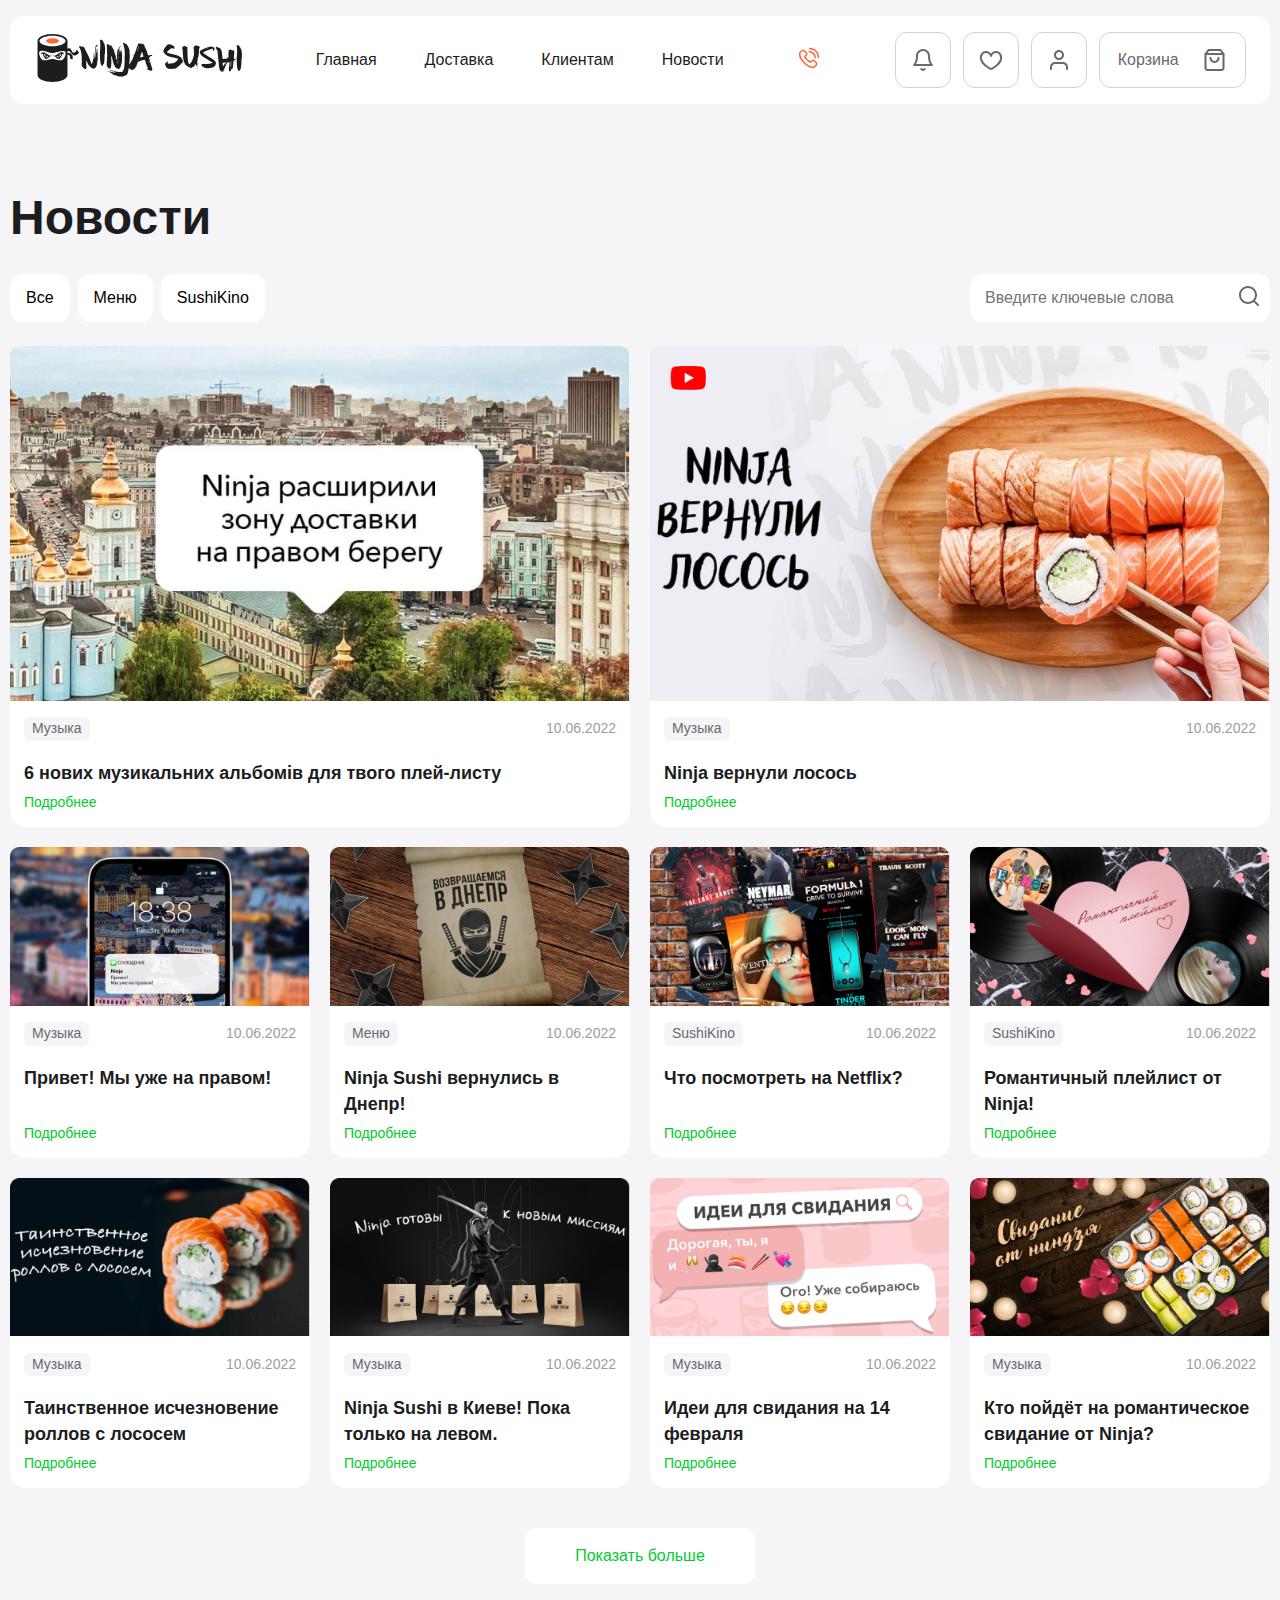
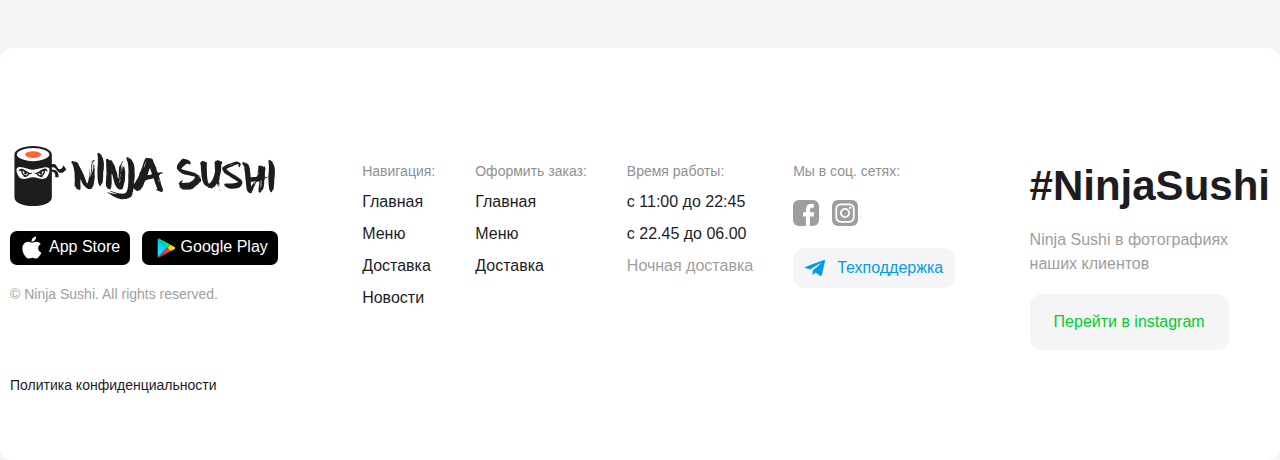
<file: ninja_news_page.html>
<!DOCTYPE html>
<html lang="ru">
<head>
  <meta charset="UTF-8">
  <meta name="viewport" content="width=device-width, initial-scale=1.0">
  <title>News</title>
  <link rel="stylesheet" href="css/style.css">
</head>
<body>
  <div class="wrapper">
    <header class="header">
      <div class="header__container _continer">
        <div class="header__body news-body">
          <div class="header__logo-container logo">
            <a href="#" class="logo__link">
              <ul class="logo__list">
                <li class="logo__item item-image">
                  <img src="images/header/logo/logo-mob.svg" alt="">
                </li>
                <li class="logo__item item-text">
                  <img src="images/header/logo/logo-text.svg" alt="">
                </li>
              </ul>
            </a>
          </div>
          <!-- /.header__logo-container -->
          <div class="header__country country">
            <ul class="country__list">
              <li class="country__item item-flag">
                <img src="images/header/country.svg" alt="country">
                <span class="country__link link-text">Украина</span>
              </li>
              <li class="country__item">
                <button class="country__link country-button">RU</button>
              </li>
            </ul>
            <!-- /.menu__list -->
          </div>
          <!-- /.header__country -->
          <nav class="header__menu menu">
            <ul class="menu__list">
              <li class="menu__item">
                <a href="index.html" class="menu__link">Главная</a>
              </li>
              <li class="menu__item">
                <a href="ninja_delivery.html" class="menu__link">Доставка</a>
              </li>
              <li class="menu__item">
                <a href="ninja_clients.html" class="menu__link">Клиентам</a>
              </li>
              <li class="menu__item">
                <a href="ninja_news_page.html" class="menu__link">Новости</a>
              </li>
            </ul>
            <!-- /.menu__list -->
          </nav>
          <!-- /.header__menu -->
          <div class="block">
            <div class="block__phone phone">
              <a href="tel:+38 097 699 34 38" class="phone__image">
                <img src="images/header/phone.svg" alt="phone svg">
              </a>
              <a href="tel:+38 097 699 34 38" class="menu__link phone-link">+38 097 699 34 38</a>
            </div>
          </div>
          <!-- /.block-->
          <div class="header__buttons buttons">
            <ul class="buttons__list">
              <li class="buttons__item">
                <button class="buttons__link small-buttons">
                  <img src="images/header/bell.svg" alt="bell">
                </button>
              </li>
              <li class="buttons__item liked-item">
                <button class="buttons__link small-buttons">
                  <img src="images/header/liked.svg" alt="liked goods">
                </button>
              </li>
              <li class="buttons__item profile">
                <button class="buttons__link small-buttons">
                  <img src="images/header/profile.svg" alt="user profile">
                </button>
              <li class="buttons__item shopping-cart">
                <button class="buttons__link buttons__link_large">
                  <span class="buttons__text">Корзина</span>
                  <img src="images/header/shopping-cart.svg" alt="shopping cart">
                </button>
              </li>
              <li class="buttons__item">
                <button class="header__burger burger">
                  <span class="burger__line"></span>
                  <span class="burger__line"></span>
                  <span class="burger__line"></span>
                </button>
              </li>
            </ul>
            <!-- /.menu__list -->
          </div>
          <!-- /.header__buttons -->
        </div>
        <!-- /.header-body -->
      </div>
      <!-- /.header__container -->
    </header>
    <!-- /.header -->

    <main class="main">
      <section class="main__main-news main-news">
        <div class="main-news__container _continer">
          <div class="main-news__title">Новости</div>
          <!-- /.main-news__title -->
          <div class="main-news__search news-search">
            <div class="news-search__sorting">
              <ul class="news-search__list">
                <li class="news-search__item">
                  <button class="news-search__button">Все</button>
                </li>
                <li class="news-search__item">
                  <button class="news-search__button">Меню</button>
                </li>
                <li class="news-search__item">
                  <button class="news-search__button">SushiKino</button>
                </li>
              </ul>
            </div>
            <!-- /.news-search__sorting -->
            <div class="news-search__search-form">
              <form>
                <input type="text" placeholder="Введите ключевые слова">
                <button type="submit">
                  <img src="images/news_page/search.svg" alt="search icon">
                </button>
              </form>
            </div>
            <!-- /.news-search__search-form -->
          </div>
          <!-- /.main-news__search -->
          <div class="main-news__body body-news">
            <article class="body-news__card big-item1">
              <a href="ninja_separate_news.html" class="body-news__link-image">
                <img src="images/news_page/news1.png" alt="news" class="body-news__image">
              </a>
              <div class="body-news__info info-block">
                <div class="info-block__category">
                  <a href="#" class="info-block__category-name">Музыка</a>
                  <p class="nfo-block__category-time">
                    <time datetime="2022-06-10">10.06.2022</time>
                  </p>
                </div>
                <div class="info-block__title">
                  6 нових музикальних альбомів для твого плей-листу
                </div>
                <div class="info-block__link info-link">
                  <a href="ninja_separate_news.html" class="info-link__more">Подробнее</a>
                </div>
              </div>
            </article>
            <article class="body-news__card big-item2">
              <a href="ninja_separate_news.html" class="body-news__link-image">
                <img src="images/news_page/news2.png" alt="news" class="body-news__image">
              </a>
              <div class="body-news__info info-block">
                <div class="info-block__category">
                  <a href="#" class="info-block__category-name">Музыка</a>
                  <p class="nfo-block__category-time">
                    <time datetime="2022-06-10">10.06.2022</time>
                  </p>
                </div>
                <div class="info-block__title">
                  Ninja вернули лосось
                </div>
                <div class="info-block__link info-link">
                  <a href="ninja_separate_news.html" class="info-link__more">Подробнее</a>
                </div>
              </div>
            </article>
            <article class="body-news__card">
              <a href="ninja_separate_news.html" class="body-news__link-image">
                <img src="images/news_page/news3.png" alt="news" class="body-news__image">
              </a>
              <div class="body-news__info info-block">
                <div class="info-block__category">
                  <a href="#" class="info-block__category-name">Mузыка</a>
                  <p class="nfo-block__category-time">
                    <time datetime="2022-06-10">10.06.2022</time>
                  </p>
                </div>
                <div class="info-block__title">
                  Привет! Мы уже на правом!
                </div>
                <div class="info-block__link info-link">
                  <a href="ninja_separate_news.html" class="info-link__more">Подробнее</a>
                </div>
              </div>
            </article>
            <article class="body-news__card">
              <a href="ninja_separate_news.html" class="body-news__link-image">
                <img src="images/news_page/news4.png" alt="news" class="body-news__image">
              </a>
              <div class="body-news__info info-block">
                <div class="info-block__category">
                  <a href="#" class="info-block__category-name">Меню</a>
                  <p class="nfo-block__category-time">
                    <time datetime="2022-06-10">10.06.2022</time>
                  </p>
                </div>
                <div class="info-block__title">
                  Ninja Sushi вернулись в Днепр!
                </div>
                <div class="info-block__link info-link">
                  <a href="ninja_separate_news.html" class="info-link__more">Подробнее</a>
                </div>
              </div>
            </article>
            <article class="body-news__card">
              <a href="ninja_separate_news.html" class="body-news__link-image">
                <img src="images/news_page/news5.png" alt="news" class="body-news__image">
              </a>
              <div class="body-news__info info-block">
                <div class="info-block__category">
                  <a href="#" class="info-block__category-name">SushiKino</a>
                  <p class="nfo-block__category-time">
                    <time datetime="2022-06-10">10.06.2022</time>
                  </p>
                </div>
                <div class="info-block__title">
                  Что посмотреть на Netflix?
                </div>
                <div class="info-block__link info-link">
                  <a href="ninja_separate_news.html" class="info-link__more">Подробнее</a>
                </div>
              </div>
            </article>
            <article class="body-news__card">
              <a href="ninja_separate_news.html" class="body-news__link-image">
                <img src="images/news_page/news6.png" alt="news" class="body-news__image">
              </a>
              <div class="body-news__info info-block">
                <div class="info-block__category">
                  <a href="#" class="info-block__category-name">SushiKino</a>
                  <p class="nfo-block__category-time">
                    <time datetime="2022-06-10">10.06.2022</time>
                  </p>
                </div>
                <div class="info-block__title">
                  Романтичный плейлист от Ninja!
                </div>
                <div class="info-block__link info-link">
                  <a href="ninja_separate_news.html" class="info-link__more">Подробнее</a>
                </div>
              </div>
            </article>
            <article class="body-news__card">
              <a href="ninja_separate_news.html" class="body-news__link-image">
                <img src="images/news_page/news7.png" alt="news" class="body-news__image">
              </a>
              <div class="body-news__info info-block">
                <div class="info-block__category">
                  <a href="#" class="info-block__category-name">Музыка</a>
                  <p class="nfo-block__category-time">
                    <time datetime="2022-06-10">10.06.2022</time>
                  </p>
                </div>
                <div class="info-block__title">
                  Таинственное исчезновение роллов с лососем
                </div>
                <div class="info-block__link info-link">
                  <a href="ninja_separate_news.html" class="info-link__more">Подробнее</a>
                </div>
              </div>
            </article>
            <article class="body-news__card">
              <a href="ninja_separate_news.html" class="body-news__link-image">
                <img src="images/news_page/news8.png" alt="news" class="body-news__image">
              </a>
              <div class="body-news__info info-block">
                <div class="info-block__category">
                  <a href="#" class="info-block__category-name">Музыка</a>
                  <p class="nfo-block__category-time">
                    <time datetime="2022-06-10">10.06.2022</time>
                  </p>
                </div>
                <div class="info-block__title">
                  Ninja Sushi в Киеве! Пока только на левом.
                </div>
                <div class="info-block__link info-link">
                  <a href="ninja_separate_news.html" class="info-link__more">Подробнее</a>
                </div>
              </div>
            </article>
            <article class="body-news__card">
              <a href="ninja_separate_news.html" class="body-news__link-image">
                <img src="images/news_page/news9.png" alt="news" class="body-news__image">
              </a>
              <div class="body-news__info info-block">
                <div class="info-block__category">
                  <a href="#" class="info-block__category-name">Музыка</a>
                  <p class="nfo-block__category-time">
                    <time datetime="2022-06-10">10.06.2022</time>
                  </p>
                </div>
                <div class="info-block__title">
                  Идеи для свидания на 14 февраля
                </div>
                <div class="info-block__link info-link">
                  <a href="ninja_separate_news.html" class="info-link__more">Подробнее</a>
                </div>
              </div>
            </article>
            <article class="body-news__card">
              <a href="ninja_separate_news.html" class="body-news__link-image">
                <img src="images/news_page/news10.png" alt="news" class="body-news__image">
              </a>
              <div class="body-news__info info-block">
                <div class="info-block__category">
                  <a href="#" class="info-block__category-name">Музыка</a>
                  <p class="nfo-block__category-time">
                    <time datetime="2022-06-10">10.06.2022</time>
                  </p>
                </div>
                <div class="info-block__title">
                  Кто пойдёт на романтическое свидание от Ninja?
                </div>
                <div class="info-block__link info-link">
                  <a href="ninja_separate_news.html" class="info-link__more">Подробнее</a>
                </div>
              </div>
            </article>
          </div>
          <!-- /.main-news__body -->
          <div class="main-news__show-more show-more">
            <button class="show-more__button">Показать больше</button>
          </div>
          <!-- /.main-news__show-more -->
        </div>
        <!-- /.main-news__container -->
      </section>
      <!-- /.main__main-news -->
    </main>
    <!-- /.main -->

    <footer class="footer">
      <div class="footer__container _continer">
        <div class="footer__ninja-app ninja-app">
          <ul class="ninja-app__list">
            <li class="ninja-app__item">
              <a href="#" class="ninja-app__link ninja-image">
                <img src="images/header/logo/logo-desk.svg" alt="logo">
              </a>
            </li>
            <li class="ninja-app__item item">
              <div class="item__links">
                <a href="https://apps.apple.com/ru/app/ninja-sushi/id1437544985" target="_blank"
                  class="ninja-app__link link-btn">
                  <img class="link-btn__image" src="images/footer/apple_icon.svg" alt="apple">
                  <span class="link-btn__text">App Store</span>
                </a>
                <a href="https://play.google.com/store/apps/details?id=com.ninjasushi.ninjasushi&hl=en_US" tar get="_blank"
                  class="ninja-app__link link-btn">
                  <img class="link-btn__image" src="images/footer/google_play_icon.svg" alt="apple">
                  <span class="link-btn__text">Google Play</span>
                </a>
              </div>
              <!-- /.item__links -->
            </li>
            <li class="ninja-app__item">
              <a href="#" class="ninja-app__link ninja-app__link_gray">
                © Ninja Sushi. All rights reserved.
              </a>
            </li>
          </ul>
          <a href="#" class="ninja-app__conf">
            Политика конфиденциальности
          </a>
        </div>
        <!-- /.footer__ninja-app -->
        <div class="footer__main-info main-info">
          <div class="main-info__body">
            <nav class="main-info__navigation navigate">
              <ul class="navigate__list">
                <li class="navigate__item heading">
                  <span class="heading__text">Навигация:</span>
                </li>
                <li class="navigate__item">
                  <a href="index.html" class="navigate__link">Главная</a>
                </li>
                <li class="navigate__item">
                  <a href="#" class="navigate__link">Меню</a>
                </li>
                <li class="navigate__item">
                  <a href="ninja_delivery.html" class="navigate__link">Доставка</a>
                </li>
                <li class="navigate__item">
                  <a href="ninja_news_page.html" class="navigate__link">Новости</a>
                </li>
              </ul>
            </nav>
            <!-- /.main-info__navigation -->
            <div class="main-info__contacts contacts">
              <ul class="contacts__list">
                <li class="contacts__item heading">
                  <span class="heading__text">Оформить заказ:</span>
                </li>
                <li class="contacts__item">
                  <a href="index.html" class="contacts__link">Главная</a>
                </li>
                <li class="contacts__item">
                  <a href="#" class="contacts__link">Меню</a>
                </li>
                <li class="contacts__item">
                  <a href="ninja_delivery.html" class="contacts__link">Доставка</a>
                </li>
              </ul>
            </div>
            <!-- /.main-info__contacts -->
            <div class="main-info__work-time work-time">
              <ul class="work-time__list">
                <li class="work-time__item heading">
                  <span class="heading__text">Время работы:</span>
                </li>
                <li class="work-time__item">
                  <a href="#" class="work-time__link">с 11:00 до 22:45</a>
                </li>
                <li class="work-time__item">
                  <a href="#" class="work-time__link">с 22.45 до 06.00</a>
                </li>
                <li class="work-time__item">
                  <a href="#" class="work-time__link work-time__link_gray">Ночная доставка</a>
                </li>
              </ul>
            </div>
            <!-- /.main-info__work-time -->
            <div class="main-info__socials socials">
              <ul class="socials__list">
                <li class="socials__item heading">
                  <span class="heading__text">Мы в соц. сетях:</span>
                </li>
                <li class="socials__item">
                  <a href="https://www.facebook.com/ninjafamilyofficial/" target="_blank" class="socials__link">
                    <img src="images/footer/facebook_icon.svg" alt="">
                  </a>
                  <a href="https://www.instagram.com/ninjasushiofficial/" target="_blank" class="socials__link">
                    <img src="images/footer/instagram_icon.svg" alt="">
                  </a>
                </li>
                <li class="socials__item item">
                  <a href="https://t.me/ninjasushi" target="_blank" class="socials__link socials__link_gray">
                    <img src="images/footer/telegram_icon.svg" alt="">
                    <span class="socials__link_gray-text">Техподдержка</span>
                  </a>
                </li>
              </ul>
            </div>
            <!-- /.main-info__socials -->
          </div>
          <!-- /.main-info__body -->
        </div>
        <!-- /.footer__main-info -->
        <div class="footer__additional-info additional-info">
          <ul class="additional-info__list">
            <li class="additional-info__item">
              <a href="https://www.instagram.com/ninjasushiofficial/" terget="_blank"
                class="additional-info__link additional-info__link_large">
                #NinjaSushi
              </a>
            </li>
            <li class="additional-info__item">
              <a href="#" class="additional-info__link additional-info__link_gray">
                Ninja Sushi в фотографиях<br>наших клиентов
              </a>
            </li>
            <li class="additional-info__item">
              <a href="https://www.instagram.com/ninjasushiofficial/" target="_blank"
                class="additional-info__link additional-info__link_green">
                Перейти в instagram
              </a>
            </li>
          </ul>
        </div>
        <!-- /.footer__additional-info -->
      </div>
      <!-- /.footer__container -->
    </footer>
    <!-- /.footer -->
  </div>
  <!-- /.wrapper -->
  <script src="https://cdn.jsdelivr.net/npm/swiper@11/swiper-bundle.min.js"></script>
  <script src="js/script.js"></script>
</body>
</html>
</file>
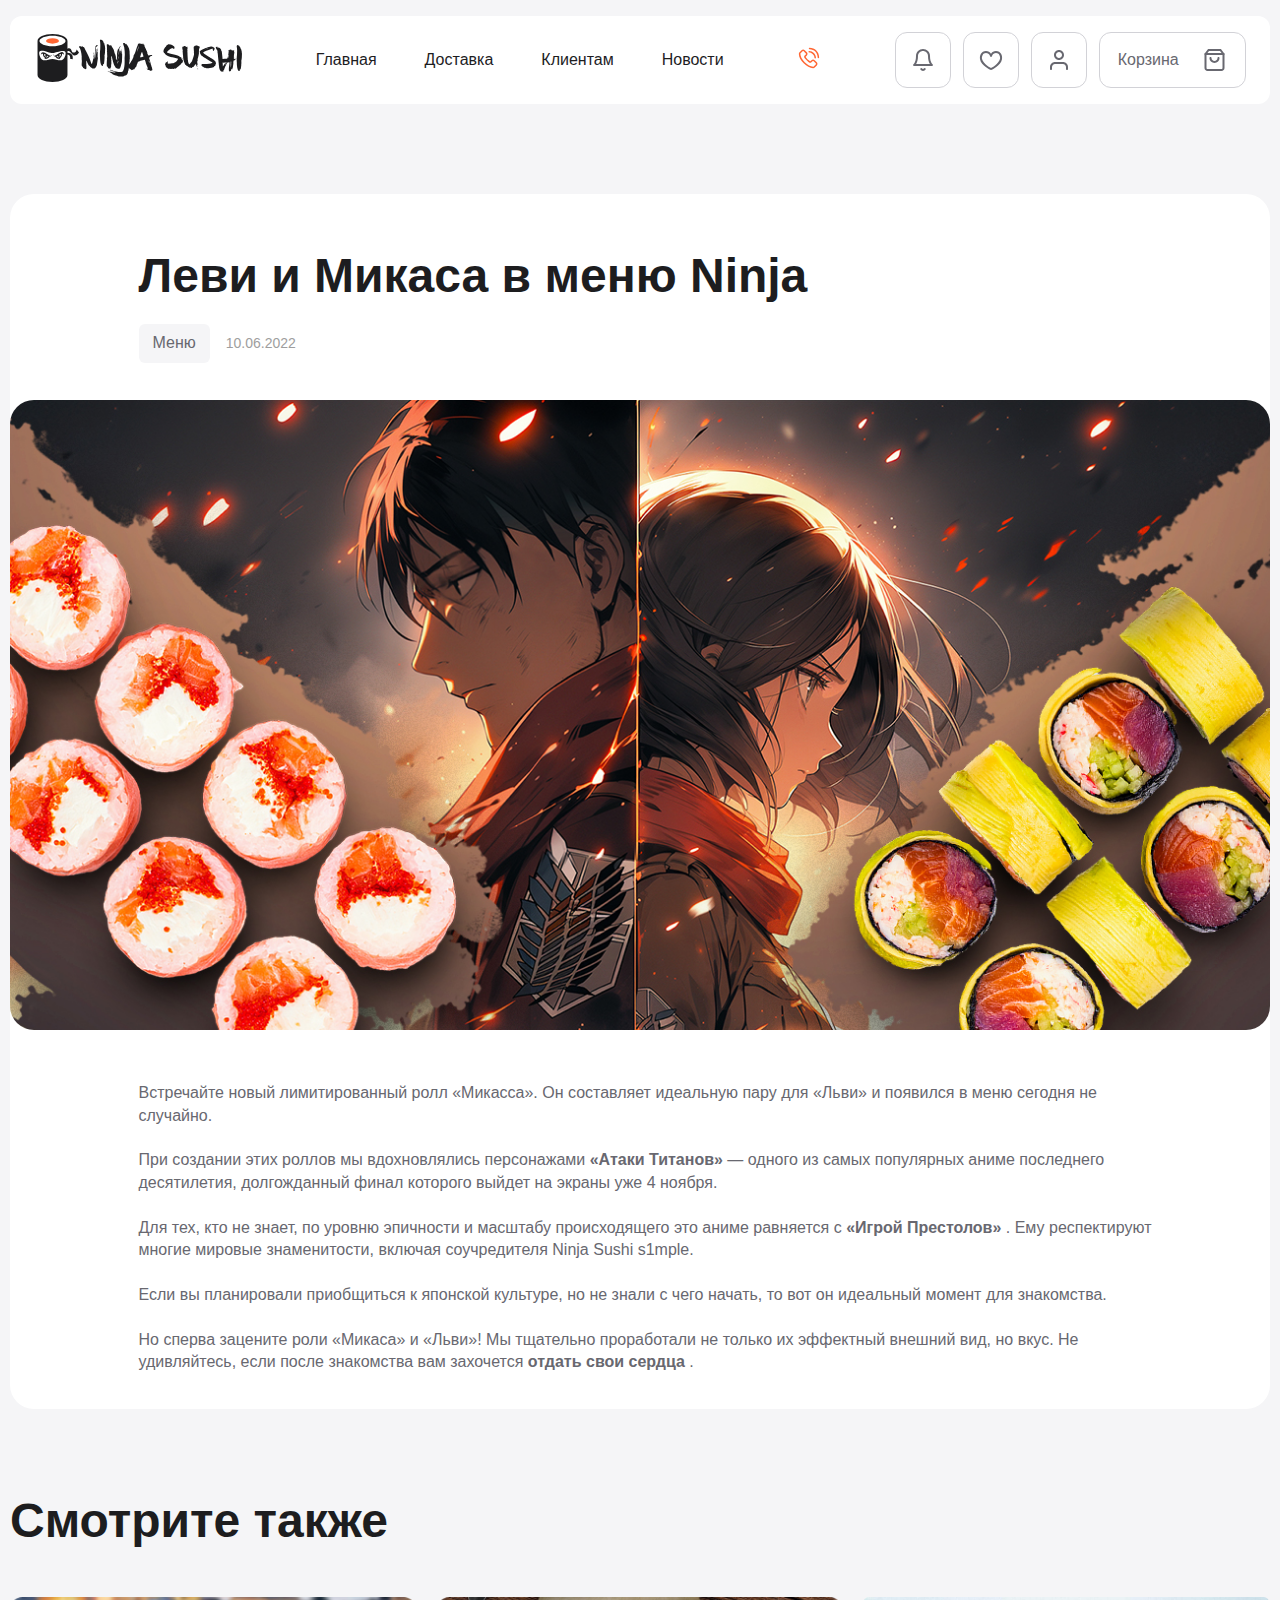
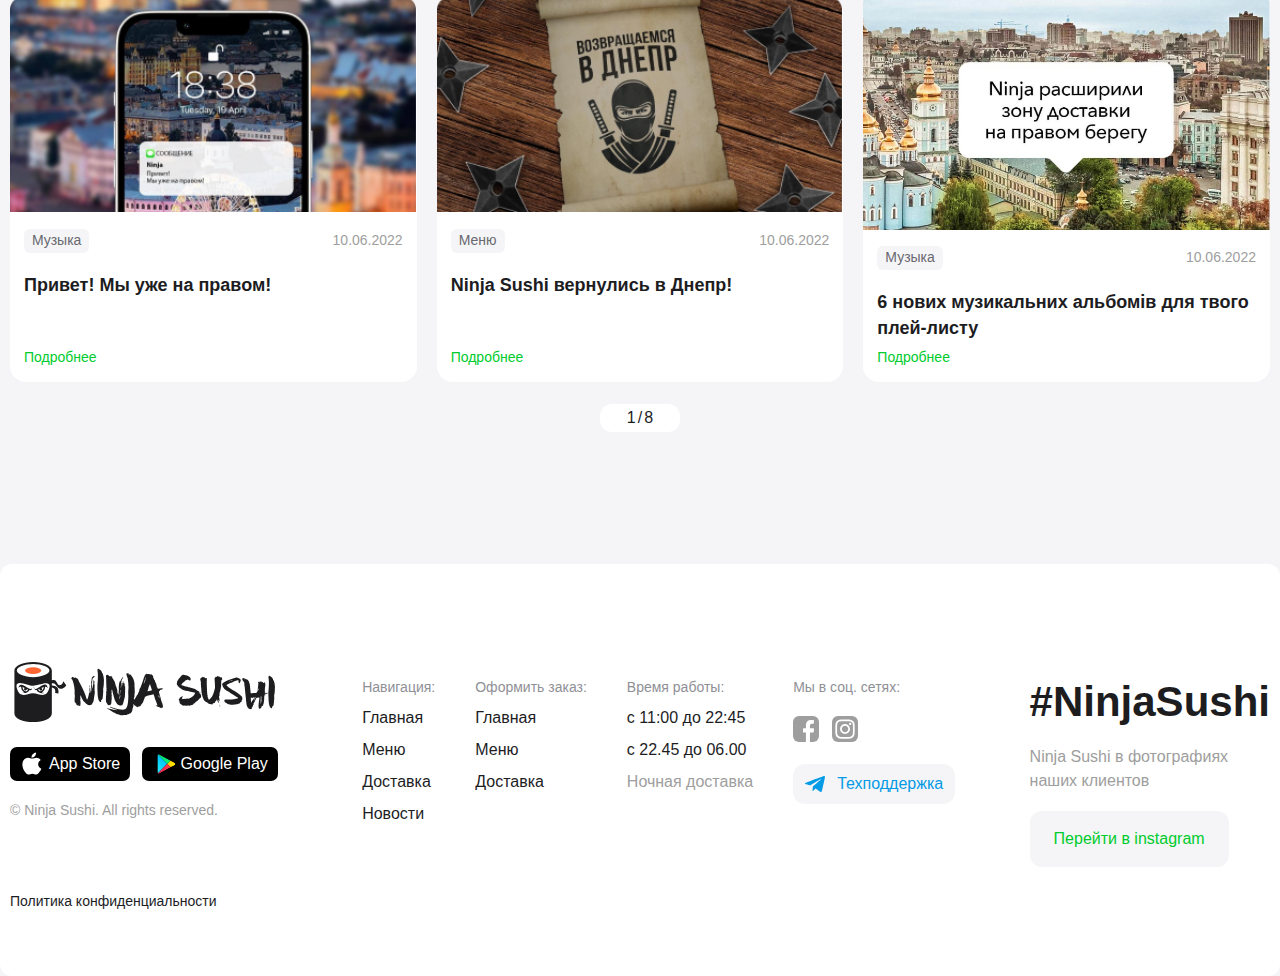
<file: ninja_separate_news.html>
<!DOCTYPE html>
<html lang="ru">
<head>
  <meta charset="UTF-8">
  <meta name="viewport" content="width=device-width, initial-scale=1.0">
  <title>Separate news</title>
  <link rel="stylesheet" href="https://cdn.jsdelivr.net/npm/swiper@11/swiper-bundle.min.css" />
  <link rel="stylesheet" href="css/style.css">
</head>
<body>
  <div class="wrapper">
    <header class="header">
      <div class="header__container _continer">
        <div class="header__body client-body">
          <div class="header__logo-container logo">
            <a href="#" class="logo__link">
              <ul class="logo__list">
                <li class="logo__item item-image">
                  <img src="images/header/logo/logo-mob.svg" alt="">
                </li>
                <li class="logo__item item-text">
                  <img src="images/header/logo/logo-text.svg" alt="">
                </li>
              </ul>
            </a>
          </div>
          <!-- /.header__logo-container -->
          <div class="header__country country">
            <ul class="country__list">
              <li class="country__item item-flag">
                <img src="images/header/country.svg" alt="country">
                <span class="country__link link-text">Украина</span>
              </li>
              <li class="country__item">
                <button class="country__link country-button">RU</button>
              </li>
            </ul>
            <!-- /.menu__list -->
          </div>
          <!-- /.header__country -->
          <nav class="header__menu menu">
            <ul class="menu__list">
              <li class="menu__item">
                <a href="index.html" class="menu__link">Главная</a>
              </li>
              <li class="menu__item">
                <a href="ninja_delivery.html" class="menu__link">Доставка</a>
              </li>
              <li class="menu__item">
                <a href="ninja_clients.html" class="menu__link">Клиентам</a>
              </li>
              <li class="menu__item">
                <a href="ninja_news_page.html" class="menu__link">Новости</a>
              </li>
            </ul>
            <!-- /.menu__list -->
          </nav>
          <!-- /.header__menu -->
          <div class="block">
            <div class="block__phone phone">
              <a href="tel:+38 097 699 34 38" class="phone__image">
                <img src="images/header/phone.svg" alt="phone svg">
              </a>
              <a href="tel:+38 097 699 34 38" class="menu__link phone-link">+38 097 699 34 38</a>
            </div>
          </div>
          <!-- /.block-->
          <div class="header__buttons buttons">
            <ul class="buttons__list">
              <li class="buttons__item">
                <button class="buttons__link small-buttons">
                  <img src="images/header/bell.svg" alt="bell">
                </button>
              </li>
              <li class="buttons__item liked-item">
                <button class="buttons__link small-buttons">
                  <img src="images/header/liked.svg" alt="liked goods">
                </button>
              </li>
              <li class="buttons__item profile">
                <button class="buttons__link small-buttons">
                  <img src="images/header/profile.svg" alt="user profile">
                </button>
              <li class="buttons__item shopping-cart">
                <button class="buttons__link buttons__link_large">
                  <span class="buttons__text">Корзина</span>
                  <img src="images/header/shopping-cart.svg" alt="shopping cart">
                </button>
              </li>
              <li class="buttons__item">
                <button class="header__burger burger">
                  <span class="burger__line"></span>
                  <span class="burger__line"></span>
                  <span class="burger__line"></span>
                </button>
              </li>
            </ul>
            <!-- /.menu__list -->
          </div>
          <!-- /.header__buttons -->
        </div>
        <!-- /.header-body -->
      </div>
      <!-- /.header__container -->
    </header>
    <!-- /.header -->

    <main class="main">

      <section class="main__main-topic main-topic">
        <div class="main-topic__container _continer">
          <div class="main-topic__body">
            <div class="main-topic__text-wrapper">
              <h2 class="main-topic__title">Леви и Микаса в меню Ninja</h2>
              <div class="info-block__category topic-category">
                <a href="#" class="info-block__category-name topic-category-link">Меню</a>
                <p class="nfo-block__category-time">
                  <time datetime="2022-06-10">10.06.2022</time>
                </p>
              </div>
            </div>
            <!-- /.main-topic__text-wrapper -->
            <div class="main-topic__image">
              <img src="images/separate_news_page/mikasa.jpg" alt="mikasa">
            </div>
            <div class="main-topic__text-wrapper">  
              <div class="main-topic__text">
                <p>
                  Встречайте новый лимитированный ролл «Микасса». Он составляет идеальную пару для «Льви» и появился в меню сегодня не
                  случайно.<br>
                  <br>
                  При создании этих роллов мы вдохновлялись персонажами <b>«Атаки Титанов»</b> — одного из самых популярных аниме последнего
                  десятилетия, долгожданный финал которого выйдет на экраны уже 4 ноября.<br>
                  <br>
                  Для тех, кто не знает, по уровню эпичности и масштабу происходящего это аниме равняется с <b>«Игрой Престолов»</b> . Ему
                  респектируют многие мировые знаменитости, включая соучредителя Ninja Sushi s1mple.<br>
                  <br>
                  Если вы планировали приобщиться к японской культуре, но не знали с чего начать, то вот он идеальный момент для
                  знакомства.<br>
                  <br>
                  Но сперва зацените роли «Микаса» и «Льви»! Мы тщательно проработали не только их эффектный внешний вид, но вкус. Не
                  удивляйтесь, если после знакомства вам захочется <b>отдать свои сердца</b> .<br>
                </p>
              </div>
            </div>
          </div>
          <!-- /.main-topic__body -->
        </div>
        <!-- /.main-topic__container -->
      </section>
      <!-- /.main__main-topic -->

      <section class="main__main-slider topic-slider">
        <div class="topic-slider__container _continer">
          <div class="topic-slider__title-cont">
            <h2 class="topic-slider__title">Смотрите также</h2>
          </div>
          <div class="swiper mySwiper">
            <div class="swiper-wrapper mySwiper-wrapper">
              <div class="swiper-slide mySlide">
                <article class="body-news__card">
                  <a href="ninja_separate_news.html" class="body-news__link-image">
                    <img src="images/news_page/news3.png" alt="news" class="body-news__image body-topic__image">
                  </a>
                  <div class="body-news__info info-block">
                    <div class="info-block__category">
                      <a href="#" class="info-block__category-name">Mузыка</a>
                      <p class="nfo-block__category-time">
                        <time datetime="2022-06-10">10.06.2022</time>
                      </p>
                    </div>
                    <div class="info-block__title">
                      Привет! Мы уже на правом!
                    </div>
                    <div class="info-block__link info-link">
                      <a href="ninja_separate_news.html" class="info-link__more">Подробнее</a>
                    </div>
                  </div>
                </article>
              </div>
              <div class="swiper-slide mySlide">
                <article class="body-news__card">
                  <a href="ninja_separate_news.html" class="body-news__link-image">
                    <img src="images/news_page/news4.png" alt="news" class="body-news__image">
                  </a>
                  <div class="body-news__info info-block">
                    <div class="info-block__category">
                      <a href="#" class="info-block__category-name">Меню</a>
                      <p class="nfo-block__category-time">
                        <time datetime="2022-06-10">10.06.2022</time>
                      </p>
                    </div>
                    <div class="info-block__title">
                      Ninja Sushi вернулись в Днепр!
                    </div>
                    <div class="info-block__link info-link">
                      <a href="ninja_separate_news.html" class="info-link__more">Подробнее</a>
                    </div>
                  </div>
                </article>
              </div>
              <div class="swiper-slide mySlide">
                <article class="body-news__card big-item1">
                  <a href="ninja_separate_news.html" class="body-news__link-image">
                    <img src="images/news_page/news1.png" alt="news" class="body-news__image">
                  </a>
                  <div class="body-news__info info-block">
                    <div class="info-block__category">
                      <a href="#" class="info-block__category-name">Музыка</a>
                      <p class="nfo-block__category-time">
                        <time datetime="2022-06-10">10.06.2022</time>
                      </p>
                    </div>
                    <div class="info-block__title">
                      6 нових музикальних альбомів для твого плей-листу
                    </div>
                    <div class="info-block__link info-link">
                      <a href="ninja_separate_news.html" class="info-link__more">Подробнее</a>
                    </div>
                  </div>
                </article>
              </div>
              <div class="swiper-slide mySlide">
                <article class="body-news__card big-item2">
                  <a href="ninja_separate_news.html" class="body-news__link-image">
                    <img src="images/news_page/news2.png" alt="news" class="body-news__image">
                  </a>
                  <div class="body-news__info info-block">
                    <div class="info-block__category">
                      <a href="#" class="info-block__category-name">Музыка</a>
                      <p class="nfo-block__category-time">
                        <time datetime="2022-06-10">10.06.2022</time>
                      </p>
                    </div>
                    <div class="info-block__title">
                      Ninja вернули лосось
                    </div>
                    <div class="info-block__link info-link">
                      <a href="ninja_separate_news.html" class="info-link__more">Подробнее</a>
                    </div>
                  </div>
                </article>
              </div>
              <div class="swiper-slide mySlide">
                <article class="body-news__card big-item1">
                  <a href="ninja_separate_news.html" class="body-news__link-image">
                    <img src="images/news_page/news1.png" alt="news" class="body-news__image">
                  </a>
                  <div class="body-news__info info-block">
                    <div class="info-block__category">
                      <a href="#" class="info-block__category-name">Музыка</a>
                      <p class="nfo-block__category-time">
                        <time datetime="2022-06-10">10.06.2022</time>
                      </p>
                    </div>
                    <div class="info-block__title">
                      6 нових музикальних альбомів для твого плей-листу
                    </div>
                    <div class="info-block__link info-link">
                      <a href="ninja_separate_news.html" class="info-link__more">Подробнее</a>
                    </div>
                  </div>
                </article>
              </div>
              <div class="swiper-slide mySlide">
                <article class="body-news__card big-item2">
                  <a href="ninja_separate_news.html" class="body-news__link-image">
                    <img src="images/news_page/news2.png" alt="news" class="body-news__image">
                  </a>
                  <div class="body-news__info info-block">
                    <div class="info-block__category">
                      <a href="#" class="info-block__category-name">Музыка</a>
                      <p class="nfo-block__category-time">
                        <time datetime="2022-06-10">10.06.2022</time>
                      </p>
                    </div>
                    <div class="info-block__title">
                      Ninja вернули лосось
                    </div>
                    <div class="info-block__link info-link">
                      <a href="ninja_separate_news.html" class="info-link__more">Подробнее</a>
                    </div>
                  </div>
                </article>
              </div>
              <div class="swiper-slide mySlide">
                <article class="body-news__card big-item1">
                  <a href="ninja_separate_news.html" class="body-news__link-image">
                    <img src="images/news_page/news1.png" alt="news" class="body-news__image">
                  </a>
                  <div class="body-news__info info-block">
                    <div class="info-block__category">
                      <a href="#" class="info-block__category-name">Музыка</a>
                      <p class="nfo-block__category-time">
                        <time datetime="2022-06-10">10.06.2022</time>
                      </p>
                    </div>
                    <div class="info-block__title">
                      6 нових музикальних альбомів для твого плей-листу
                    </div>
                    <div class="info-block__link info-link">
                      <a href="ninja_separate_news.html" class="info-link__more">Подробнее</a>
                    </div>
                  </div>
                </article>
              </div>
              <div class="swiper-slide mySlide">
                <article class="body-news__card big-item2">
                  <a href="ninja_separate_news.html" class="body-news__link-image">
                    <img src="images/news_page/news2.png" alt="news" class="body-news__image">
                  </a>
                  <div class="body-news__info info-block">
                    <div class="info-block__category">
                      <a href="#" class="info-block__category-name">Музыка</a>
                      <p class="nfo-block__category-time">
                        <time datetime="2022-06-10">10.06.2022</time>
                      </p>
                    </div>
                    <div class="info-block__title">
                      Ninja вернули лосось
                    </div>
                    <div class="info-block__link info-link">
                      <a href="ninja_separate_news.html" class="info-link__more">Подробнее</a>
                    </div>
                  </div>
                </article>
              </div>
            </div>
            <!-- <div class="swiper-button-next gray-button-next"></div>
            <div class="swiper-button-prev gray-button-prev"></div>
            <div class="swiper-pagination number-pagination"></div> -->
          </div>
          <div class="swiper-pagination number-pagination"></div>
        </div>
      </section>
      <!-- /.main__main-slider -->

    </main>
    <!-- /.main -->

    <footer class="footer">
      <div class="footer__container _continer">
        <div class="footer__ninja-app ninja-app">
          <ul class="ninja-app__list">
            <li class="ninja-app__item">
              <a href="#" class="ninja-app__link ninja-image">
                <img src="images/header/logo/logo-desk.svg" alt="logo">
              </a>
            </li>
            <li class="ninja-app__item item">
              <div class="item__links">
                <a href="https://apps.apple.com/ru/app/ninja-sushi/id1437544985" target="_blank"
                  class="ninja-app__link link-btn">
                  <img class="link-btn__image" src="images/footer/apple_icon.svg" alt="apple">
                  <span class="link-btn__text">App Store</span>
                </a>
                <a href="https://play.google.com/store/apps/details?id=com.ninjasushi.ninjasushi&hl=en_US" tar get="_blank"
                  class="ninja-app__link link-btn">
                  <img class="link-btn__image" src="images/footer/google_play_icon.svg" alt="apple">
                  <span class="link-btn__text">Google Play</span>
                </a>
              </div>
              <!-- /.item__links -->
            </li>
            <li class="ninja-app__item">
              <a href="#" class="ninja-app__link ninja-app__link_gray">
                © Ninja Sushi. All rights reserved.
              </a>
            </li>
          </ul>
          <a href="#" class="ninja-app__conf">
            Политика конфиденциальности
          </a>
        </div>
        <!-- /.footer__ninja-app -->
        <div class="footer__main-info main-info">
          <div class="main-info__body">
            <nav class="main-info__navigation navigate">
              <ul class="navigate__list">
                <li class="navigate__item heading">
                  <span class="heading__text">Навигация:</span>
                </li>
                <li class="navigate__item">
                  <a href="index.html" class="navigate__link">Главная</a>
                </li>
                <li class="navigate__item">
                  <a href="#" class="navigate__link">Меню</a>
                </li>
                <li class="navigate__item">
                  <a href="ninja_delivery.html" class="navigate__link">Доставка</a>
                </li>
                <li class="navigate__item">
                  <a href="ninja_news_page.html" class="navigate__link">Новости</a>
                </li>
              </ul>
            </nav>
            <!-- /.main-info__navigation -->
            <div class="main-info__contacts contacts">
              <ul class="contacts__list">
                <li class="contacts__item heading">
                  <span class="heading__text">Оформить заказ:</span>
                </li>
                <li class="contacts__item">
                  <a href="index.html" class="contacts__link">Главная</a>
                </li>
                <li class="contacts__item">
                  <a href="#" class="contacts__link">Меню</a>
                </li>
                <li class="contacts__item">
                  <a href="ninja_delivery.html" class="contacts__link">Доставка</a>
                </li>
              </ul>
            </div>
            <!-- /.main-info__contacts -->
            <div class="main-info__work-time work-time">
              <ul class="work-time__list">
                <li class="work-time__item heading">
                  <span class="heading__text">Время работы:</span>
                </li>
                <li class="work-time__item">
                  <a href="#" class="work-time__link">с 11:00 до 22:45</a>
                </li>
                <li class="work-time__item">
                  <a href="#" class="work-time__link">с 22.45 до 06.00</a>
                </li>
                <li class="work-time__item">
                  <a href="#" class="work-time__link work-time__link_gray">Ночная доставка</a>
                </li>
              </ul>
            </div>
            <!-- /.main-info__work-time -->
            <div class="main-info__socials socials">
              <ul class="socials__list">
                <li class="socials__item heading">
                  <span class="heading__text">Мы в соц. сетях:</span>
                </li>
                <li class="socials__item">
                  <a href="https://www.facebook.com/ninjafamilyofficial/" target="_blank" class="socials__link">
                    <img src="images/footer/facebook_icon.svg" alt="">
                  </a>
                  <a href="https://www.instagram.com/ninjasushiofficial/" target="_blank" class="socials__link">
                    <img src="images/footer/instagram_icon.svg" alt="">
                  </a>
                </li>
                <li class="socials__item item">
                  <a href="https://t.me/ninjasushi" target="_blank" class="socials__link socials__link_gray">
                    <img src="images/footer/telegram_icon.svg" alt="">
                    <span class="socials__link_gray-text">Техподдержка</span>
                  </a>
                </li>
              </ul>
            </div>
            <!-- /.main-info__socials -->
          </div>
          <!-- /.main-info__body -->
        </div>
        <!-- /.footer__main-info -->
        <div class="footer__additional-info additional-info">
          <ul class="additional-info__list">
            <li class="additional-info__item">
              <a href="https://www.instagram.com/ninjasushiofficial/" terget="_blank"
                class="additional-info__link additional-info__link_large">
                #NinjaSushi
              </a>
            </li>
            <li class="additional-info__item">
              <a href="#" class="additional-info__link additional-info__link_gray">
                Ninja Sushi в фотографиях<br>наших клиентов
              </a>
            </li>
            <li class="additional-info__item">
              <a href="https://www.instagram.com/ninjasushiofficial/" target="_blank"
                class="additional-info__link additional-info__link_green">
                Перейти в instagram
              </a>
            </li>
          </ul>
        </div>
        <!-- /.footer__additional-info -->
      </div>
      <!-- /.footer__container -->
    </footer>
    <!-- /.footer -->
  </div>
  <!-- /.wrapper -->
  <script src="https://cdn.jsdelivr.net/npm/swiper@11/swiper-bundle.min.js"></script>
  <script src="js/script.js"></script>
</body>
</html>
</file>
<file: css/style.css>
@import 'normalize.css';
@import 'default.css';
@import 'index.css';
@import 'news_page.css';
@import 'delivery.css';
@import 'clients.css';
@import 'category.css';
@import 'separate_news.css';
@import 'food.css';
</file>
